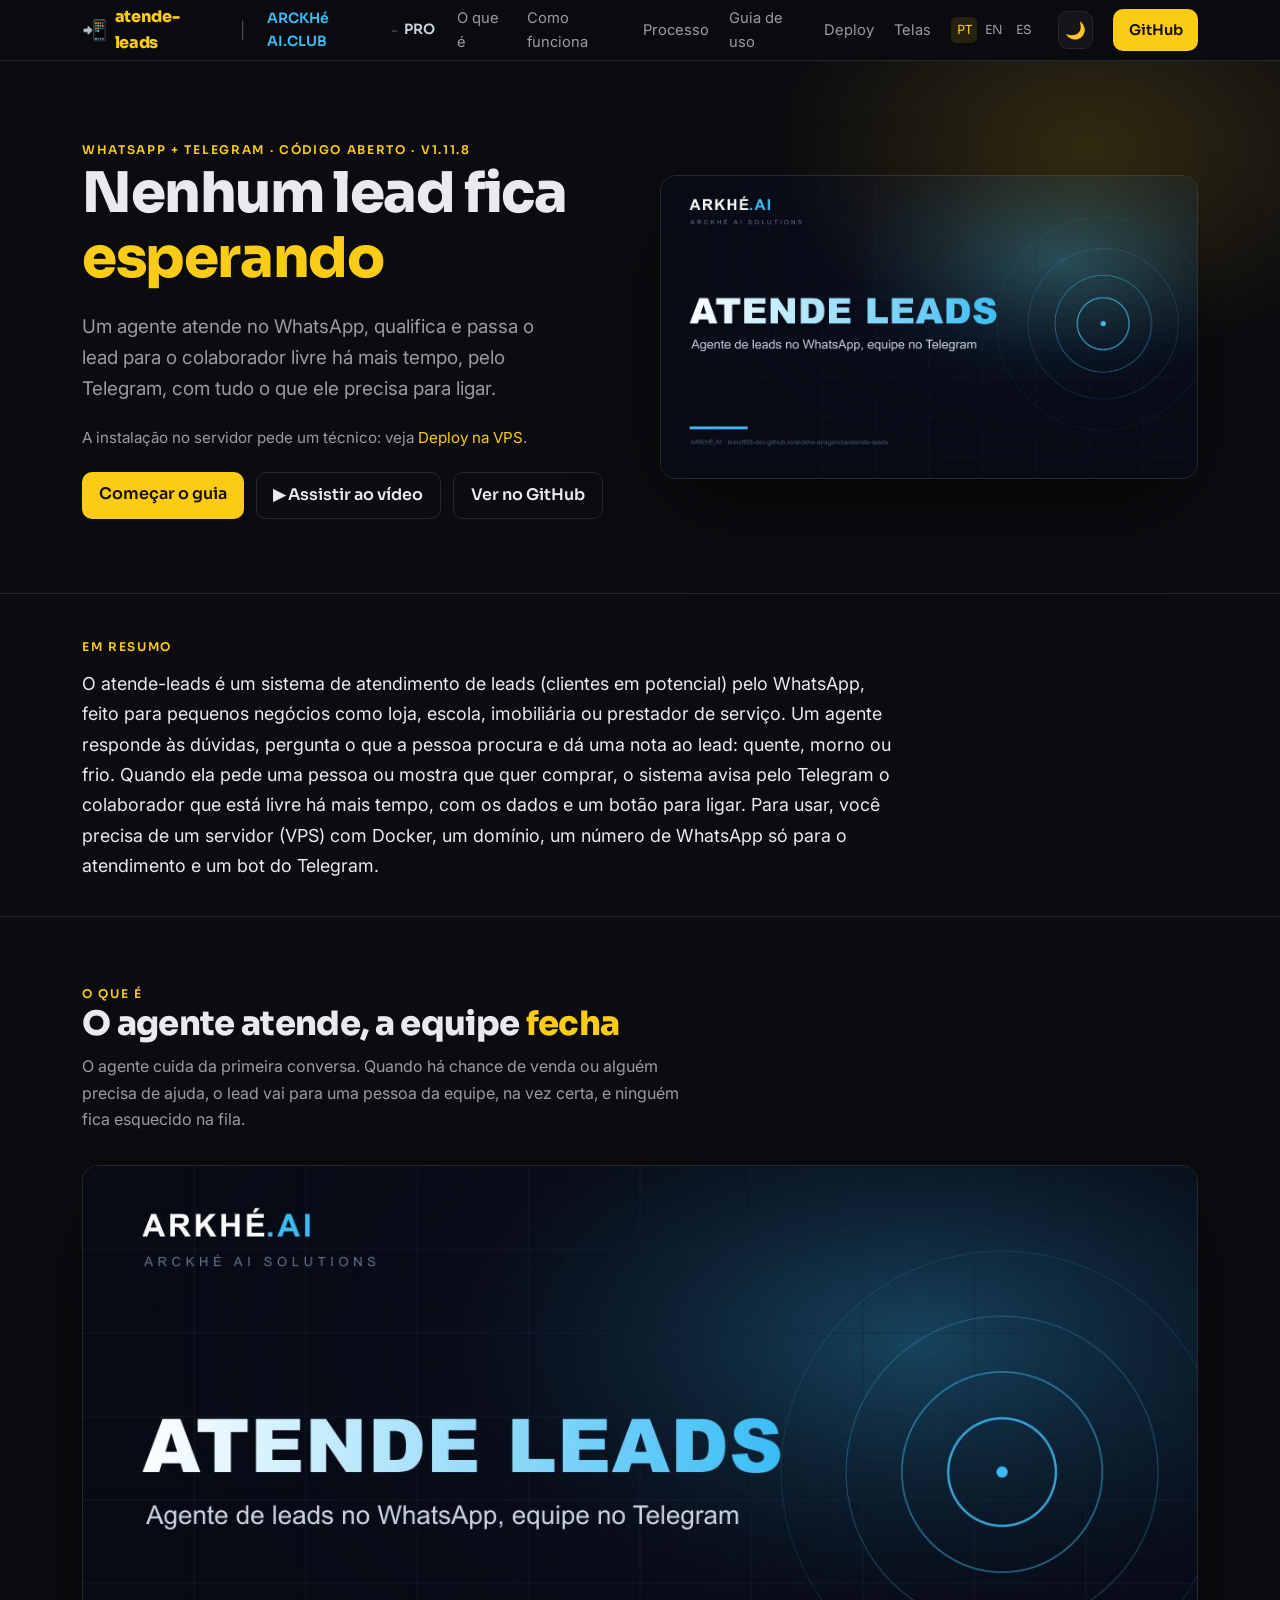
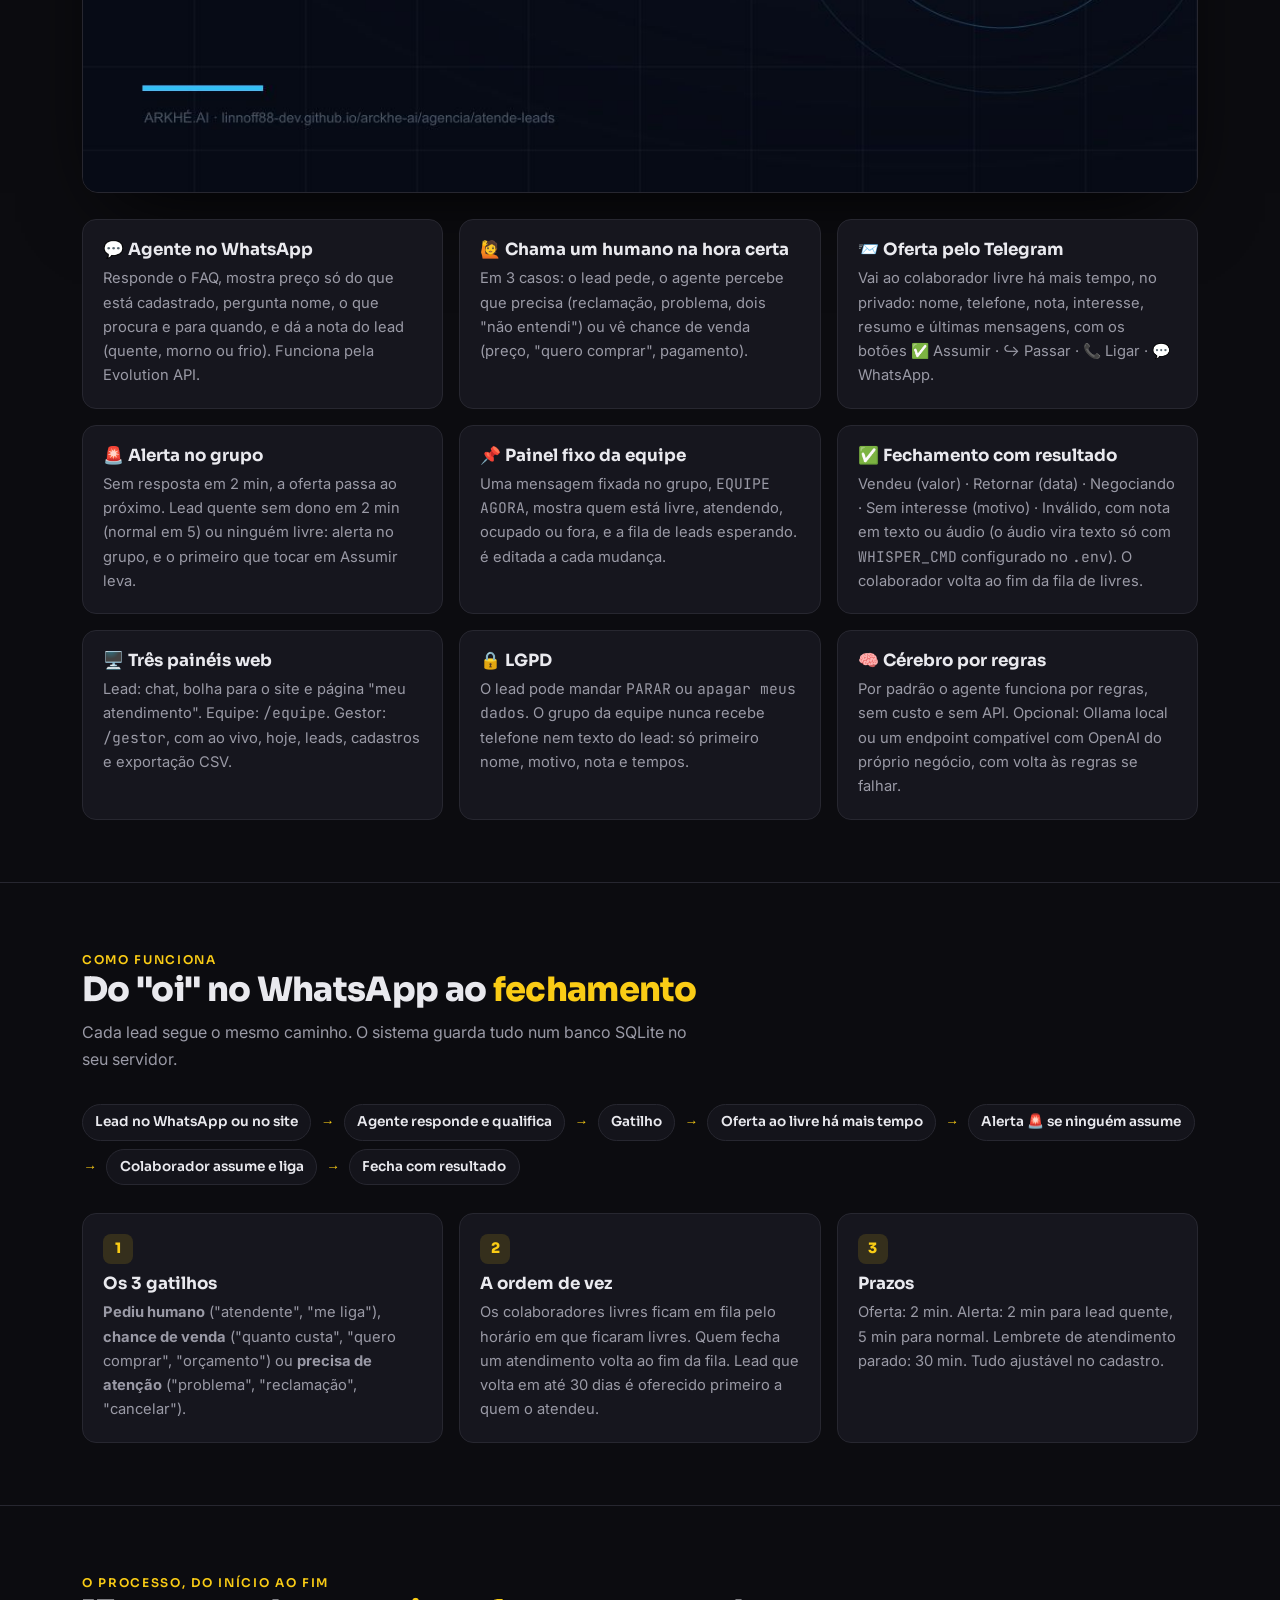
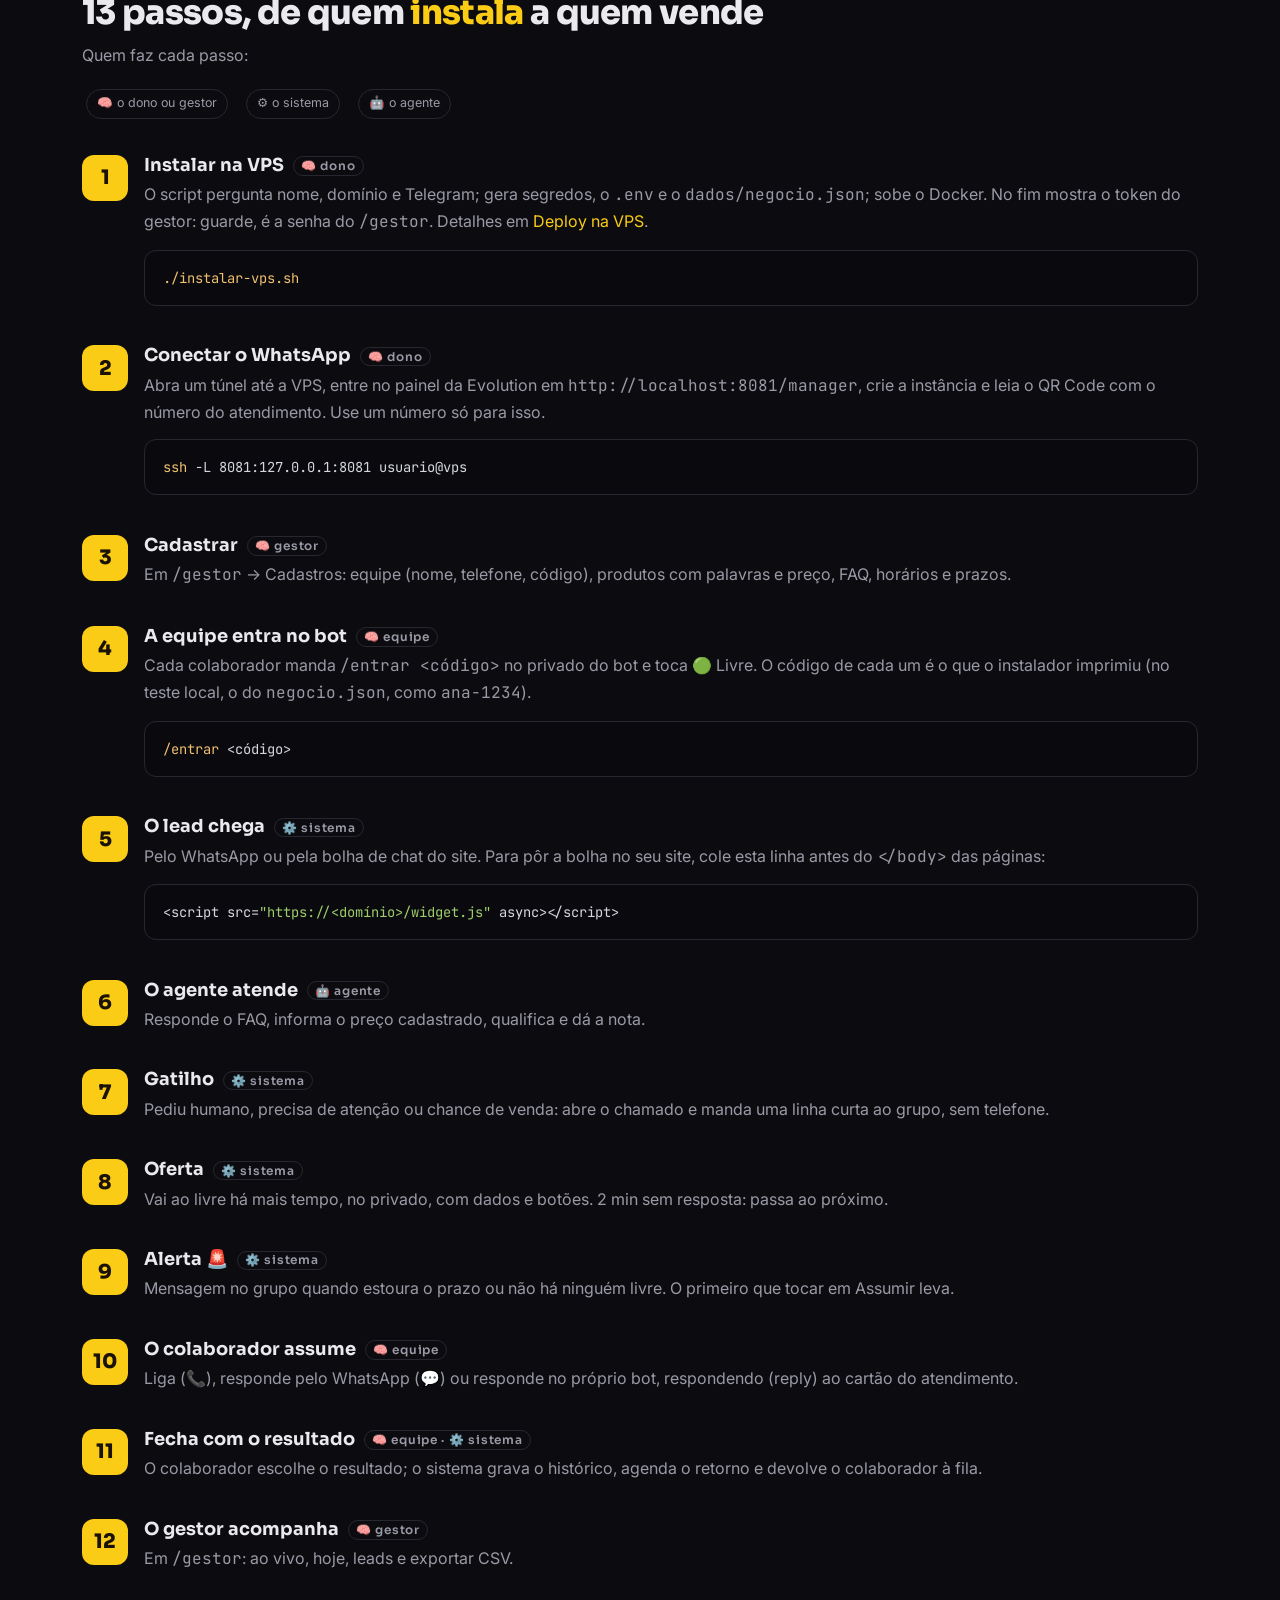
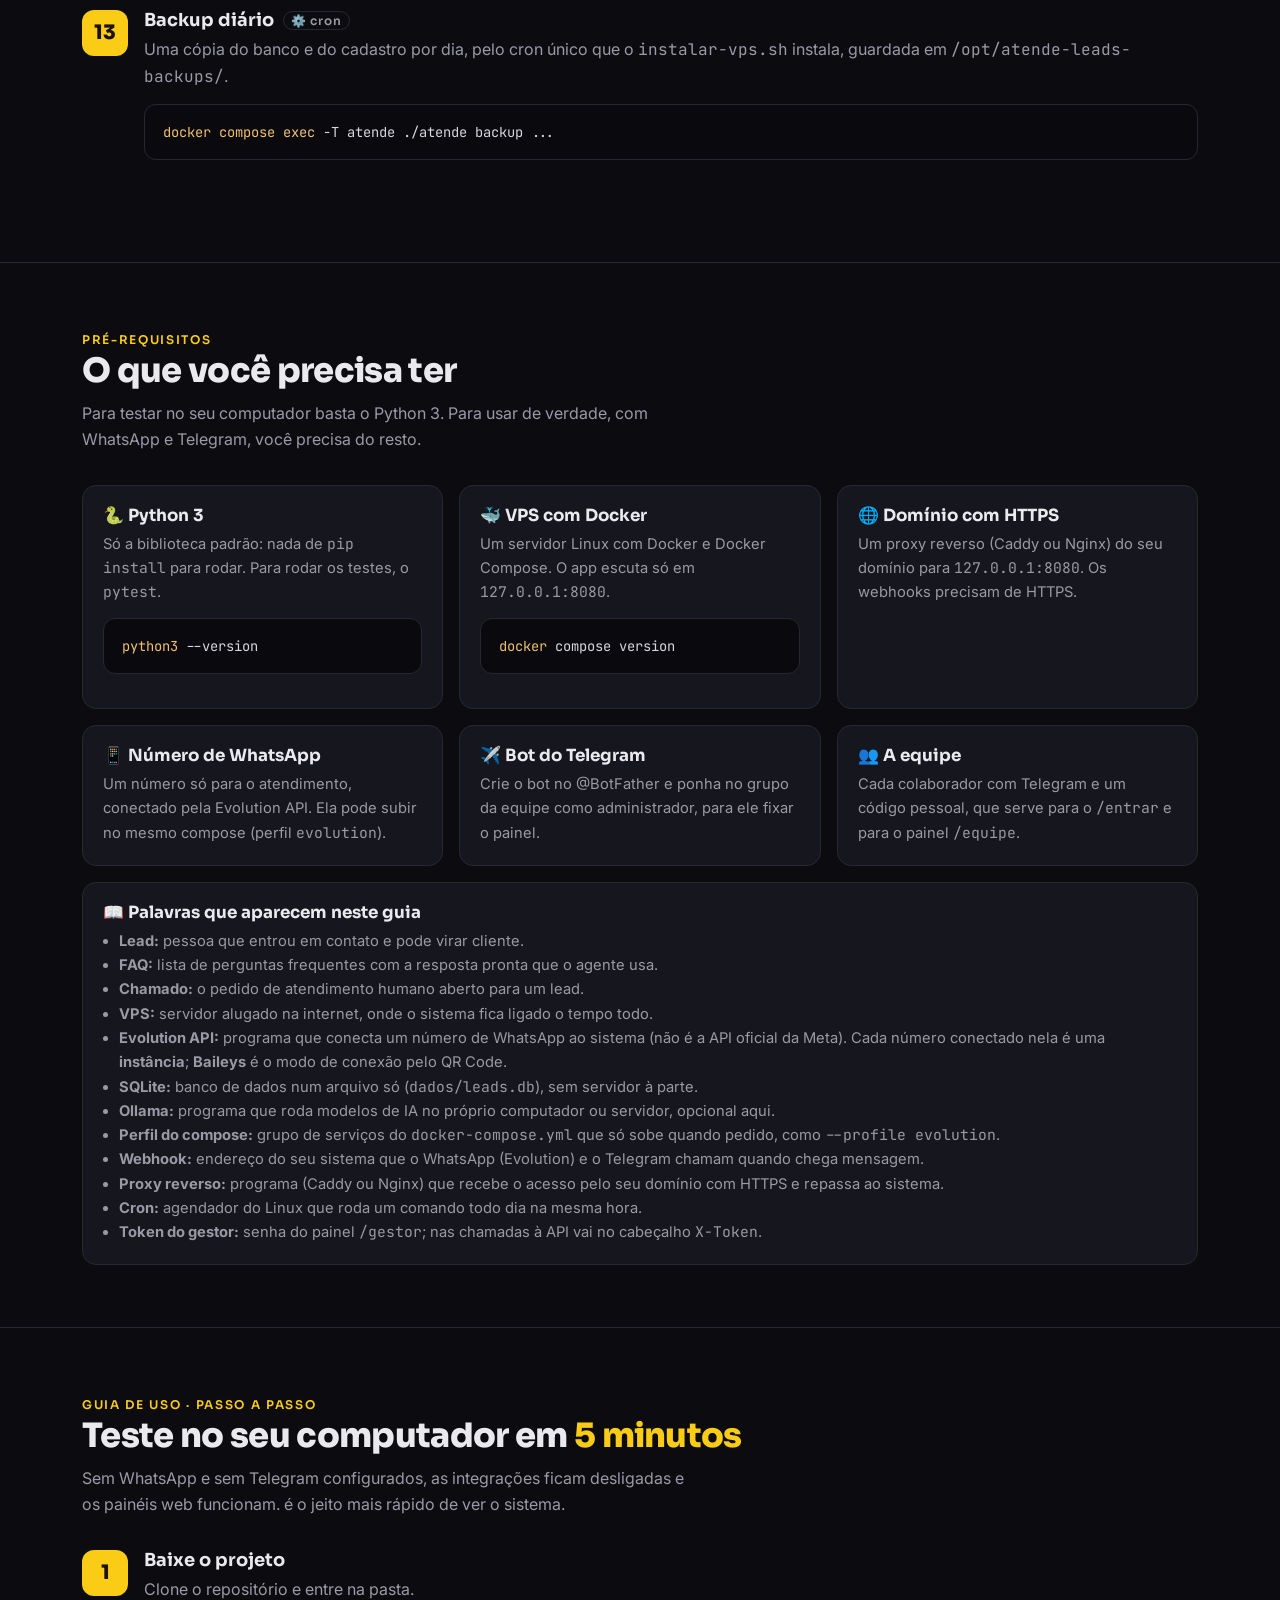
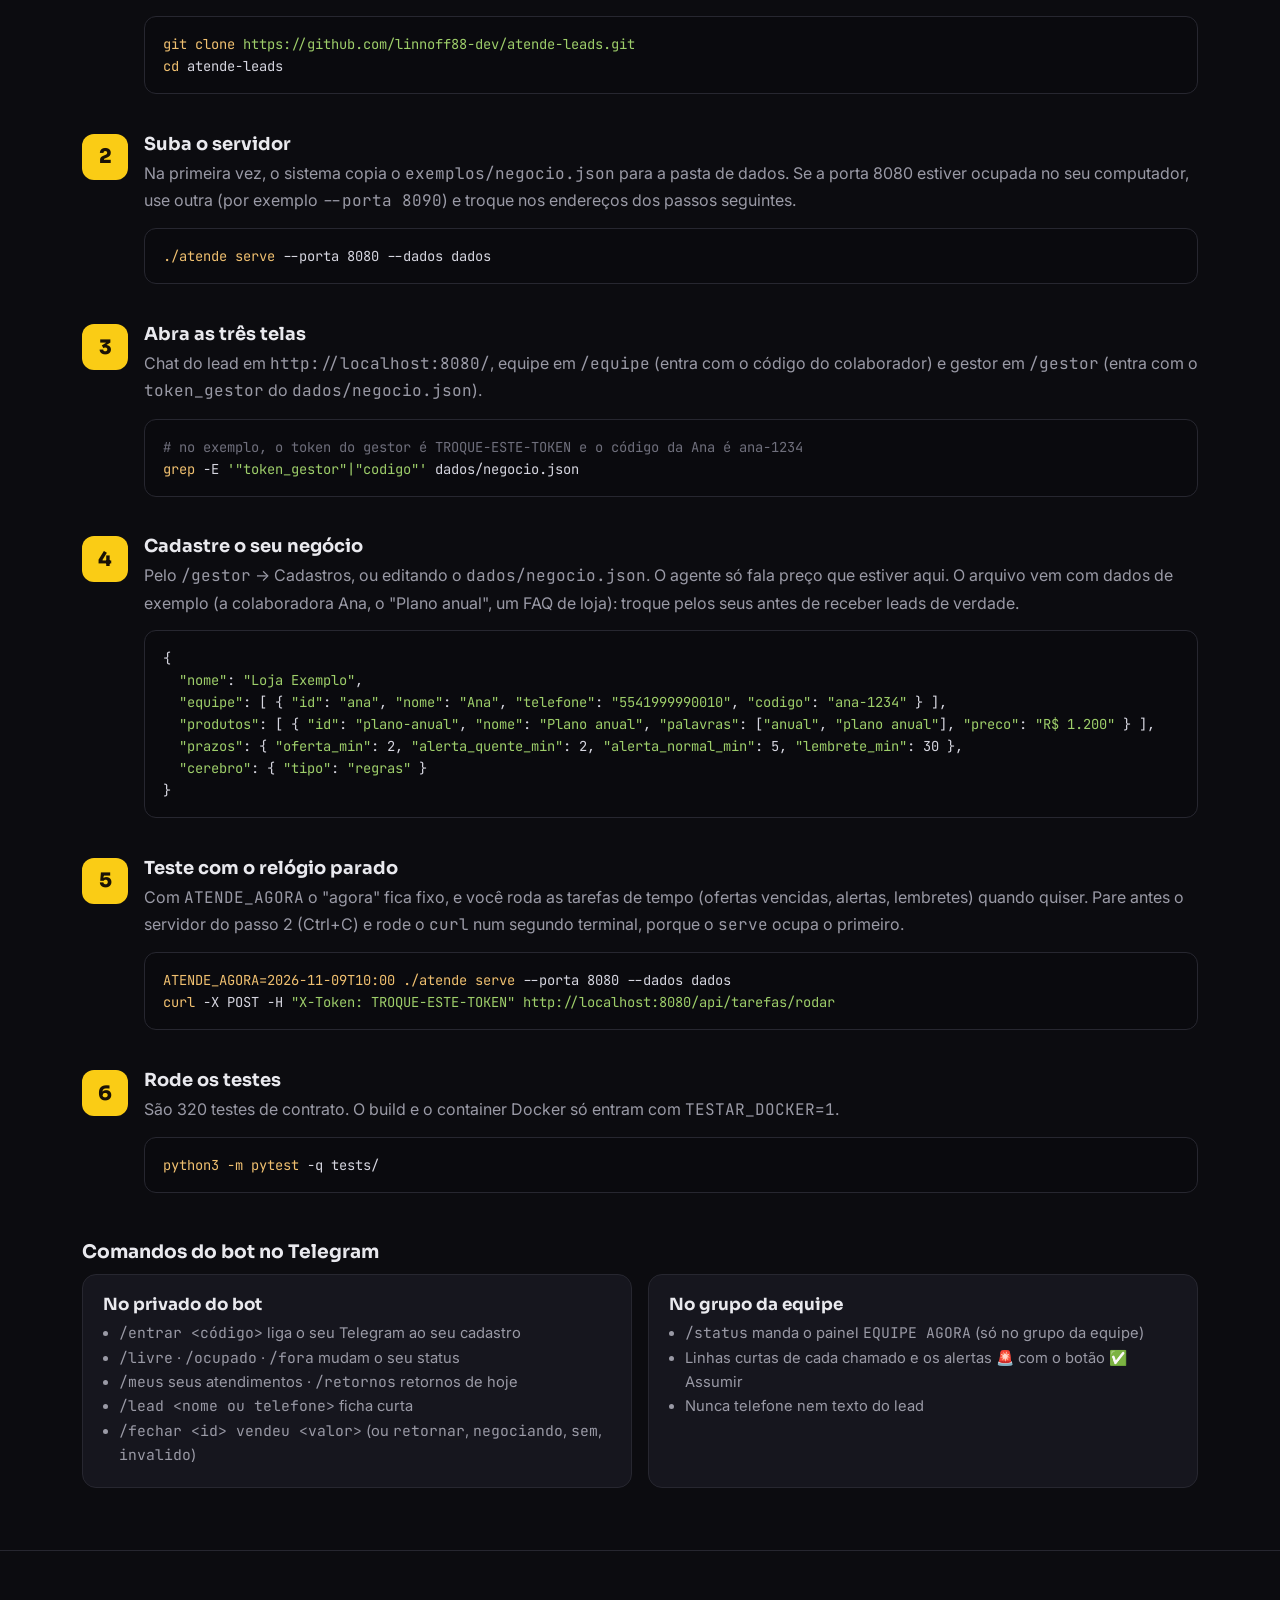
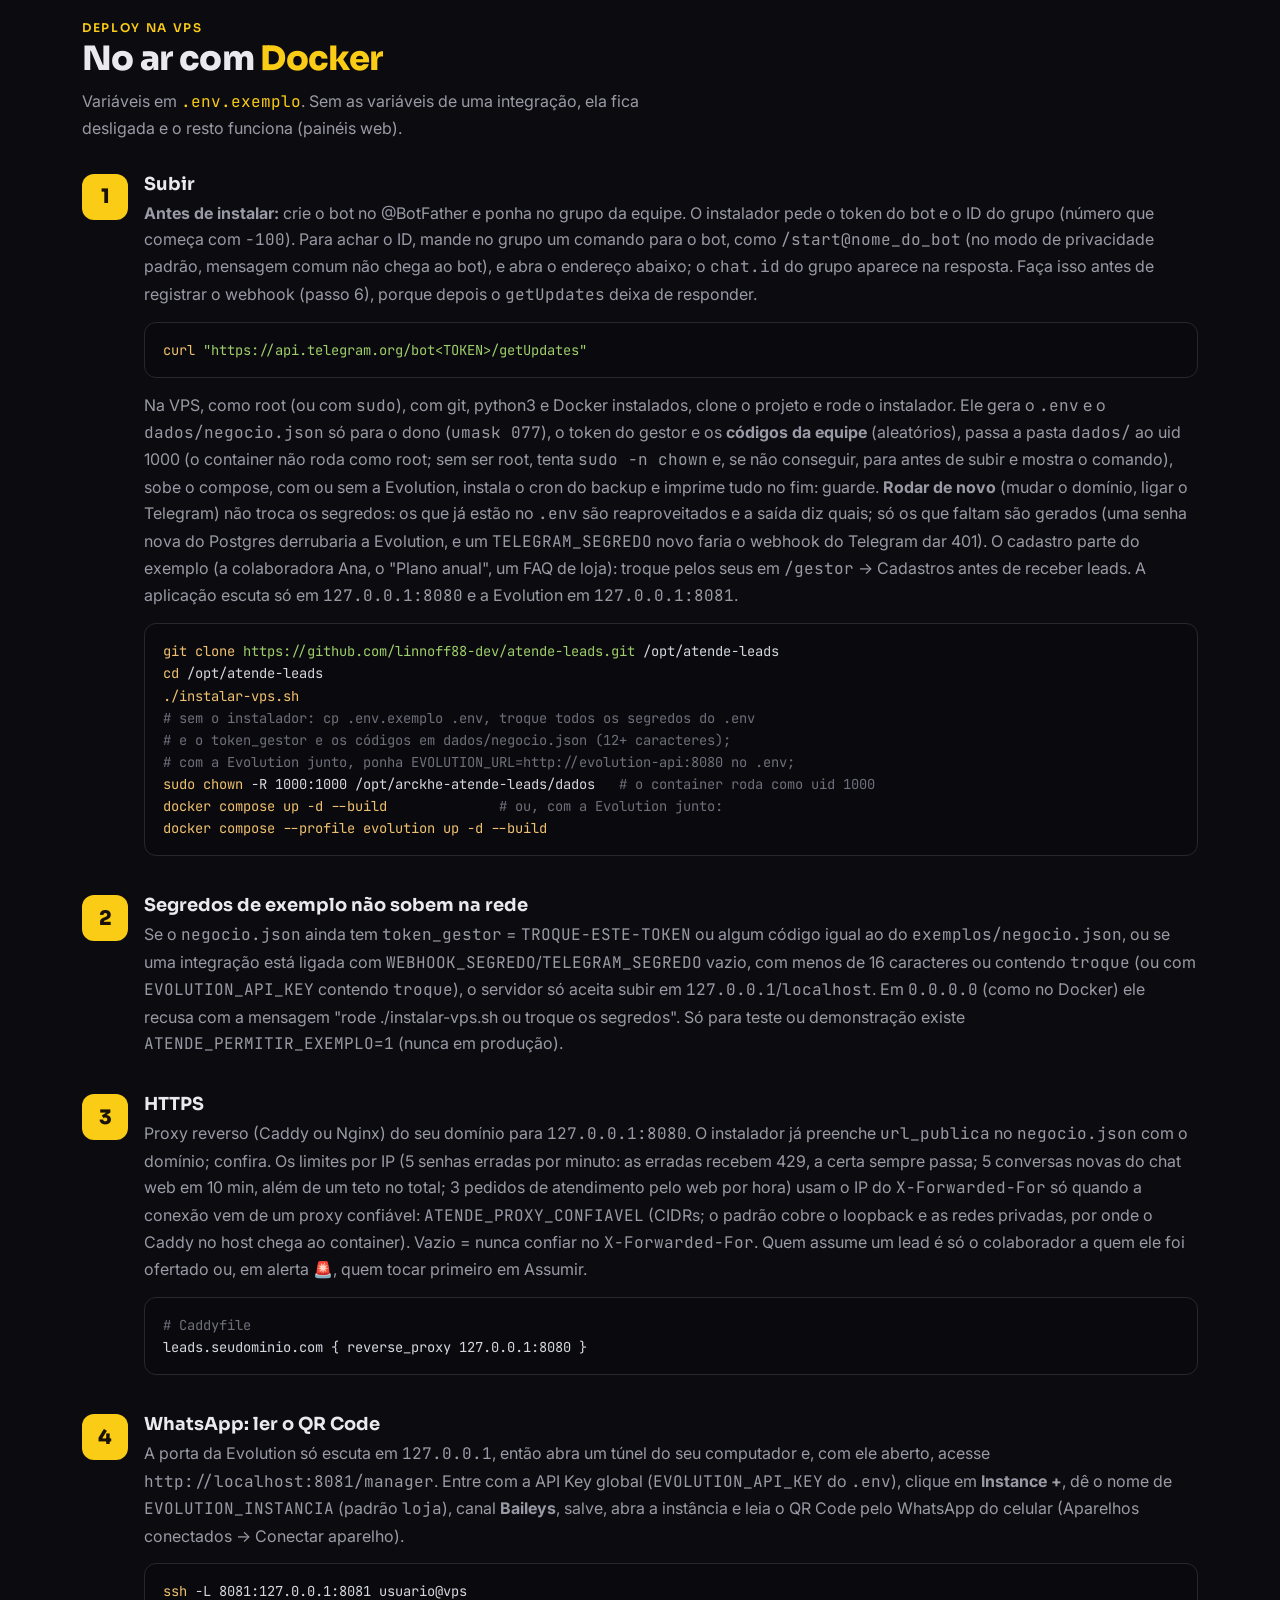
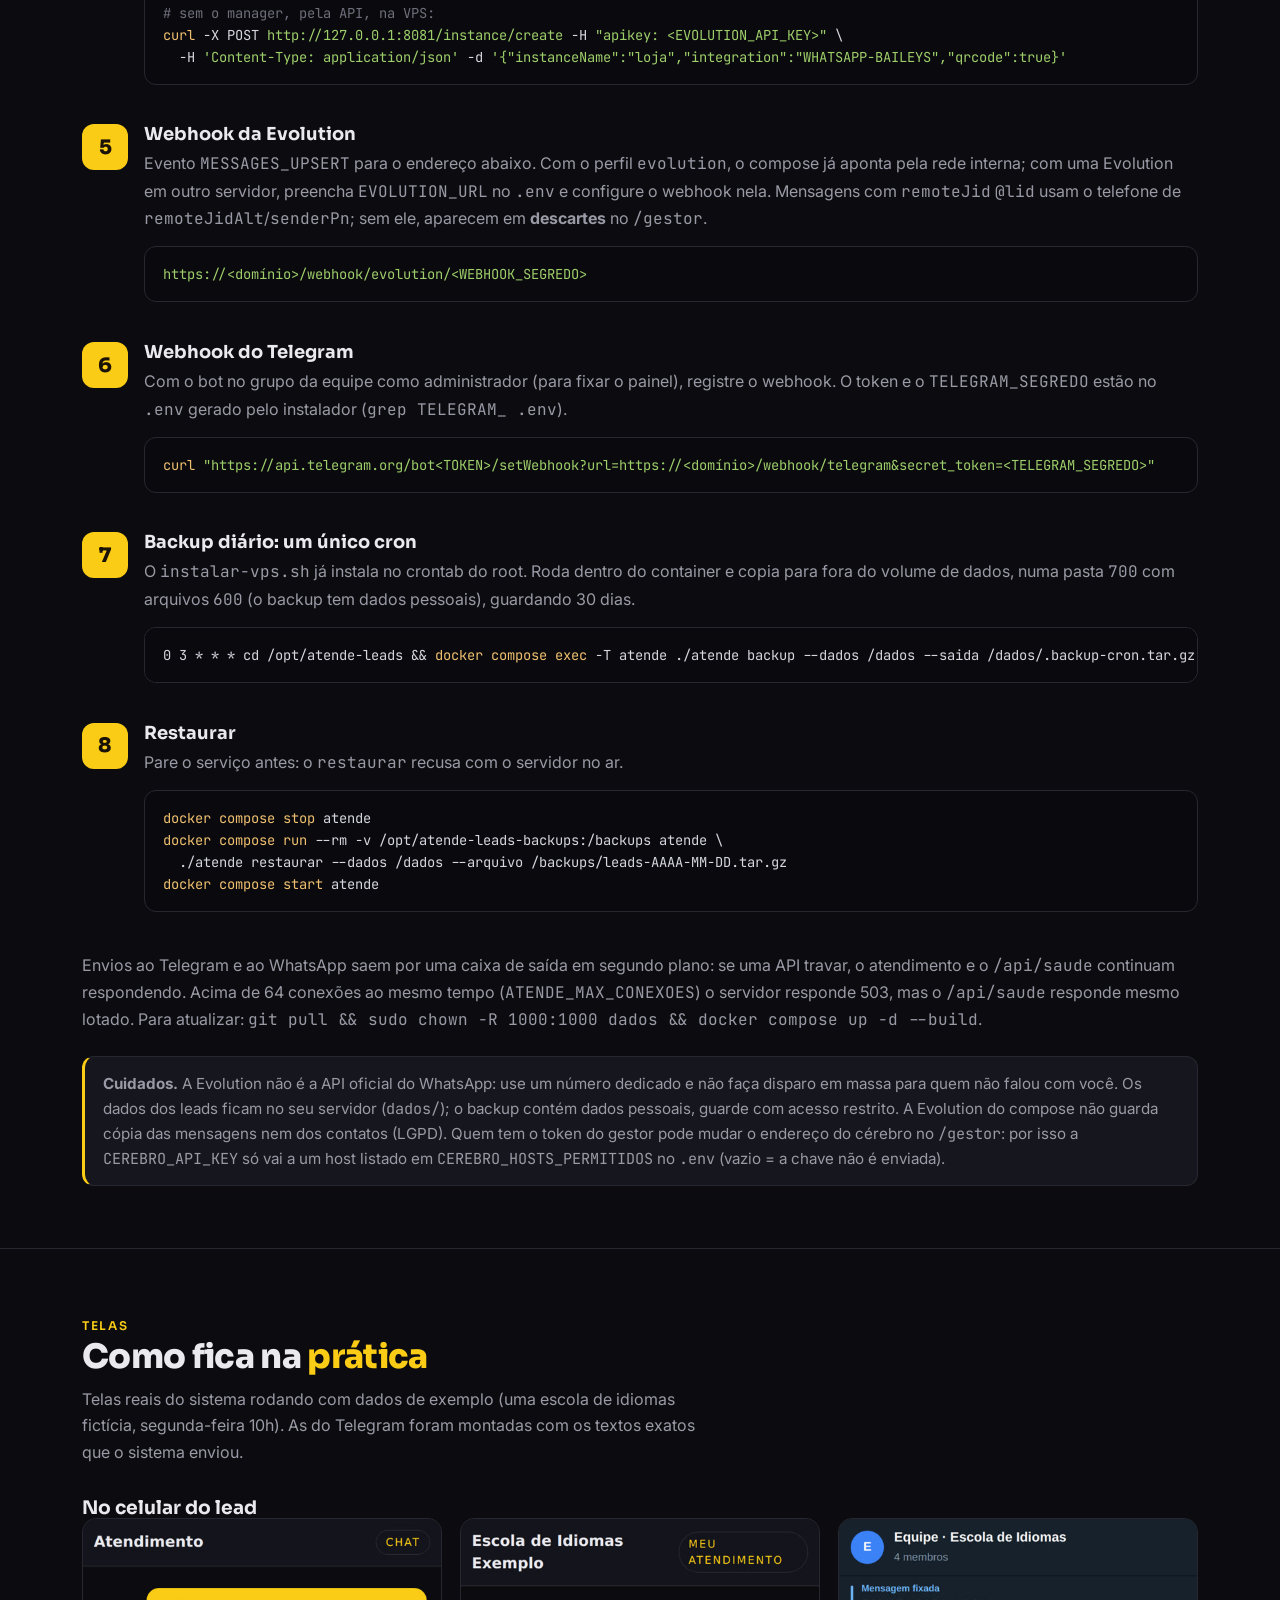
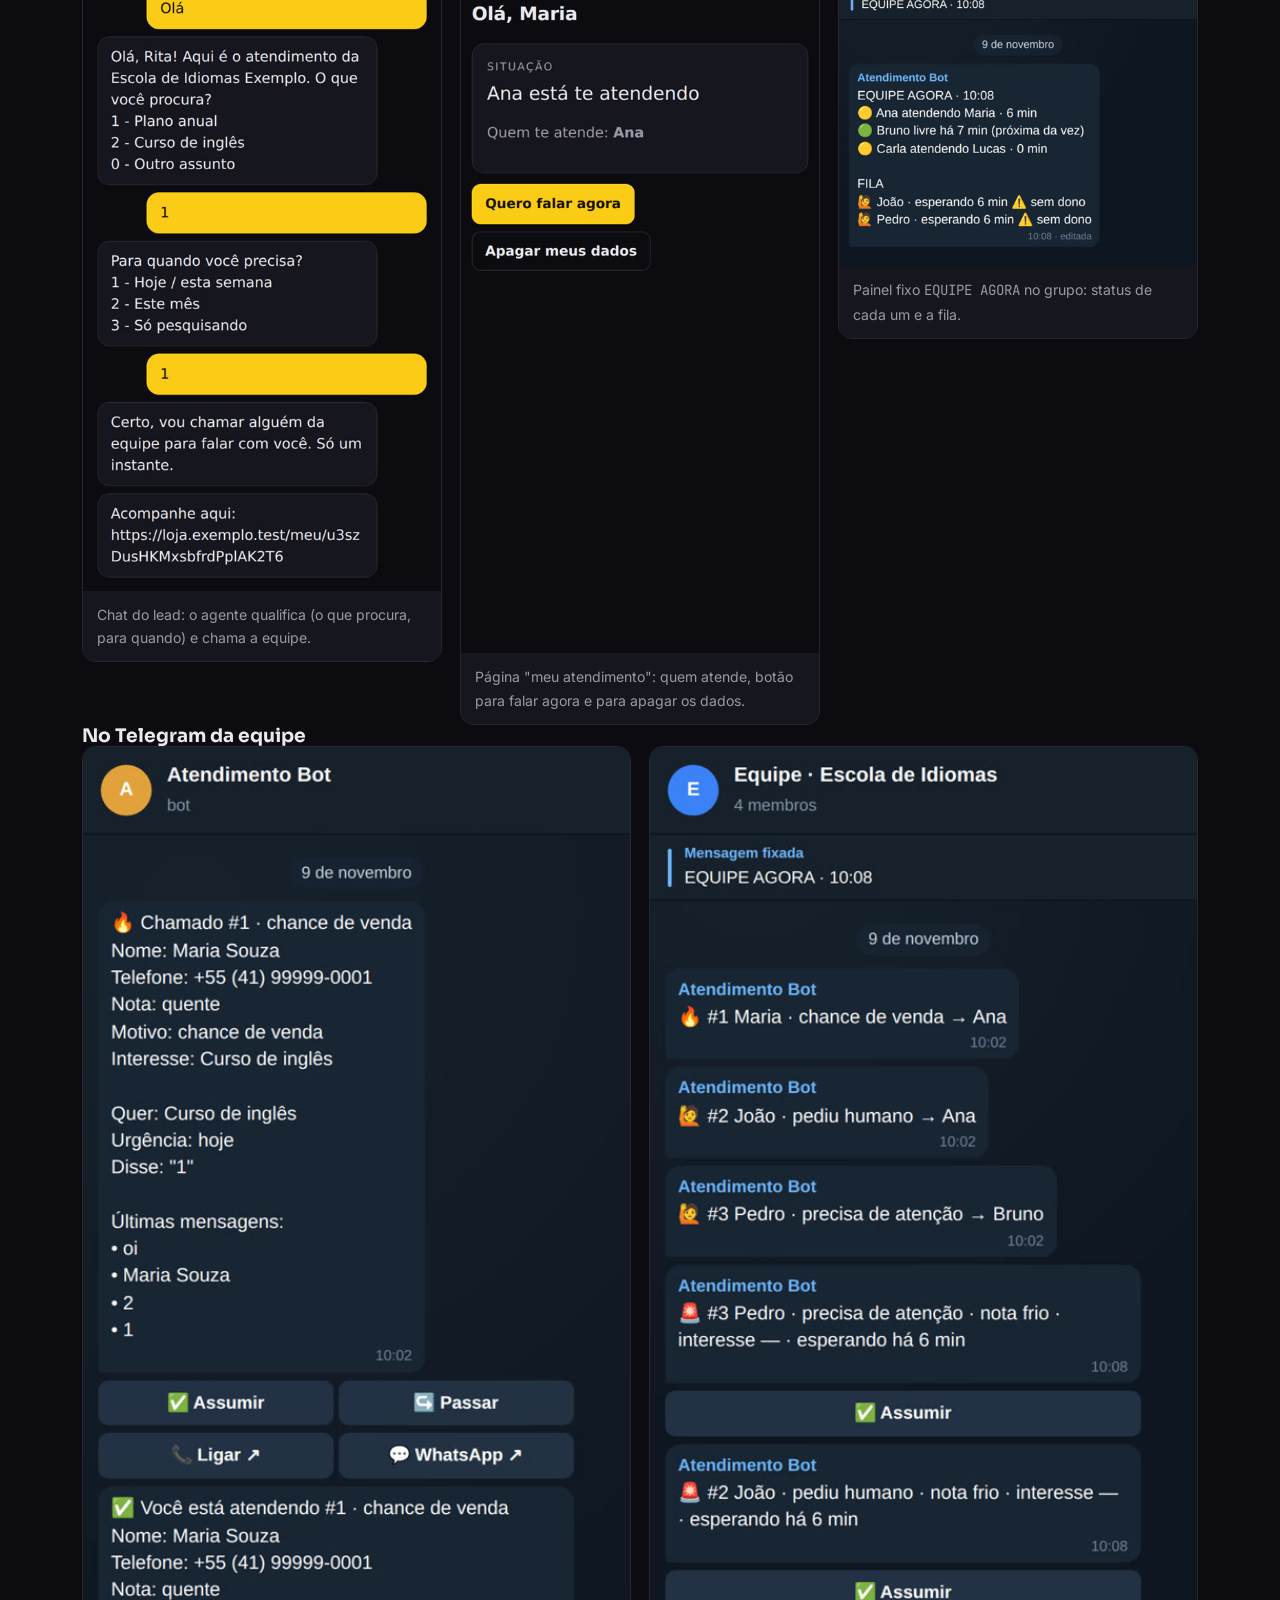
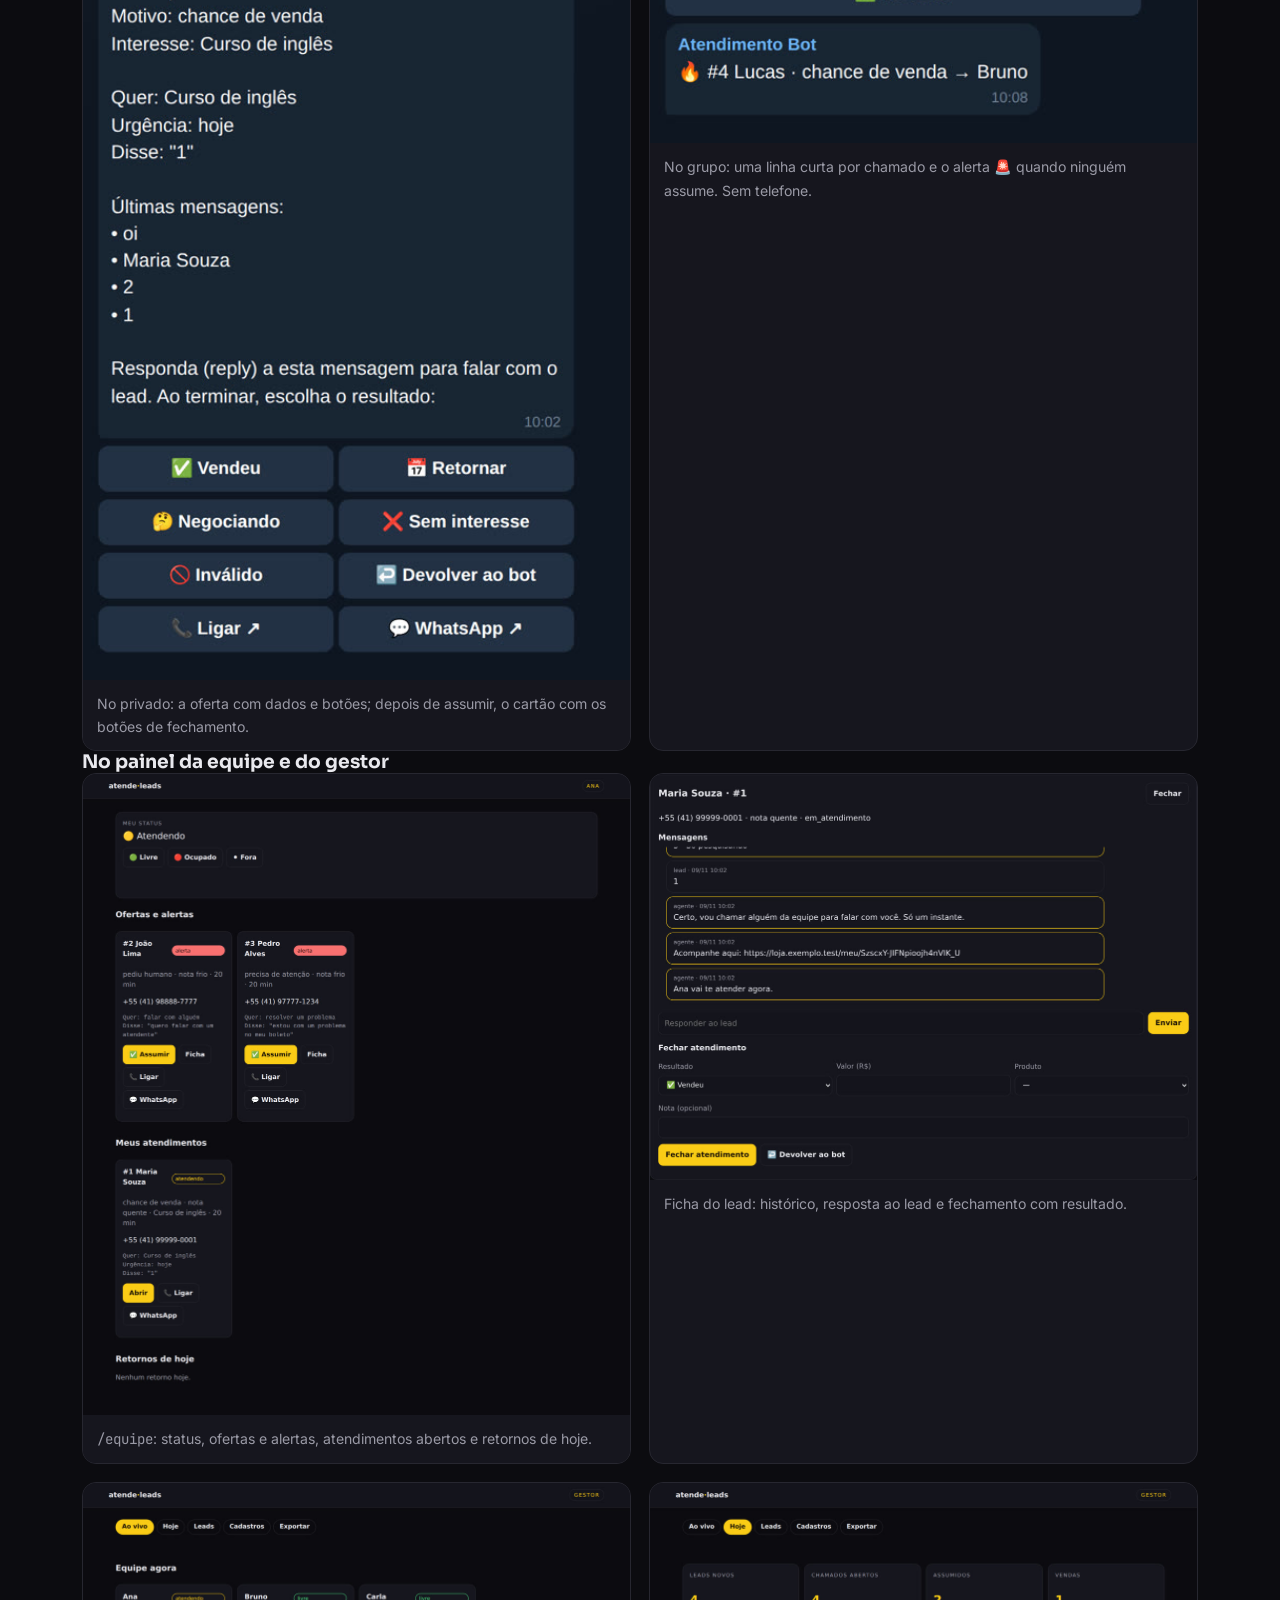
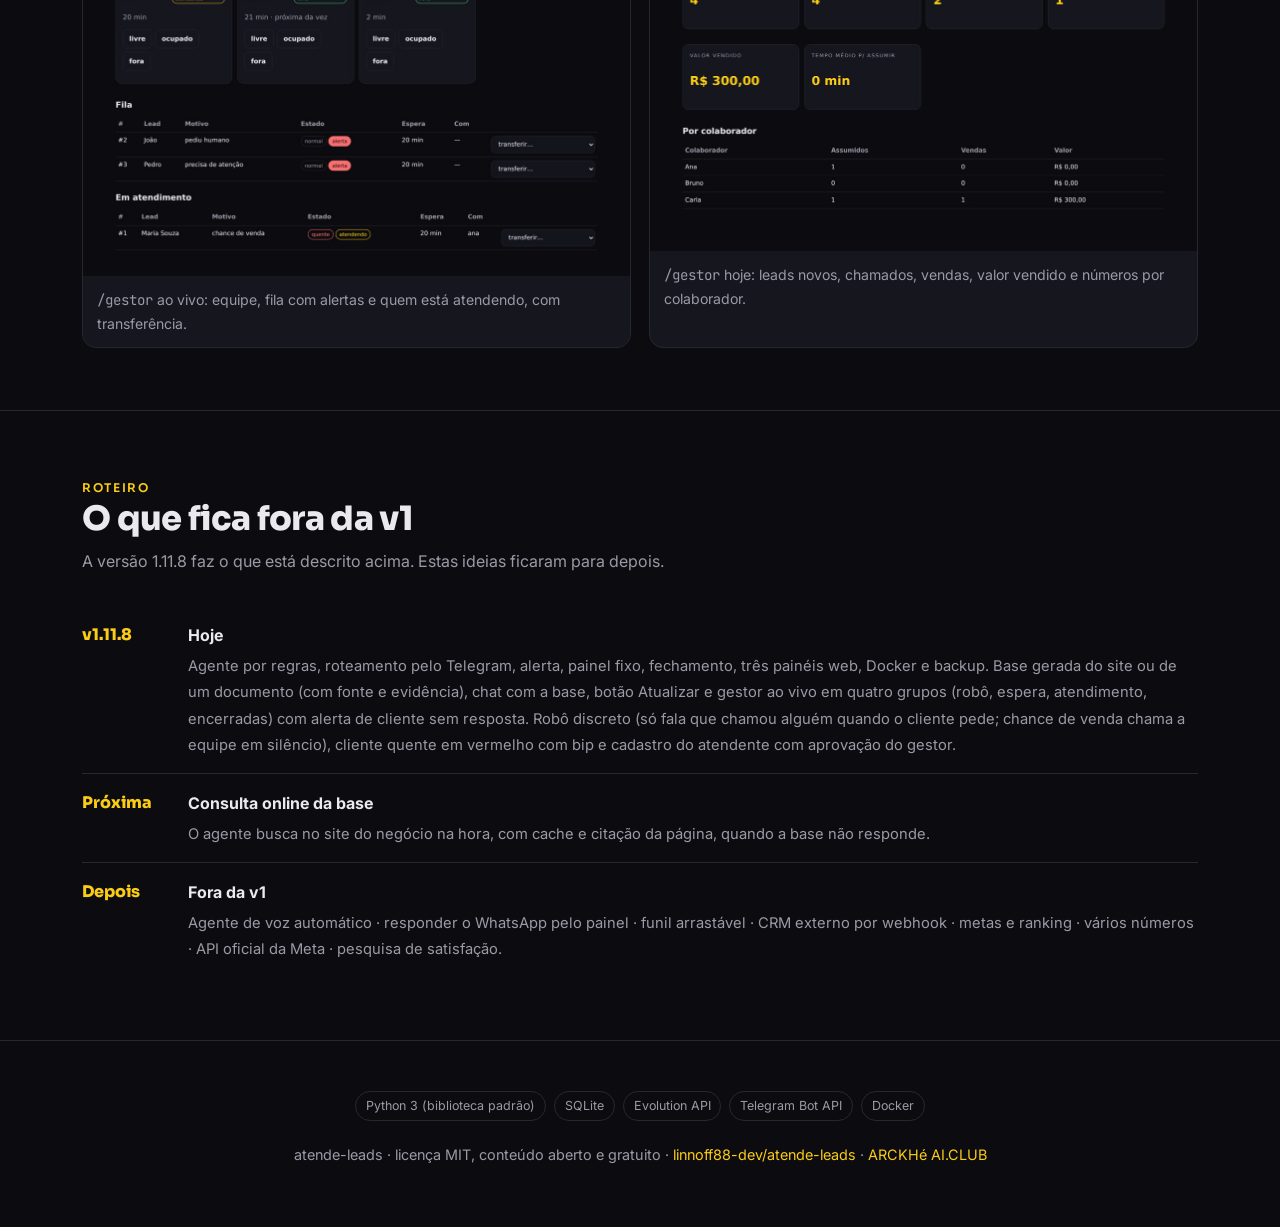
<file: guia/index.html>
<!DOCTYPE html>
<html lang="pt-BR">
<head>
<link rel="icon" href="/capa/favicon.ico" type="image/x-icon">
<meta charset="utf-8">
<meta name="viewport" content="width=device-width, initial-scale=1">
<title>atende-leads — o lead do WhatsApp na mão do colaborador livre</title>
<meta name="description" content="Agente de leads no WhatsApp que responde, qualifica, dá nota e passa o lead ao colaborador livre há mais tempo pelo Telegram, com botões para assumir e ligar. Código aberto, Docker para VPS.">
<link rel="alternate" hreflang="pt-BR" href="https://linnoff88-dev.github.io/arckhe-atende-leads/guia/">
<link rel="alternate" hreflang="en" href="https://linnoff88-dev.github.io/arckhe-atende-leads/guia/en/">
<link rel="alternate" hreflang="es" href="https://linnoff88-dev.github.io/arckhe-atende-leads/guia/es/">
<link rel="preconnect" href="https://fonts.googleapis.com">
<link rel="preconnect" href="https://fonts.gstatic.com" crossorigin>
<link href="https://fonts.googleapis.com/css2?family=Sora:wght@400;600;800&family=Inter:wght@400;500;600&family=JetBrains+Mono:wght@400;600&display=swap" rel="stylesheet">
<style>
  :root{
    --bg:#0c0c10; --bg2:#14141b; --card:#16161e; --line:#272730;
    --txt:#e9e9ee; --mut:#9a9aa6; --amb:#FACC15; --amb2:#f0c070; --sky:#38bdf8; --pro:#cbd5e1;
    color-scheme:dark;
  }
  body.light{
    --bg:#f6f7f9; --bg2:#eceef2; --card:#ffffff; --line:#e1e3ea;
    --txt:#1a1a22; --mut:#5b5b68; --amb:#a16207; --amb2:#a16207; --sky:#0369a1; --pro:#b45309;
    color-scheme:light;
  }
  body.light .hero .glow{opacity:.5}
  body.light pre{background:#0e0e14;color:#d6d6e0}
  body.light pre .c{color:#8a8a98}
  body.light pre .k{color:#f0c070}
  body.light .btn{background:#FACC15}
  body.light .step .b{background:#FACC15}
  *{box-sizing:border-box}
  html{scroll-behavior:smooth}
  body{margin:0;background:var(--bg);color:var(--txt);font:16px/1.65 Inter,system-ui,sans-serif;-webkit-font-smoothing:antialiased}
  h1,h2,h3{font-family:Sora,sans-serif;line-height:1.15;margin:0}
  a{color:var(--amb);text-decoration:none}
  code,pre{font-family:"JetBrains Mono",monospace}
  .wrap{max-width:1160px;margin:0 auto;padding:0 22px}
  .mut{color:var(--mut)} .amb{color:var(--amb)}
  .chip{display:inline-block;font-size:.75rem;letter-spacing:.14em;text-transform:uppercase;color:var(--amb);font-weight:600;font-family:Sora}
  nav{position:sticky;top:0;z-index:30;backdrop-filter:blur(12px);background:rgba(12,12,16,.78);border-bottom:1px solid var(--line)}
  body.light nav{background:rgba(246,247,249,.85)}
  nav .wrap{display:flex;align-items:center;gap:22px;height:60px}
  nav .brand{display:flex;align-items:center;gap:8px;font-family:Sora;font-weight:800;letter-spacing:-.02em;color:var(--amb)}
  nav .brand .emoji{font-size:1.25rem}
  nav .sep{color:var(--mut);opacity:.45}
  nav .arckhe{color:var(--sky);font-weight:600;font-size:.88rem;font-family:Sora}
  nav .arckhe:hover{filter:brightness(1.15)}
  nav .pro{color:var(--pro);font-weight:600;font-size:.88rem;font-family:Sora}
  nav .pro:hover{filter:brightness(1.15)}
  nav .clubpro{display:inline-flex;align-items:center;gap:6px}
  nav .links{margin-left:auto;display:flex;align-items:center;gap:20px;font-size:.92rem}
  nav .links a.sec{color:var(--mut)} nav .links a.sec:hover{color:var(--txt)}
  .lang{display:inline-flex;gap:2px;font-family:Sora;font-size:.78rem}
  .lang a{color:var(--mut);padding:.2em .45em;border-radius:6px} .lang a.on{color:var(--amb);background:rgba(250,204,21,.12)}
  .tgl{background:var(--bg2);border:1px solid var(--line);color:var(--txt);width:38px;height:38px;border-radius:10px;cursor:pointer;display:inline-flex;align-items:center;justify-content:center;font-size:1.05rem}
  .tgl:hover{border-color:var(--amb)}
  .btn{display:inline-block;background:var(--amb);color:#1a1206;font-weight:600;padding:.6em 1.05em;border-radius:10px;font-family:Sora}
  .btn.ghost{background:transparent;color:var(--txt);border:1px solid var(--line)}
  @media(max-width:900px){nav .links a.sec{display:none}}
  @media(max-width:520px){nav .wrap{gap:8px;padding:8px 14px;height:auto;flex-wrap:wrap} nav .links{gap:8px;margin-left:0;width:100%;justify-content:space-between} nav .btn{padding:.45em .7em;font-size:.82rem} .tgl{width:34px;height:34px}}
  .hero{position:relative;overflow:hidden;border-bottom:1px solid var(--line)}
  .hero .glow{position:absolute;inset:-40% -20% auto auto;width:70%;height:600px;background:radial-gradient(closest-side,rgba(250,204,21,.16),transparent 70%);pointer-events:none}
  .hero .wrap{display:grid;grid-template-columns:1fr 1fr;gap:40px;align-items:center;padding:74px 22px}
  .hero h1{font-size:clamp(2.2rem,5vw,3.5rem);font-weight:800;letter-spacing:-.025em}
  .hero p.lead{font-size:1.18rem;color:var(--mut);margin:1.1em 0 1.6em;max-width:38ch}
  .hero .cta{display:flex;gap:12px;flex-wrap:wrap}
  .hero figure{margin:0;border-radius:16px;overflow:hidden;border:1px solid var(--line);box-shadow:0 30px 80px -30px #000}
  .hero figure img{width:100%;height:auto;display:block}
  .resumo{padding:38px 0 34px;border-bottom:1px solid var(--line)}
  .resumo p{font-size:1.12rem;line-height:1.7;max-width:74ch;margin:.55em 0 0}
  @media(max-width:780px){.hero .wrap{grid-template-columns:1fr;padding:48px 22px}}
  section{padding:62px 0;border-bottom:1px solid var(--line)}
  section h2{font-size:clamp(1.5rem,3.4vw,2.1rem);font-weight:800;letter-spacing:-.02em}
  section .sub{color:var(--mut);margin:.6em 0 2em;max-width:62ch}
  .grid{display:grid;gap:16px}
  .g3{grid-template-columns:repeat(3,1fr)} .g4{grid-template-columns:repeat(4,1fr)} .g2{grid-template-columns:repeat(2,1fr)}
  @media(max-width:820px){.g3,.g4{grid-template-columns:1fr 1fr}}
  @media(max-width:540px){.g2,.g3,.g4{grid-template-columns:1fr}}
  .card{background:var(--card);border:1px solid var(--line);border-radius:14px;padding:20px}
  .card h3{font-size:1.05rem;margin-bottom:.4em}
  .card p{color:var(--mut);font-size:.92rem;margin:0}
  .card ul{color:var(--mut);font-size:.92rem;margin:.4em 0 0;padding-left:1.1em}
  .num{display:inline-flex;width:30px;height:30px;align-items:center;justify-content:center;border-radius:8px;background:rgba(250,204,21,.14);color:var(--amb);font-family:Sora;font-weight:800;font-size:.9rem;margin-bottom:.7em}
  .flow{display:flex;flex-wrap:wrap;gap:8px;align-items:center;margin-top:10px}
  .flow span{background:var(--bg2);border:1px solid var(--line);border-radius:999px;padding:.45em .9em;font-size:.85rem;font-family:Sora;font-weight:600}
  .flow .arr{color:var(--amb);border:none;background:none;padding:0 .1em}
  pre{background:#0a0a0e;border:1px solid var(--line);border-radius:12px;padding:16px 18px;overflow:auto;font-size:.86rem;line-height:1.6;color:#d6d6e0}
  pre .c{color:#6f6f7c} pre .k{color:var(--amb2)} pre .s{color:#9ece6a}
  .step{display:grid;grid-template-columns:46px minmax(0,1fr);gap:16px;margin-bottom:26px}
  .step>div,.card{min-width:0}
  p code,li code,td code{overflow-wrap:anywhere}
  .step .b{width:46px;height:46px;border-radius:12px;background:var(--amb);color:#1a1206;font-family:Sora;font-weight:800;font-size:1.25rem;display:flex;align-items:center;justify-content:center}
  .step h3{font-size:1.12rem;margin-bottom:.3em}
  .step p{color:var(--mut);margin:.2em 0 .7em}
  .who{display:inline-block;font-size:.75rem;font-family:Sora;font-weight:600;letter-spacing:.06em;border:1px solid var(--line);border-radius:999px;padding:.15em .6em;margin-left:.4em;color:var(--mut);vertical-align:middle}
  .legenda{display:flex;flex-wrap:wrap;gap:10px;margin:-1em 0 2em}
  .ex{display:grid;grid-template-columns:1fr 1fr;gap:18px}
  .ex.cel{grid-template-columns:repeat(3,1fr);align-items:start}
  @media(max-width:820px){.ex.cel{grid-template-columns:1fr 1fr}}
  @media(max-width:680px){.ex,.ex.cel{grid-template-columns:1fr}}
  .ex figure{margin:0;border-radius:14px;overflow:hidden;border:1px solid var(--line);background:var(--card)}
  .ex figure img{width:100%;height:auto;display:block}
  .ex figcaption{padding:12px 14px;font-size:.88rem;color:var(--mut);background:var(--card)}
  .ex h3{font-size:1.05rem;margin:28px 0 12px}
  .phase{display:flex;gap:14px;padding:16px 0;border-bottom:1px solid var(--line)}
  .phase:last-child{border:none}
  .phase .tag{flex:0 0 92px;font-family:Sora;font-weight:800;color:var(--amb)}
  .phase .d strong{display:block;margin-bottom:.2em}
  .phase .d span{color:var(--mut);font-size:.92rem}
  .aviso{background:var(--card);border:1px solid var(--line);border-left:3px solid var(--amb);border-radius:12px;padding:14px 18px;color:var(--mut);font-size:.95rem}
  footer{padding:46px 0;text-align:center;color:var(--mut);font-size:.9rem}
  .pill{display:inline-block;border:1px solid var(--line);border-radius:999px;padding:.3em .8em;font-size:.78rem;color:var(--mut);margin:4px}
</style>
</head>
<body>

<nav><div class="wrap">
  <a class="brand" href="#top"><span class="emoji">📲</span> atende-leads</a>
  <span class="sep">|</span>
  <span class="clubpro">
    <a class="arckhe" href="https://linnoff88-dev.github.io" target="_blank" rel="noopener">ARCKHé AI.CLUB</a>
    <span class="sep">-</span>
    <a class="pro" href="https://arckhe.pro" target="_blank" rel="noopener">PRO</a>
  </span>
  <div class="links">
    <a class="sec" href="#oque">O que é</a>
    <a class="sec" href="#fluxo">Como funciona</a>
    <a class="sec" href="#processo">Processo</a>
    <a class="sec" href="#guia">Guia de uso</a>
    <a class="sec" href="#deploy">Deploy</a>
    <a class="sec" href="#exemplos">Telas</a>
    <span class="lang"><a class="on" href="./">PT</a><a href="en/">EN</a><a href="es/">ES</a></span>
    <button class="tgl" id="themeToggle" aria-label="Alternar tema" title="Alternar tema">🌙</button>
    <a class="btn" href="https://github.com/linnoff88-dev/atende-leads" target="_blank" rel="noopener">GitHub</a>
  </div>
</div></nav>

<header class="hero" id="top">
  <div class="glow"></div>
  <div class="wrap">
    <div>
      <span class="chip">WhatsApp + Telegram · código aberto · v1.11.8</span>
      <h1>Nenhum lead fica <span class="amb">esperando</span></h1>
      <p class="lead">Um agente atende no WhatsApp, qualifica e passa o lead para o colaborador livre há mais tempo, pelo Telegram, com tudo o que ele precisa para ligar.</p>
      <p class="mut" style="margin:-.6em 0 1.4em;font-size:.95rem">A instalação no servidor pede um técnico: veja <a href="#deploy">Deploy na VPS</a>.</p>
      <div class="cta">
        <a class="btn" href="#guia">Começar o guia</a>
        <a class="btn ghost" href="../videos/">▶ Assistir ao vídeo</a>
        <a class="btn ghost" href="https://github.com/linnoff88-dev/atende-leads" target="_blank" rel="noopener">Ver no GitHub</a>
      </div>
    </div>
    <figure><img src="assets/banner.jpg" alt="Banner do atende-leads: nenhum lead esperando, o agente atende no WhatsApp e chama quem está livre pelo Telegram"></figure>
  </div>
</header>

<section id="resumo" class="resumo"><div class="wrap">
  <span class="chip">Em resumo</span>
  <p>O atende-leads é um sistema de atendimento de leads (clientes em potencial) pelo WhatsApp, feito para pequenos negócios como loja, escola, imobiliária ou prestador de serviço. Um agente responde às dúvidas, pergunta o que a pessoa procura e dá uma nota ao lead: quente, morno ou frio. Quando ela pede uma pessoa ou mostra que quer comprar, o sistema avisa pelo Telegram o colaborador que está livre há mais tempo, com os dados e um botão para ligar. Para usar, você precisa de um servidor (VPS) com Docker, um domínio, um número de WhatsApp só para o atendimento e um bot do Telegram.</p>
</div></section>

<section id="oque"><div class="wrap">
  <span class="chip">O que é</span>
  <h2>O agente atende, a equipe <span class="amb">fecha</span></h2>
  <p class="sub">O agente cuida da primeira conversa. Quando há chance de venda ou alguém precisa de ajuda, o lead vai para uma pessoa da equipe, na vez certa, e ninguém fica esquecido na fila.</p>
  <figure style="margin:0 0 26px;border-radius:16px;overflow:hidden;border:1px solid var(--line);box-shadow:0 30px 80px -30px #000"><img src="assets/banner-grade.jpg" alt="Do WhatsApp ao colaborador livre: agente no WhatsApp, qualifica e dá nota, colaborador livre, alerta no grupo, painel da equipe, fechamento" loading="lazy" style="width:100%;display:block"></figure>
  <div class="grid g3">
    <div class="card"><h3>💬 Agente no WhatsApp</h3><p>Responde o FAQ, mostra preço só do que está cadastrado, pergunta nome, o que procura e para quando, e dá a nota do lead (quente, morno ou frio). Funciona pela Evolution API.</p></div>
    <div class="card"><h3>🙋 Chama um humano na hora certa</h3><p>Em 3 casos: o lead pede, o agente percebe que precisa (reclamação, problema, dois "não entendi") ou vê chance de venda (preço, "quero comprar", pagamento).</p></div>
    <div class="card"><h3>📨 Oferta pelo Telegram</h3><p>Vai ao colaborador livre há mais tempo, no privado: nome, telefone, nota, interesse, resumo e últimas mensagens, com os botões ✅ Assumir · ↪️ Passar · 📞 Ligar · 💬 WhatsApp.</p></div>
    <div class="card"><h3>🚨 Alerta no grupo</h3><p>Sem resposta em 2 min, a oferta passa ao próximo. Lead quente sem dono em 2 min (normal em 5) ou ninguém livre: alerta no grupo, e o primeiro que tocar em Assumir leva.</p></div>
    <div class="card"><h3>📌 Painel fixo da equipe</h3><p>Uma mensagem fixada no grupo, <code>EQUIPE AGORA</code>, mostra quem está livre, atendendo, ocupado ou fora, e a fila de leads esperando. é editada a cada mudança.</p></div>
    <div class="card"><h3>✅ Fechamento com resultado</h3><p>Vendeu (valor) · Retornar (data) · Negociando · Sem interesse (motivo) · Inválido, com nota em texto ou áudio (o áudio vira texto só com <code>WHISPER_CMD</code> configurado no <code>.env</code>). O colaborador volta ao fim da fila de livres.</p></div>
  </div>
  <div class="grid g3" style="margin-top:16px">
    <div class="card"><h3>🖥️ Três painéis web</h3><p>Lead: chat, bolha para o site e página "meu atendimento". Equipe: <code>/equipe</code>. Gestor: <code>/gestor</code>, com ao vivo, hoje, leads, cadastros e exportação CSV.</p></div>
    <div class="card"><h3>🔒 LGPD</h3><p>O lead pode mandar <code>PARAR</code> ou <code>apagar meus dados</code>. O grupo da equipe nunca recebe telefone nem texto do lead: só primeiro nome, motivo, nota e tempos.</p></div>
    <div class="card"><h3>🧠 Cérebro por regras</h3><p>Por padrão o agente funciona por regras, sem custo e sem API. Opcional: Ollama local ou um endpoint compatível com OpenAI do próprio negócio, com volta às regras se falhar.</p></div>
  </div>
</div></section>

<section id="fluxo"><div class="wrap">
  <span class="chip">Como funciona</span>
  <h2>Do "oi" no WhatsApp ao <span class="amb">fechamento</span></h2>
  <p class="sub">Cada lead segue o mesmo caminho. O sistema guarda tudo num banco SQLite no seu servidor.</p>
  <div class="flow">
    <span>Lead no WhatsApp ou no site</span><span class="arr">→</span>
    <span>Agente responde e qualifica</span><span class="arr">→</span>
    <span>Gatilho</span><span class="arr">→</span>
    <span>Oferta ao livre há mais tempo</span><span class="arr">→</span>
    <span>Alerta 🚨 se ninguém assume</span><span class="arr">→</span>
    <span>Colaborador assume e liga</span><span class="arr">→</span>
    <span>Fecha com resultado</span>
  </div>
  <div class="grid g3" style="margin-top:28px">
    <div class="card"><div class="num">1</div><h3>Os 3 gatilhos</h3><p><b>Pediu humano</b> ("atendente", "me liga"), <b>chance de venda</b> ("quanto custa", "quero comprar", "orçamento") ou <b>precisa de atenção</b> ("problema", "reclamação", "cancelar").</p></div>
    <div class="card"><div class="num">2</div><h3>A ordem de vez</h3><p>Os colaboradores livres ficam em fila pelo horário em que ficaram livres. Quem fecha um atendimento volta ao fim da fila. Lead que volta em até 30 dias é oferecido primeiro a quem o atendeu.</p></div>
    <div class="card"><div class="num">3</div><h3>Prazos</h3><p>Oferta: 2 min. Alerta: 2 min para lead quente, 5 min para normal. Lembrete de atendimento parado: 30 min. Tudo ajustável no cadastro.</p></div>
  </div>
</div></section>

<section id="processo"><div class="wrap">
  <span class="chip">O processo, do início ao fim</span>
  <h2>13 passos, de quem <span class="amb">instala</span> a quem vende</h2>
  <p class="sub">Quem faz cada passo:</p>
  <div class="legenda"><span class="pill">🧠 o dono ou gestor</span><span class="pill">⚙️ o sistema</span><span class="pill">🤖 o agente</span></div>

  <div class="step"><div class="b">1</div><div>
    <h3>Instalar na VPS <span class="who">🧠 dono</span></h3>
    <p>O script pergunta nome, domínio e Telegram; gera segredos, o <code>.env</code> e o <code>dados/negocio.json</code>; sobe o Docker. No fim mostra o token do gestor: guarde, é a senha do <code>/gestor</code>. Detalhes em <a href="#deploy">Deploy na VPS</a>.</p>
<pre><span class="k">./instalar-vps.sh</span></pre>
  </div></div>
  <div class="step"><div class="b">2</div><div>
    <h3>Conectar o WhatsApp <span class="who">🧠 dono</span></h3>
    <p>Abra um túnel até a VPS, entre no painel da Evolution em <code>http://localhost:8081/manager</code>, crie a instância e leia o QR Code com o número do atendimento. Use um número só para isso.</p>
<pre><span class="k">ssh</span> -L 8081:127.0.0.1:8081 usuario@vps</pre>
  </div></div>
  <div class="step"><div class="b">3</div><div>
    <h3>Cadastrar <span class="who">🧠 gestor</span></h3>
    <p>Em <code>/gestor</code> → Cadastros: equipe (nome, telefone, código), produtos com palavras e preço, FAQ, horários e prazos.</p>
  </div></div>
  <div class="step"><div class="b">4</div><div>
    <h3>A equipe entra no bot <span class="who">🧠 equipe</span></h3>
    <p>Cada colaborador manda <code>/entrar &lt;código&gt;</code> no privado do bot e toca 🟢 Livre. O código de cada um é o que o instalador imprimiu (no teste local, o do <code>negocio.json</code>, como <code>ana-1234</code>).</p>
<pre><span class="k">/entrar</span> &lt;código&gt;</pre>
  </div></div>
  <div class="step"><div class="b">5</div><div>
    <h3>O lead chega <span class="who">⚙️ sistema</span></h3>
    <p>Pelo WhatsApp ou pela bolha de chat do site. Para pôr a bolha no seu site, cole esta linha antes do <code>&lt;/body&gt;</code> das páginas:</p>
<pre>&lt;script src=<span class="s">"https://&lt;domínio&gt;/widget.js"</span> async&gt;&lt;/script&gt;</pre>
  </div></div>
  <div class="step"><div class="b">6</div><div>
    <h3>O agente atende <span class="who">🤖 agente</span></h3>
    <p>Responde o FAQ, informa o preço cadastrado, qualifica e dá a nota.</p>
  </div></div>
  <div class="step"><div class="b">7</div><div>
    <h3>Gatilho <span class="who">⚙️ sistema</span></h3>
    <p>Pediu humano, precisa de atenção ou chance de venda: abre o chamado e manda uma linha curta ao grupo, sem telefone.</p>
  </div></div>
  <div class="step"><div class="b">8</div><div>
    <h3>Oferta <span class="who">⚙️ sistema</span></h3>
    <p>Vai ao livre há mais tempo, no privado, com dados e botões. 2 min sem resposta: passa ao próximo.</p>
  </div></div>
  <div class="step"><div class="b">9</div><div>
    <h3>Alerta 🚨 <span class="who">⚙️ sistema</span></h3>
    <p>Mensagem no grupo quando estoura o prazo ou não há ninguém livre. O primeiro que tocar em Assumir leva.</p>
  </div></div>
  <div class="step"><div class="b">10</div><div>
    <h3>O colaborador assume <span class="who">🧠 equipe</span></h3>
    <p>Liga (📞), responde pelo WhatsApp (💬) ou responde no próprio bot, respondendo (reply) ao cartão do atendimento.</p>
  </div></div>
  <div class="step"><div class="b">11</div><div>
    <h3>Fecha com o resultado <span class="who">🧠 equipe · ⚙️ sistema</span></h3>
    <p>O colaborador escolhe o resultado; o sistema grava o histórico, agenda o retorno e devolve o colaborador à fila.</p>
  </div></div>
  <div class="step"><div class="b">12</div><div>
    <h3>O gestor acompanha <span class="who">🧠 gestor</span></h3>
    <p>Em <code>/gestor</code>: ao vivo, hoje, leads e exportar CSV.</p>
  </div></div>
  <div class="step"><div class="b">13</div><div>
    <h3>Backup diário <span class="who">⚙️ cron</span></h3>
    <p>Uma cópia do banco e do cadastro por dia, pelo cron único que o <code>instalar-vps.sh</code> instala, guardada em <code>/opt/atende-leads-backups/</code>.</p>
<pre><span class="k">docker compose exec</span> -T atende ./atende backup ...</pre>
  </div></div>
</div></section>

<section id="pre"><div class="wrap">
  <span class="chip">Pré-requisitos</span>
  <h2>O que você precisa ter</h2>
  <p class="sub">Para testar no seu computador basta o Python 3. Para usar de verdade, com WhatsApp e Telegram, você precisa do resto.</p>
  <div class="grid g3">
    <div class="card"><h3>🐍 Python 3</h3><p>Só a biblioteca padrão: nada de <code>pip install</code> para rodar. Para rodar os testes, o <code>pytest</code>.</p><pre><span class="k">python3</span> --version</pre></div>
    <div class="card"><h3>🐳 VPS com Docker</h3><p>Um servidor Linux com Docker e Docker Compose. O app escuta só em <code>127.0.0.1:8080</code>.</p><pre><span class="k">docker</span> compose version</pre></div>
    <div class="card"><h3>🌐 Domínio com HTTPS</h3><p>Um proxy reverso (Caddy ou Nginx) do seu domínio para <code>127.0.0.1:8080</code>. Os webhooks precisam de HTTPS.</p></div>
    <div class="card"><h3>📱 Número de WhatsApp</h3><p>Um número só para o atendimento, conectado pela Evolution API. Ela pode subir no mesmo compose (perfil <code>evolution</code>).</p></div>
    <div class="card"><h3>✈️ Bot do Telegram</h3><p>Crie o bot no @BotFather e ponha no grupo da equipe como administrador, para ele fixar o painel.</p></div>
    <div class="card"><h3>👥 A equipe</h3><p>Cada colaborador com Telegram e um código pessoal, que serve para o <code>/entrar</code> e para o painel <code>/equipe</code>.</p></div>
  </div>
  <div class="card" style="margin-top:16px"><h3>📖 Palavras que aparecem neste guia</h3><ul>
    <li><b>Lead:</b> pessoa que entrou em contato e pode virar cliente.</li>
    <li><b>FAQ:</b> lista de perguntas frequentes com a resposta pronta que o agente usa.</li>
    <li><b>Chamado:</b> o pedido de atendimento humano aberto para um lead.</li>
    <li><b>VPS:</b> servidor alugado na internet, onde o sistema fica ligado o tempo todo.</li>
    <li><b>Evolution API:</b> programa que conecta um número de WhatsApp ao sistema (não é a API oficial da Meta). Cada número conectado nela é uma <b>instância</b>; <b>Baileys</b> é o modo de conexão pelo QR Code.</li>
    <li><b>SQLite:</b> banco de dados num arquivo só (<code>dados/leads.db</code>), sem servidor à parte.</li>
    <li><b>Ollama:</b> programa que roda modelos de IA no próprio computador ou servidor, opcional aqui.</li>
    <li><b>Perfil do compose:</b> grupo de serviços do <code>docker-compose.yml</code> que só sobe quando pedido, como <code>--profile evolution</code>.</li>
    <li><b>Webhook:</b> endereço do seu sistema que o WhatsApp (Evolution) e o Telegram chamam quando chega mensagem.</li>
    <li><b>Proxy reverso:</b> programa (Caddy ou Nginx) que recebe o acesso pelo seu domínio com HTTPS e repassa ao sistema.</li>
    <li><b>Cron:</b> agendador do Linux que roda um comando todo dia na mesma hora.</li>
    <li><b>Token do gestor:</b> senha do painel <code>/gestor</code>; nas chamadas à API vai no cabeçalho <code>X-Token</code>.</li>
  </ul></div>
</div></section>

<section id="guia"><div class="wrap">
  <span class="chip">Guia de uso · passo a passo</span>
  <h2>Teste no seu computador em <span class="amb">5 minutos</span></h2>
  <p class="sub">Sem WhatsApp e sem Telegram configurados, as integrações ficam desligadas e os painéis web funcionam. é o jeito mais rápido de ver o sistema.</p>

  <div class="step"><div class="b">1</div><div>
    <h3>Baixe o projeto</h3>
    <p>Clone o repositório e entre na pasta.</p>
<pre><span class="k">git clone</span> <span class="s">https://github.com/linnoff88-dev/atende-leads.git</span>
<span class="k">cd</span> atende-leads</pre>
  </div></div>
  <div class="step"><div class="b">2</div><div>
    <h3>Suba o servidor</h3>
    <p>Na primeira vez, o sistema copia o <code>exemplos/negocio.json</code> para a pasta de dados. Se a porta 8080 estiver ocupada no seu computador, use outra (por exemplo <code>--porta 8090</code>) e troque nos endereços dos passos seguintes.</p>
<pre><span class="k">./atende serve</span> --porta 8080 --dados dados</pre>
  </div></div>
  <div class="step"><div class="b">3</div><div>
    <h3>Abra as três telas</h3>
    <p>Chat do lead em <code>http://localhost:8080/</code>, equipe em <code>/equipe</code> (entra com o código do colaborador) e gestor em <code>/gestor</code> (entra com o <code>token_gestor</code> do <code>dados/negocio.json</code>).</p>
<pre><span class="c"># no exemplo, o token do gestor é TROQUE-ESTE-TOKEN e o código da Ana é ana-1234</span>
<span class="k">grep</span> -E <span class="s">'"token_gestor"|"codigo"'</span> dados/negocio.json</pre>
  </div></div>
  <div class="step"><div class="b">4</div><div>
    <h3>Cadastre o seu negócio</h3>
    <p>Pelo <code>/gestor</code> → Cadastros, ou editando o <code>dados/negocio.json</code>. O agente só fala preço que estiver aqui. O arquivo vem com dados de exemplo (a colaboradora Ana, o "Plano anual", um FAQ de loja): troque pelos seus antes de receber leads de verdade.</p>
<pre>{
  <span class="s">"nome"</span>: <span class="s">"Loja Exemplo"</span>,
  <span class="s">"equipe"</span>: [ { <span class="s">"id"</span>: <span class="s">"ana"</span>, <span class="s">"nome"</span>: <span class="s">"Ana"</span>, <span class="s">"telefone"</span>: <span class="s">"5541999990010"</span>, <span class="s">"codigo"</span>: <span class="s">"ana-1234"</span> } ],
  <span class="s">"produtos"</span>: [ { <span class="s">"id"</span>: <span class="s">"plano-anual"</span>, <span class="s">"nome"</span>: <span class="s">"Plano anual"</span>, <span class="s">"palavras"</span>: [<span class="s">"anual"</span>, <span class="s">"plano anual"</span>], <span class="s">"preco"</span>: <span class="s">"R$ 1.200"</span> } ],
  <span class="s">"prazos"</span>: { <span class="s">"oferta_min"</span>: 2, <span class="s">"alerta_quente_min"</span>: 2, <span class="s">"alerta_normal_min"</span>: 5, <span class="s">"lembrete_min"</span>: 30 },
  <span class="s">"cerebro"</span>: { <span class="s">"tipo"</span>: <span class="s">"regras"</span> }
}</pre>
  </div></div>
  <div class="step"><div class="b">5</div><div>
    <h3>Teste com o relógio parado</h3>
    <p>Com <code>ATENDE_AGORA</code> o "agora" fica fixo, e você roda as tarefas de tempo (ofertas vencidas, alertas, lembretes) quando quiser. Pare antes o servidor do passo 2 (Ctrl+C) e rode o <code>curl</code> num segundo terminal, porque o <code>serve</code> ocupa o primeiro.</p>
<pre><span class="k">ATENDE_AGORA=2026-11-09T10:00 ./atende serve</span> --porta 8080 --dados dados
<span class="k">curl</span> -X POST -H <span class="s">"X-Token: TROQUE-ESTE-TOKEN"</span> <span class="s">http://localhost:8080/api/tarefas/rodar</span></pre>
  </div></div>
  <div class="step"><div class="b">6</div><div>
    <h3>Rode os testes</h3>
    <p>São 320 testes de contrato. O build e o container Docker só entram com <code>TESTAR_DOCKER=1</code>.</p>
<pre><span class="k">python3 -m pytest</span> -q tests/</pre>
  </div></div>

  <h3 style="margin:34px 0 12px">Comandos do bot no Telegram</h3>
  <div class="grid g2">
    <div class="card"><h3>No privado do bot</h3><ul>
      <li><code>/entrar &lt;código&gt;</code> liga o seu Telegram ao seu cadastro</li>
      <li><code>/livre</code> · <code>/ocupado</code> · <code>/fora</code> mudam o seu status</li>
      <li><code>/meus</code> seus atendimentos · <code>/retornos</code> retornos de hoje</li>
      <li><code>/lead &lt;nome ou telefone&gt;</code> ficha curta</li>
      <li><code>/fechar &lt;id&gt; vendeu &lt;valor&gt;</code> (ou <code>retornar</code>, <code>negociando</code>, <code>sem</code>, <code>invalido</code>)</li>
    </ul></div>
    <div class="card"><h3>No grupo da equipe</h3><ul>
      <li><code>/status</code> manda o painel <code>EQUIPE AGORA</code> (só no grupo da equipe)</li>
      <li>Linhas curtas de cada chamado e os alertas 🚨 com o botão ✅ Assumir</li>
      <li>Nunca telefone nem texto do lead</li>
    </ul></div>
  </div>
</div></section>

<section id="deploy"><div class="wrap">
  <span class="chip">Deploy na VPS</span>
  <h2>No ar com <span class="amb">Docker</span></h2>
  <p class="sub">Variáveis em <a href="https://github.com/linnoff88-dev/arckhe-atende-leads/blob/main/.env.exemplo" target="_blank" rel="noopener"><code>.env.exemplo</code></a>. Sem as variáveis de uma integração, ela fica desligada e o resto funciona (painéis web).</p>

  <div class="step"><div class="b">1</div><div>
    <h3>Subir</h3>
    <p><b>Antes de instalar:</b> crie o bot no @BotFather e ponha no grupo da equipe. O instalador pede o token do bot e o ID do grupo (número que começa com <code>-100</code>). Para achar o ID, mande no grupo um comando para o bot, como <code>/start@nome_do_bot</code> (no modo de privacidade padrão, mensagem comum não chega ao bot), e abra o endereço abaixo; o <code>chat.id</code> do grupo aparece na resposta. Faça isso antes de registrar o webhook (passo 6), porque depois o <code>getUpdates</code> deixa de responder.</p>
<pre><span class="k">curl</span> <span class="s">"https://api.telegram.org/bot&lt;TOKEN&gt;/getUpdates"</span></pre>
    <p>Na VPS, como root (ou com <code>sudo</code>), com git, python3 e Docker instalados, clone o projeto e rode o instalador. Ele gera o <code>.env</code> e o <code>dados/negocio.json</code> só para o dono (<code>umask 077</code>), o token do gestor e os <b>códigos da equipe</b> (aleatórios), passa a pasta <code>dados/</code> ao uid 1000 (o container não roda como root; sem ser root, tenta <code>sudo -n chown</code> e, se não conseguir, para antes de subir e mostra o comando), sobe o compose, com ou sem a Evolution, instala o cron do backup e imprime tudo no fim: guarde. <b>Rodar de novo</b> (mudar o domínio, ligar o Telegram) não troca os segredos: os que já estão no <code>.env</code> são reaproveitados e a saída diz quais; só os que faltam são gerados (uma senha nova do Postgres derrubaria a Evolution, e um <code>TELEGRAM_SEGREDO</code> novo faria o webhook do Telegram dar 401). O cadastro parte do exemplo (a colaboradora Ana, o "Plano anual", um FAQ de loja): troque pelos seus em <code>/gestor</code> → Cadastros antes de receber leads. A aplicação escuta só em <code>127.0.0.1:8080</code> e a Evolution em <code>127.0.0.1:8081</code>.</p>
<pre><span class="k">git clone</span> <span class="s">https://github.com/linnoff88-dev/atende-leads.git</span> /opt/atende-leads
<span class="k">cd</span> /opt/atende-leads
<span class="k">./instalar-vps.sh</span>
<span class="c"># sem o instalador: cp .env.exemplo .env, troque todos os segredos do .env</span>
<span class="c"># e o token_gestor e os códigos em dados/negocio.json (12+ caracteres);</span>
<span class="c"># com a Evolution junto, ponha EVOLUTION_URL=http://evolution-api:8080 no .env;</span>
<span class="k">sudo chown</span> -R 1000:1000 /opt/arckhe-atende-leads/dados   <span class="c"># o container roda como uid 1000</span>
<span class="k">docker compose up -d --build</span>              <span class="c"># ou, com a Evolution junto:</span>
<span class="k">docker compose --profile evolution up -d --build</span></pre>
  </div></div>
  <div class="step"><div class="b">2</div><div>
    <h3>Segredos de exemplo não sobem na rede</h3>
    <p>Se o <code>negocio.json</code> ainda tem <code>token_gestor</code> = <code>TROQUE-ESTE-TOKEN</code> ou algum código igual ao do <code>exemplos/negocio.json</code>, ou se uma integração está ligada com <code>WEBHOOK_SEGREDO</code>/<code>TELEGRAM_SEGREDO</code> vazio, com menos de 16 caracteres ou contendo <code>troque</code> (ou com <code>EVOLUTION_API_KEY</code> contendo <code>troque</code>), o servidor só aceita subir em <code>127.0.0.1</code>/<code>localhost</code>. Em <code>0.0.0.0</code> (como no Docker) ele recusa com a mensagem "rode ./instalar-vps.sh ou troque os segredos". Só para teste ou demonstração existe <code>ATENDE_PERMITIR_EXEMPLO=1</code> (nunca em produção).</p>
  </div></div>
  <div class="step"><div class="b">3</div><div>
    <h3>HTTPS</h3>
    <p>Proxy reverso (Caddy ou Nginx) do seu domínio para <code>127.0.0.1:8080</code>. O instalador já preenche <code>url_publica</code> no <code>negocio.json</code> com o domínio; confira. Os limites por IP (5 senhas erradas por minuto: as erradas recebem 429, a certa sempre passa; 5 conversas novas do chat web em 10 min, além de um teto no total; 3 pedidos de atendimento pelo web por hora) usam o IP do <code>X-Forwarded-For</code> só quando a conexão vem de um proxy confiável: <code>ATENDE_PROXY_CONFIAVEL</code> (CIDRs; o padrão cobre o loopback e as redes privadas, por onde o Caddy no host chega ao container). Vazio = nunca confiar no <code>X-Forwarded-For</code>. Quem assume um lead é só o colaborador a quem ele foi ofertado ou, em alerta 🚨, quem tocar primeiro em Assumir.</p>
<pre><span class="c"># Caddyfile</span>
leads.seudominio.com { reverse_proxy 127.0.0.1:8080 }</pre>
  </div></div>
  <div class="step"><div class="b">4</div><div>
    <h3>WhatsApp: ler o QR Code</h3>
    <p>A porta da Evolution só escuta em <code>127.0.0.1</code>, então abra um túnel do seu computador e, com ele aberto, acesse <code>http://localhost:8081/manager</code>. Entre com a API Key global (<code>EVOLUTION_API_KEY</code> do <code>.env</code>), clique em <b>Instance +</b>, dê o nome de <code>EVOLUTION_INSTANCIA</code> (padrão <code>loja</code>), canal <b>Baileys</b>, salve, abra a instância e leia o QR Code pelo WhatsApp do celular (Aparelhos conectados → Conectar aparelho).</p>
<pre><span class="k">ssh</span> -L 8081:127.0.0.1:8081 usuario@vps
<span class="c"># sem o manager, pela API, na VPS:</span>
<span class="k">curl</span> -X POST <span class="s">http://127.0.0.1:8081/instance/create</span> -H <span class="s">"apikey: &lt;EVOLUTION_API_KEY&gt;"</span> \
  -H <span class="s">'Content-Type: application/json'</span> -d <span class="s">'{"instanceName":"loja","integration":"WHATSAPP-BAILEYS","qrcode":true}'</span></pre>
  </div></div>
  <div class="step"><div class="b">5</div><div>
    <h3>Webhook da Evolution</h3>
    <p>Evento <code>MESSAGES_UPSERT</code> para o endereço abaixo. Com o perfil <code>evolution</code>, o compose já aponta pela rede interna; com uma Evolution em outro servidor, preencha <code>EVOLUTION_URL</code> no <code>.env</code> e configure o webhook nela. Mensagens com <code>remoteJid</code> <code>@lid</code> usam o telefone de <code>remoteJidAlt</code>/<code>senderPn</code>; sem ele, aparecem em <b>descartes</b> no <code>/gestor</code>.</p>
<pre><span class="s">https://&lt;domínio&gt;/webhook/evolution/&lt;WEBHOOK_SEGREDO&gt;</span></pre>
  </div></div>
  <div class="step"><div class="b">6</div><div>
    <h3>Webhook do Telegram</h3>
    <p>Com o bot no grupo da equipe como administrador (para fixar o painel), registre o webhook. O token e o <code>TELEGRAM_SEGREDO</code> estão no <code>.env</code> gerado pelo instalador (<code>grep TELEGRAM_ .env</code>).</p>
<pre><span class="k">curl</span> <span class="s">"https://api.telegram.org/bot&lt;TOKEN&gt;/setWebhook?url=https://&lt;domínio&gt;/webhook/telegram&amp;secret_token=&lt;TELEGRAM_SEGREDO&gt;"</span></pre>
  </div></div>
  <div class="step"><div class="b">7</div><div>
    <h3>Backup diário: um único cron</h3>
    <p>O <code>instalar-vps.sh</code> já instala no crontab do root. Roda dentro do container e copia para fora do volume de dados, numa pasta <code>700</code> com arquivos <code>600</code> (o backup tem dados pessoais), guardando 30 dias.</p>
<pre>0 3 * * * cd /opt/atende-leads &amp;&amp; <span class="k">docker compose exec</span> -T atende ./atende backup --dados /dados --saida /dados/.backup-cron.tar.gz &amp;&amp; install -d -m 700 /opt/atende-leads-backups &amp;&amp; f=/opt/atende-leads-backups/leads-$(date +\%F).tar.gz &amp;&amp; mv /opt/arckhe-atende-leads/dados/.backup-cron.tar.gz $f &amp;&amp; chmod 600 $f &amp;&amp; find /opt/atende-leads-backups -name 'leads-*.tar.gz' -mtime +30 -delete <span class="c"># atende-leads-backup</span></pre>
  </div></div>
  <div class="step"><div class="b">8</div><div>
    <h3>Restaurar</h3>
    <p>Pare o serviço antes: o <code>restaurar</code> recusa com o servidor no ar.</p>
<pre><span class="k">docker compose stop</span> atende
<span class="k">docker compose run</span> --rm -v /opt/atende-leads-backups:/backups atende \
  ./atende restaurar --dados /dados --arquivo /backups/leads-AAAA-MM-DD.tar.gz
<span class="k">docker compose start</span> atende</pre>
  </div></div>
  <p class="mut" style="margin:0 0 22px">Envios ao Telegram e ao WhatsApp saem por uma caixa de saída em segundo plano: se uma API travar, o atendimento e o <code>/api/saude</code> continuam respondendo. Acima de 64 conexões ao mesmo tempo (<code>ATENDE_MAX_CONEXOES</code>) o servidor responde 503, mas o <code>/api/saude</code> responde mesmo lotado. Para atualizar: <code>git pull &amp;&amp; sudo chown -R 1000:1000 dados &amp;&amp; docker compose up -d --build</code>.</p>

  <div class="aviso"><b>Cuidados.</b> A Evolution não é a API oficial do WhatsApp: use um número dedicado e não faça disparo em massa para quem não falou com você. Os dados dos leads ficam no seu servidor (<code>dados/</code>); o backup contém dados pessoais, guarde com acesso restrito. A Evolution do compose não guarda cópia das mensagens nem dos contatos (LGPD). Quem tem o token do gestor pode mudar o endereço do cérebro no <code>/gestor</code>: por isso a <code>CEREBRO_API_KEY</code> só vai a um host listado em <code>CEREBRO_HOSTS_PERMITIDOS</code> no <code>.env</code> (vazio = a chave não é enviada).</div>
</div></section>

<section id="exemplos"><div class="wrap">
  <span class="chip">Telas</span>
  <h2>Como fica na <span class="amb">prática</span></h2>
  <p class="sub">Telas reais do sistema rodando com dados de exemplo (uma escola de idiomas fictícia, segunda-feira 10h). As do Telegram foram montadas com os textos exatos que o sistema enviou.</p>

  <h3>No celular do lead</h3>
  <div class="ex cel">
    <figure><img src="assets/print-chat.jpg" alt="Chat web do lead: o agente pergunta o que procura, a urgência e chama a equipe" loading="lazy"><figcaption>Chat do lead: o agente qualifica (o que procura, para quando) e chama a equipe.</figcaption></figure>
    <figure><img src="assets/print-meu.jpg" alt="Página meu atendimento: Ana está te atendendo" loading="lazy"><figcaption>Página "meu atendimento": quem atende, botão para falar agora e para apagar os dados.</figcaption></figure>
    <figure><img src="assets/print-tg-painel.jpg" alt="Painel EQUIPE AGORA fixado no grupo do Telegram" loading="lazy"><figcaption>Painel fixo <code>EQUIPE AGORA</code> no grupo: status de cada um e a fila.</figcaption></figure>
  </div>

  <h3>No Telegram da equipe</h3>
  <div class="ex">
    <figure><img src="assets/print-tg-privado.jpg" alt="Oferta no privado do Telegram com os botões Assumir, Passar, Ligar e WhatsApp, e o cartão do atendimento com os botões de fechamento" loading="lazy"><figcaption>No privado: a oferta com dados e botões; depois de assumir, o cartão com os botões de fechamento.</figcaption></figure>
    <figure><img src="assets/print-tg-grupo.jpg" alt="Grupo da equipe com as linhas curtas dos chamados e dois alertas com o botão Assumir" loading="lazy"><figcaption>No grupo: uma linha curta por chamado e o alerta 🚨 quando ninguém assume. Sem telefone.</figcaption></figure>
  </div>

  <h3>No painel da equipe e do gestor</h3>
  <div class="ex">
    <figure><img src="assets/print-equipe.jpg" alt="Painel da equipe: meu status, ofertas e alertas, meus atendimentos" loading="lazy"><figcaption><code>/equipe</code>: status, ofertas e alertas, atendimentos abertos e retornos de hoje.</figcaption></figure>
    <figure><img src="assets/print-equipe-ficha.jpg" alt="Ficha do lead com mensagens, resposta ao lead e formulário de fechamento" loading="lazy"><figcaption>Ficha do lead: histórico, resposta ao lead e fechamento com resultado.</figcaption></figure>
    <figure><img src="assets/print-gestor-aovivo.jpg" alt="Painel do gestor ao vivo: equipe agora, fila e em atendimento" loading="lazy"><figcaption><code>/gestor</code> ao vivo: equipe, fila com alertas e quem está atendendo, com transferência.</figcaption></figure>
    <figure><img src="assets/print-gestor-hoje.jpg" alt="Painel do gestor hoje: leads novos, chamados, vendas e valor vendido" loading="lazy"><figcaption><code>/gestor</code> hoje: leads novos, chamados, vendas, valor vendido e números por colaborador.</figcaption></figure>
  </div>
</div></section>

<section id="roadmap"><div class="wrap">
  <span class="chip">Roteiro</span>
  <h2>O que fica fora da v1</h2>
  <p class="sub">A versão 1.11.8 faz o que está descrito acima. Estas ideias ficaram para depois.</p>
  <div class="phase"><div class="tag">v1.11.8</div><div class="d"><strong>Hoje</strong><span>Agente por regras, roteamento pelo Telegram, alerta, painel fixo, fechamento, três painéis web, Docker e backup. Base gerada do site ou de um documento (com fonte e evidência), chat com a base, botão Atualizar e gestor ao vivo em quatro grupos (robô, espera, atendimento, encerradas) com alerta de cliente sem resposta. Robô discreto (só fala que chamou alguém quando o cliente pede; chance de venda chama a equipe em silêncio), cliente quente em vermelho com bip e cadastro do atendente com aprovação do gestor.</span></div></div>
  <div class="phase"><div class="tag">Próxima</div><div class="d"><strong>Consulta online da base</strong><span>O agente busca no site do negócio na hora, com cache e citação da página, quando a base não responde.</span></div></div>
  <div class="phase"><div class="tag">Depois</div><div class="d"><strong>Fora da v1</strong><span>Agente de voz automático · responder o WhatsApp pelo painel · funil arrastável · CRM externo por webhook · metas e ranking · vários números · API oficial da Meta · pesquisa de satisfação.</span></div></div>
</div></section>

<footer>
  <div class="wrap">
    <div class="pill">Python 3 (biblioteca padrão)</div><div class="pill">SQLite</div><div class="pill">Evolution API</div><div class="pill">Telegram Bot API</div><div class="pill">Docker</div>
    <p style="margin-top:18px">atende-leads · licença MIT, conteúdo aberto e gratuito ·
      <a href="https://github.com/linnoff88-dev/atende-leads">linnoff88-dev/atende-leads</a> ·
      <a href="https://linnoff88-dev.github.io">ARCKHé AI.CLUB</a></p>
  </div>
</footer>

<script>
  (function(){
    var KEY='atende-leads-theme';
    var b=document.body, t=document.getElementById('themeToggle');
    if(localStorage.getItem(KEY)==='light'){ b.classList.add('light'); t.textContent='☀️'; }
    t.addEventListener('click',function(){
      var light=b.classList.toggle('light');
      t.textContent=light?'☀️':'🌙';
      localStorage.setItem(KEY, light?'light':'dark');
    });
  })();
</script>
</body>
</html>
</file>
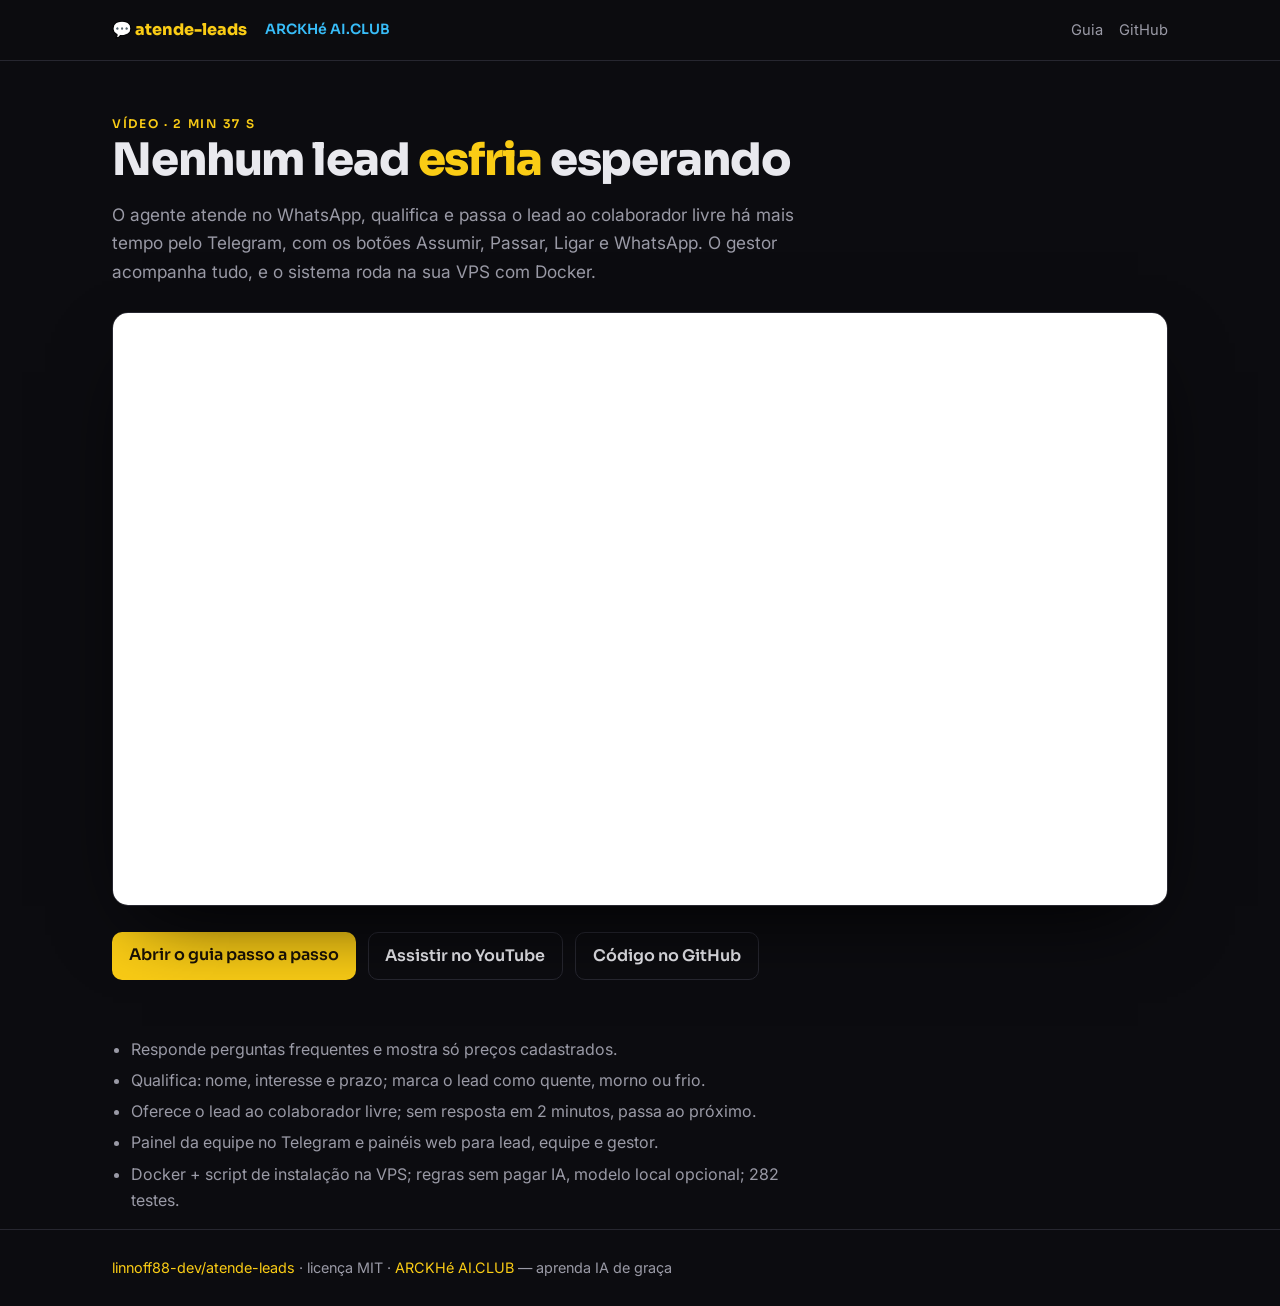
<file: videos/index.html>
<!doctype html>
<html lang="pt-BR">
<head>
<link rel="icon" href="/capa/favicon.ico" type="image/x-icon">
<meta charset="utf-8">
<meta name="viewport" content="width=device-width,initial-scale=1">
<title>Vídeo — Atende Leads: nenhum lead esfria esperando</title>
<meta name="description" content="Vídeo explicativo do atende-leads: agente no WhatsApp que atende, qualifica e passa o lead ao colaborador livre pelo Telegram.">
<link rel="preconnect" href="https://fonts.googleapis.com">
<link rel="preconnect" href="https://fonts.gstatic.com" crossorigin>
<link href="https://fonts.googleapis.com/css2?family=Sora:wght@600;800&family=Inter:wght@400;500;600&display=swap" rel="stylesheet">
<style>
  :root{--bg:#0c0c10;--bg2:#14141b;--line:#272730;--txt:#e9e9ee;--mut:#9a9aa6;--amb:#FACC15;--sky:#38bdf8;color-scheme:dark}
  *{box-sizing:border-box}
  body{margin:0;background:var(--bg);color:var(--txt);font:16px/1.65 Inter,system-ui,sans-serif;-webkit-font-smoothing:antialiased}
  h1{font-family:Sora,sans-serif;line-height:1.15;margin:0;font-size:clamp(1.8rem,4.4vw,2.8rem);font-weight:800;letter-spacing:-.025em}
  a{color:var(--amb);text-decoration:none}
  .wrap{max-width:1040px;margin:0 auto;padding:0 22px}
  nav{border-bottom:1px solid var(--line);background:rgba(12,12,16,.85)}
  nav .wrap{display:flex;align-items:center;gap:18px;height:60px}
  nav .brand{font-family:Sora;font-weight:800;color:var(--amb)}
  nav .arckhe{color:var(--sky);font-weight:600;font-size:.88rem;font-family:Sora}
  nav .links{margin-left:auto;display:flex;gap:16px;font-size:.92rem}
  nav .links a{color:var(--mut)} nav .links a:hover{color:var(--txt)}
  .chip{display:inline-block;font-size:.75rem;letter-spacing:.14em;text-transform:uppercase;color:var(--amb);font-weight:600;font-family:Sora}
  header{padding:48px 0 26px}
  header p{color:var(--mut);max-width:62ch;margin:.8em 0 0;font-size:1.08rem}
  .amb{color:var(--amb)}
  .player{position:relative;aspect-ratio:16/9;border-radius:16px;overflow:hidden;border:1px solid var(--line);box-shadow:0 30px 80px -30px #000;background:#000}
  .player iframe{position:absolute;inset:0;width:100%;height:100%;border:0}
  .cta{display:flex;gap:12px;flex-wrap:wrap;margin:26px 0 56px}
  .btn{display:inline-block;background:var(--amb);color:#1a1206;font-weight:600;padding:.6em 1.05em;border-radius:10px;font-family:Sora}
  .btn.ghost{background:transparent;color:var(--txt);border:1px solid var(--line)}
  ul{color:var(--mut);padding-left:1.2em;max-width:70ch} li{margin:.3em 0}
  footer{border-top:1px solid var(--line);padding:26px 0;color:var(--mut);font-size:.9rem}

/* === ARCKHÉ Responsive === */
@media (max-width: 768px) {
    body { font-size: 15px; }
    .wrap, .container, .maxw { padding: 0 1rem; }
    h1 { font-size: 1.8rem; }
    h2 { font-size: 1.4rem; }
    h3 { font-size: 1.2rem; }
    .grid, .cols { grid-template-columns: 1fr; }
    .nav, .menu { flex-wrap: wrap; }
    .btn, .cta { width: 100%; text-align: center; }
    .hero, .banner { padding: 2rem 1rem; }
    table { display: block; overflow-x: auto; }
    pre { font-size: 0.8rem; overflow-x: auto; }
    img, video { max-width: 100%; height: auto; }
}
@media (max-width: 480px) {
    body { font-size: 14px; }
    h1 { font-size: 1.5rem; }
    h2 { font-size: 1.2rem; }
    .grid, .cols { grid-template-columns: 1fr; }
    .btn, .cta { padding: 0.7rem 1rem; }
}
@media (min-width: 1200px) {
    .wrap, .container { max-width: 1100px; margin: 0 auto; }
}
/* Viewport meta (se não existir) */

</style>
</head>
<body>
<nav><div class="wrap">
  <span class="brand">💬 atende-leads</span>
  <a class="arckhe" href="https://linnoff88-dev.github.io" target="_blank" rel="noopener">ARCKHé AI.CLUB</a>
  <div class="links">
    <a href="../guia/">Guia</a>
    <a href="https://github.com/linnoff88-dev/atende-leads" target="_blank" rel="noopener">GitHub</a>
  </div>
</div></nav>

<main class="wrap">
  <header>
    <span class="chip">Vídeo · 2 min 37 s</span>
    <h1>Nenhum lead <span class="amb">esfria</span> esperando</h1>
    <p>O agente atende no WhatsApp, qualifica e passa o lead ao colaborador livre há mais tempo pelo Telegram, com os botões Assumir, Passar, Ligar e WhatsApp. O gestor acompanha tudo, e o sistema roda na sua VPS com Docker.</p>
  </header>

  <div class="player">
    <iframe src="https://www.youtube-nocookie.com/embed/-6VKlGAYwKY?rel=0" title="Atende Leads — nenhum lead esfria esperando" allow="accelerometer; autoplay; clipboard-write; encrypted-media; gyroscope; picture-in-picture; web-share" allowfullscreen loading="lazy"></iframe>
  </div>

  <div class="cta">
    <a class="btn" href="../guia/">Abrir o guia passo a passo</a>
    <a class="btn ghost" href="https://www.youtube.com/watch?v=-6VKlGAYwKY" target="_blank" rel="noopener">Assistir no YouTube</a>
    <a class="btn ghost" href="https://github.com/linnoff88-dev/atende-leads" target="_blank" rel="noopener">Código no GitHub</a>
  </div>

  <ul>
    <li>Responde perguntas frequentes e mostra só preços cadastrados.</li>
    <li>Qualifica: nome, interesse e prazo; marca o lead como quente, morno ou frio.</li>
    <li>Oferece o lead ao colaborador livre; sem resposta em 2 minutos, passa ao próximo.</li>
    <li>Painel da equipe no Telegram e painéis web para lead, equipe e gestor.</li>
    <li>Docker + script de instalação na VPS; regras sem pagar IA, modelo local opcional; 282 testes.</li>
  </ul>
</main>

<footer><div class="wrap">
  <a href="https://github.com/linnoff88-dev/atende-leads">linnoff88-dev/atende-leads</a> · licença MIT ·
  <a href="https://linnoff88-dev.github.io">ARCKHé AI.CLUB</a> — aprenda IA de graça
</div></footer>
</body>
</html>
</file>
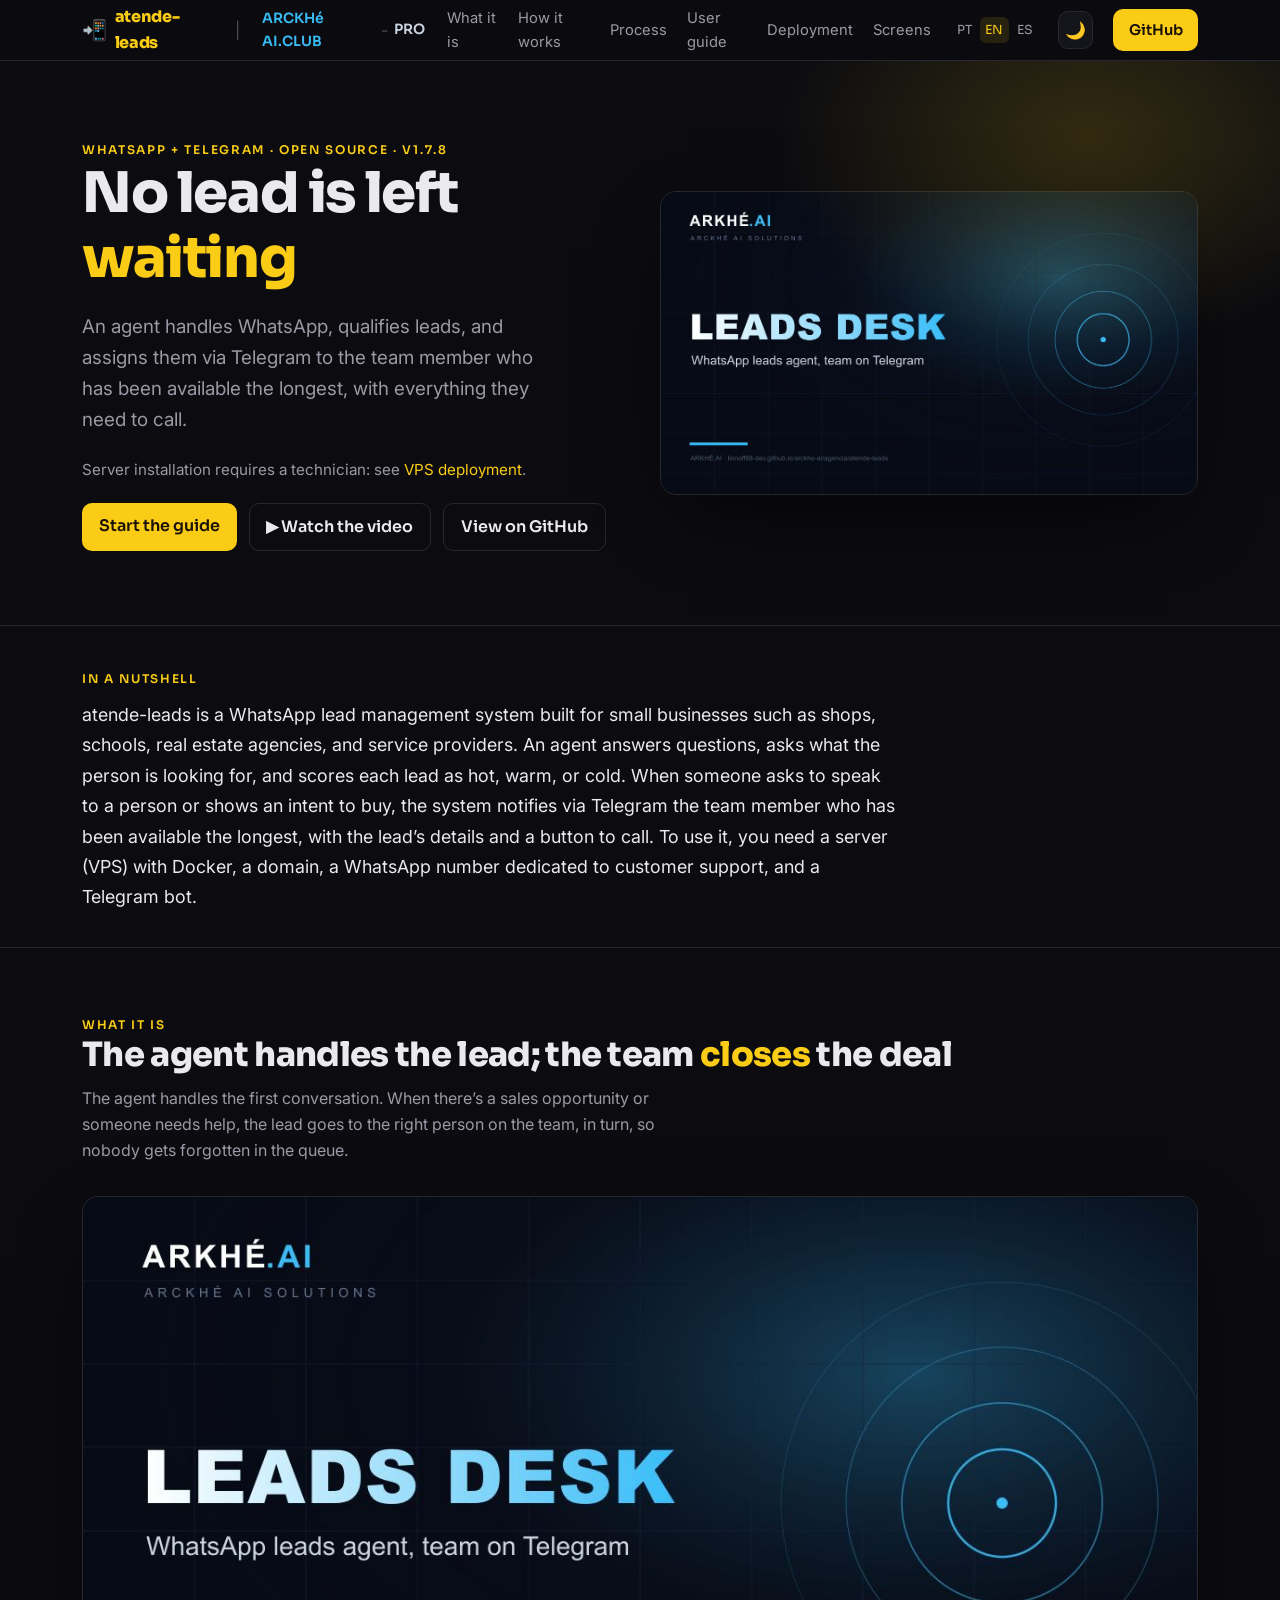
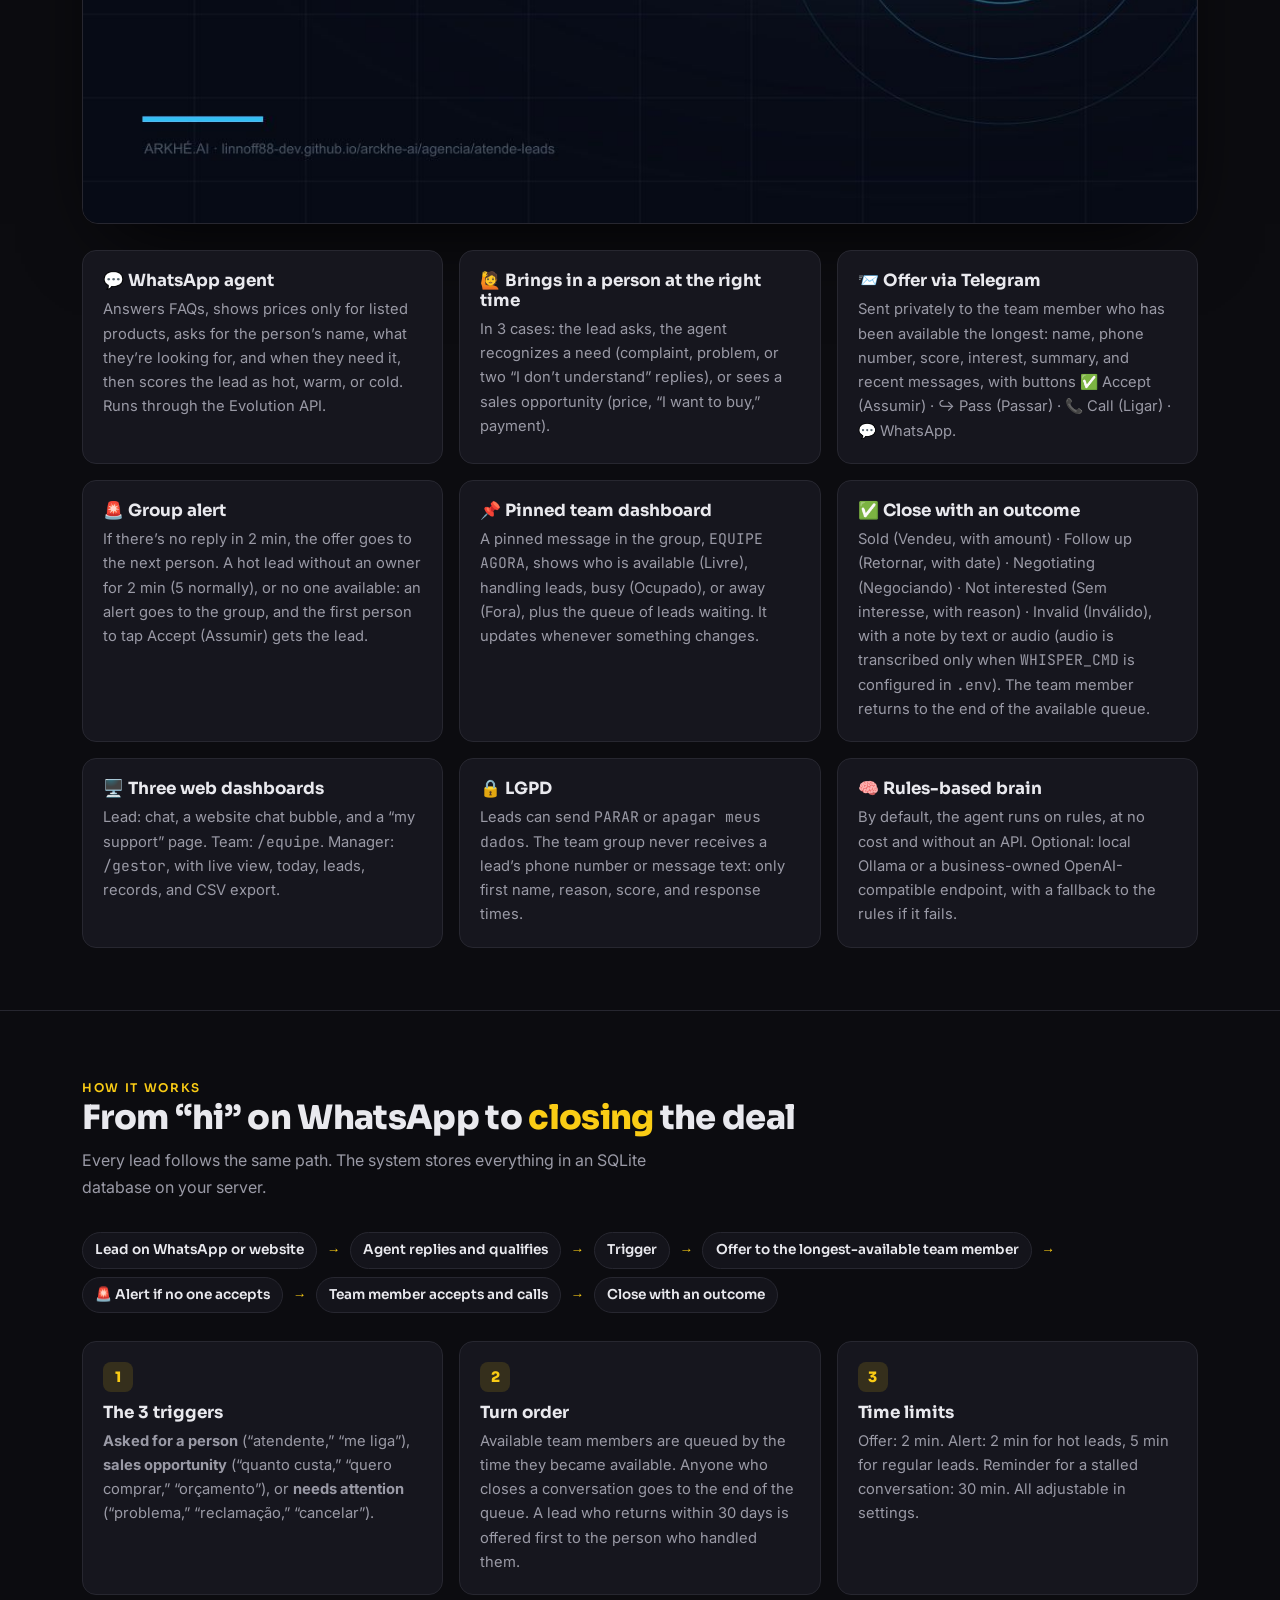
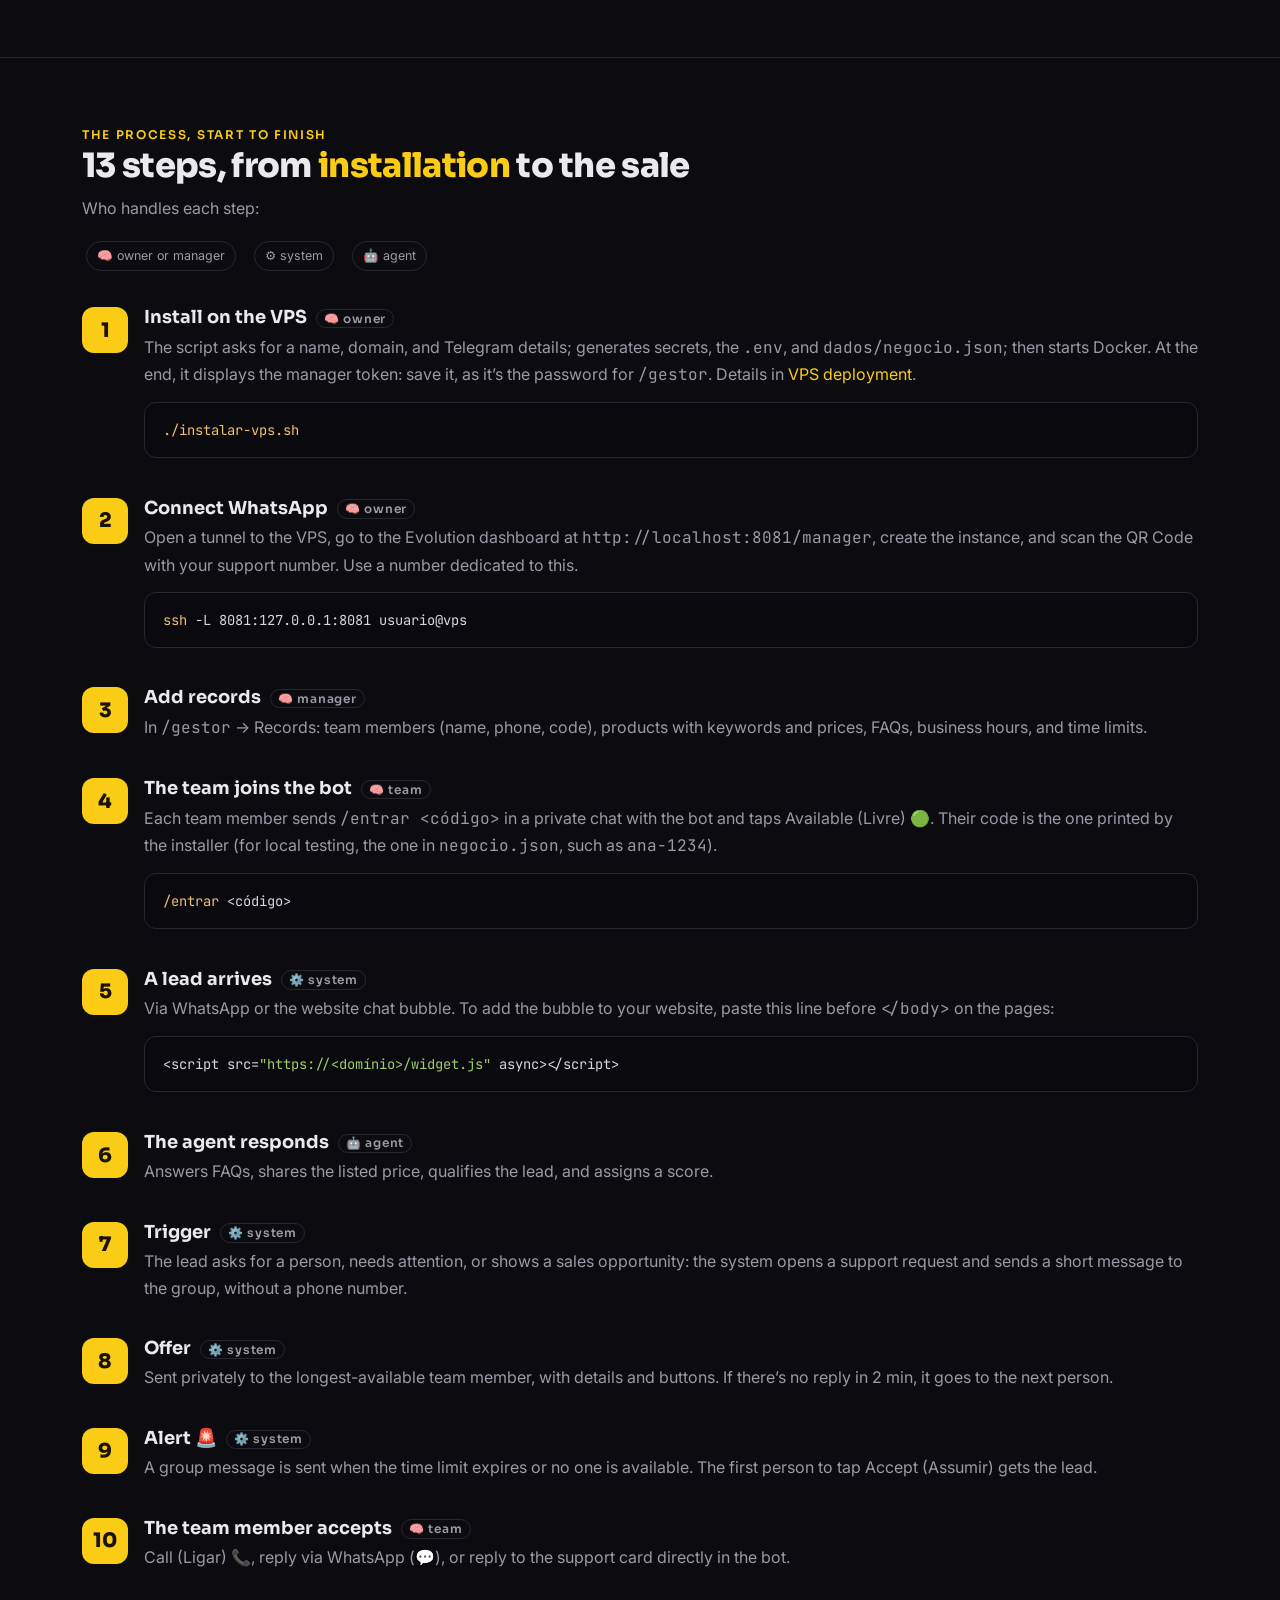
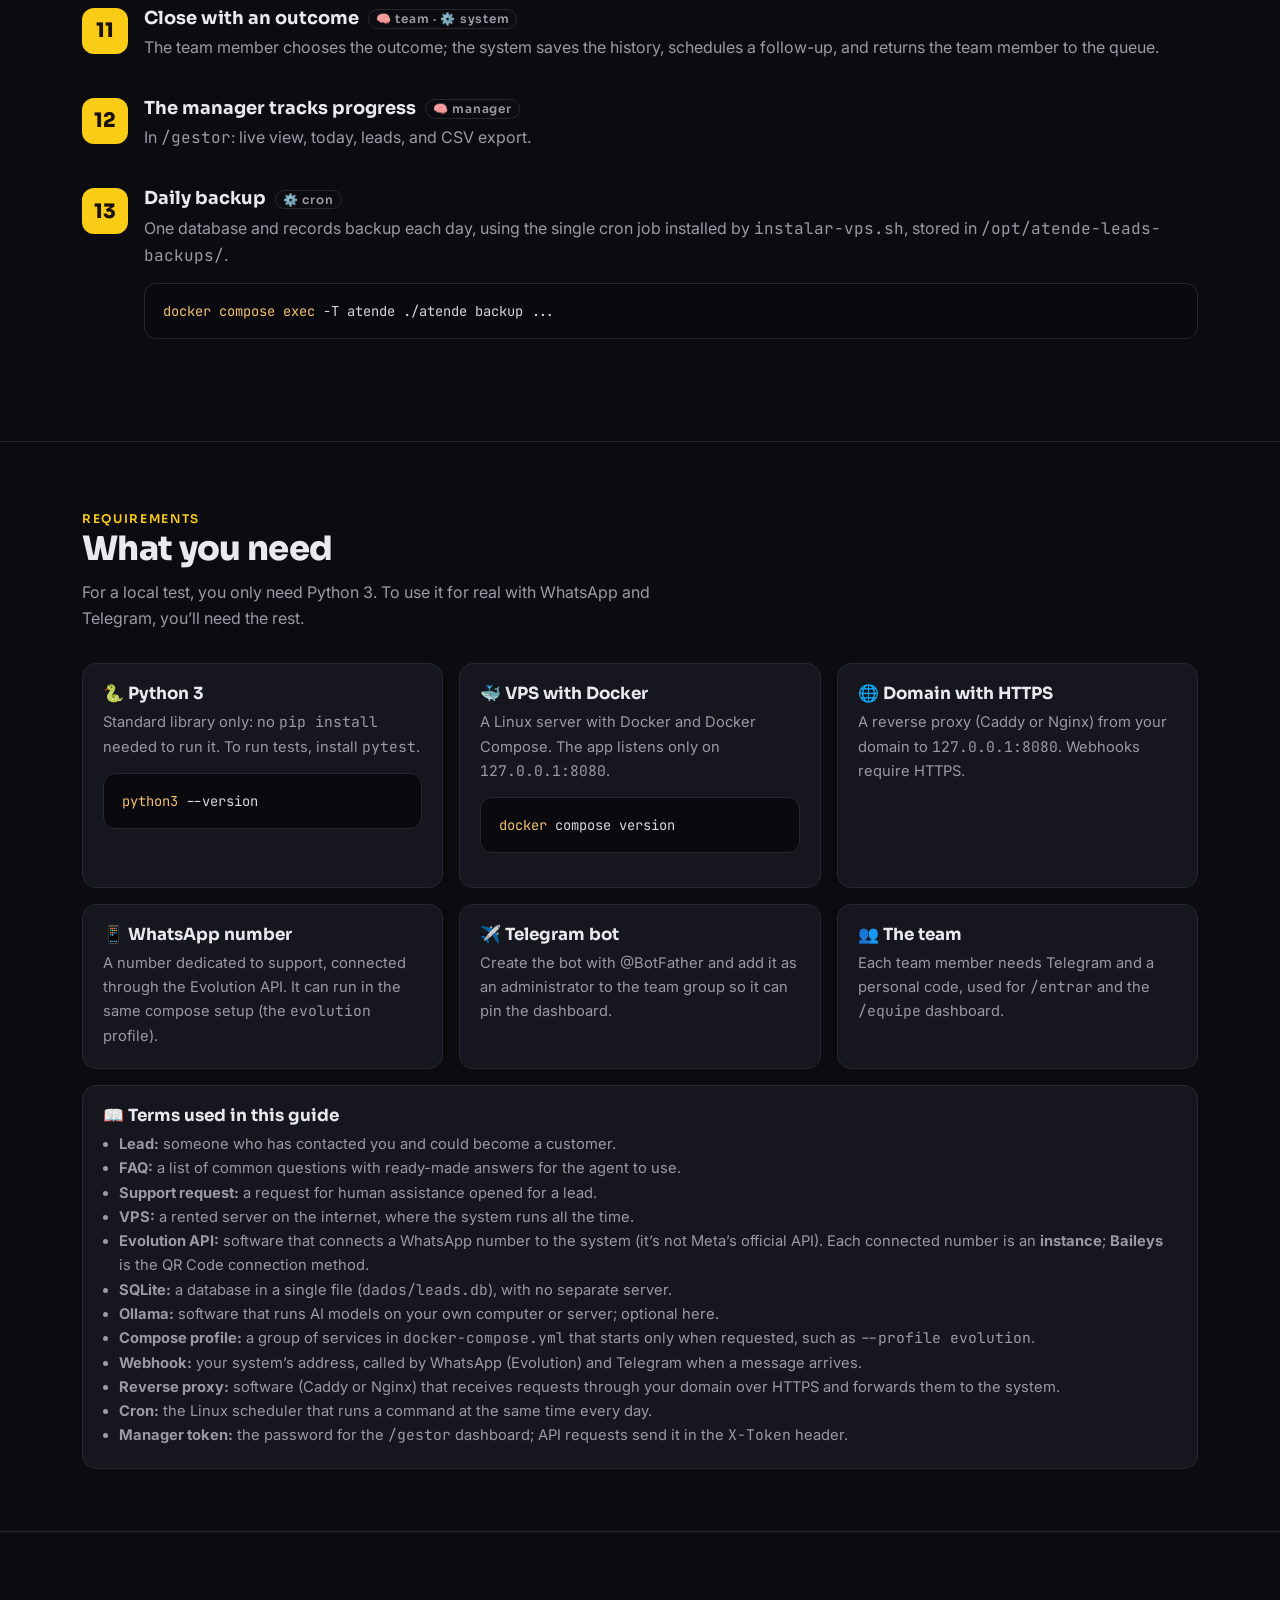
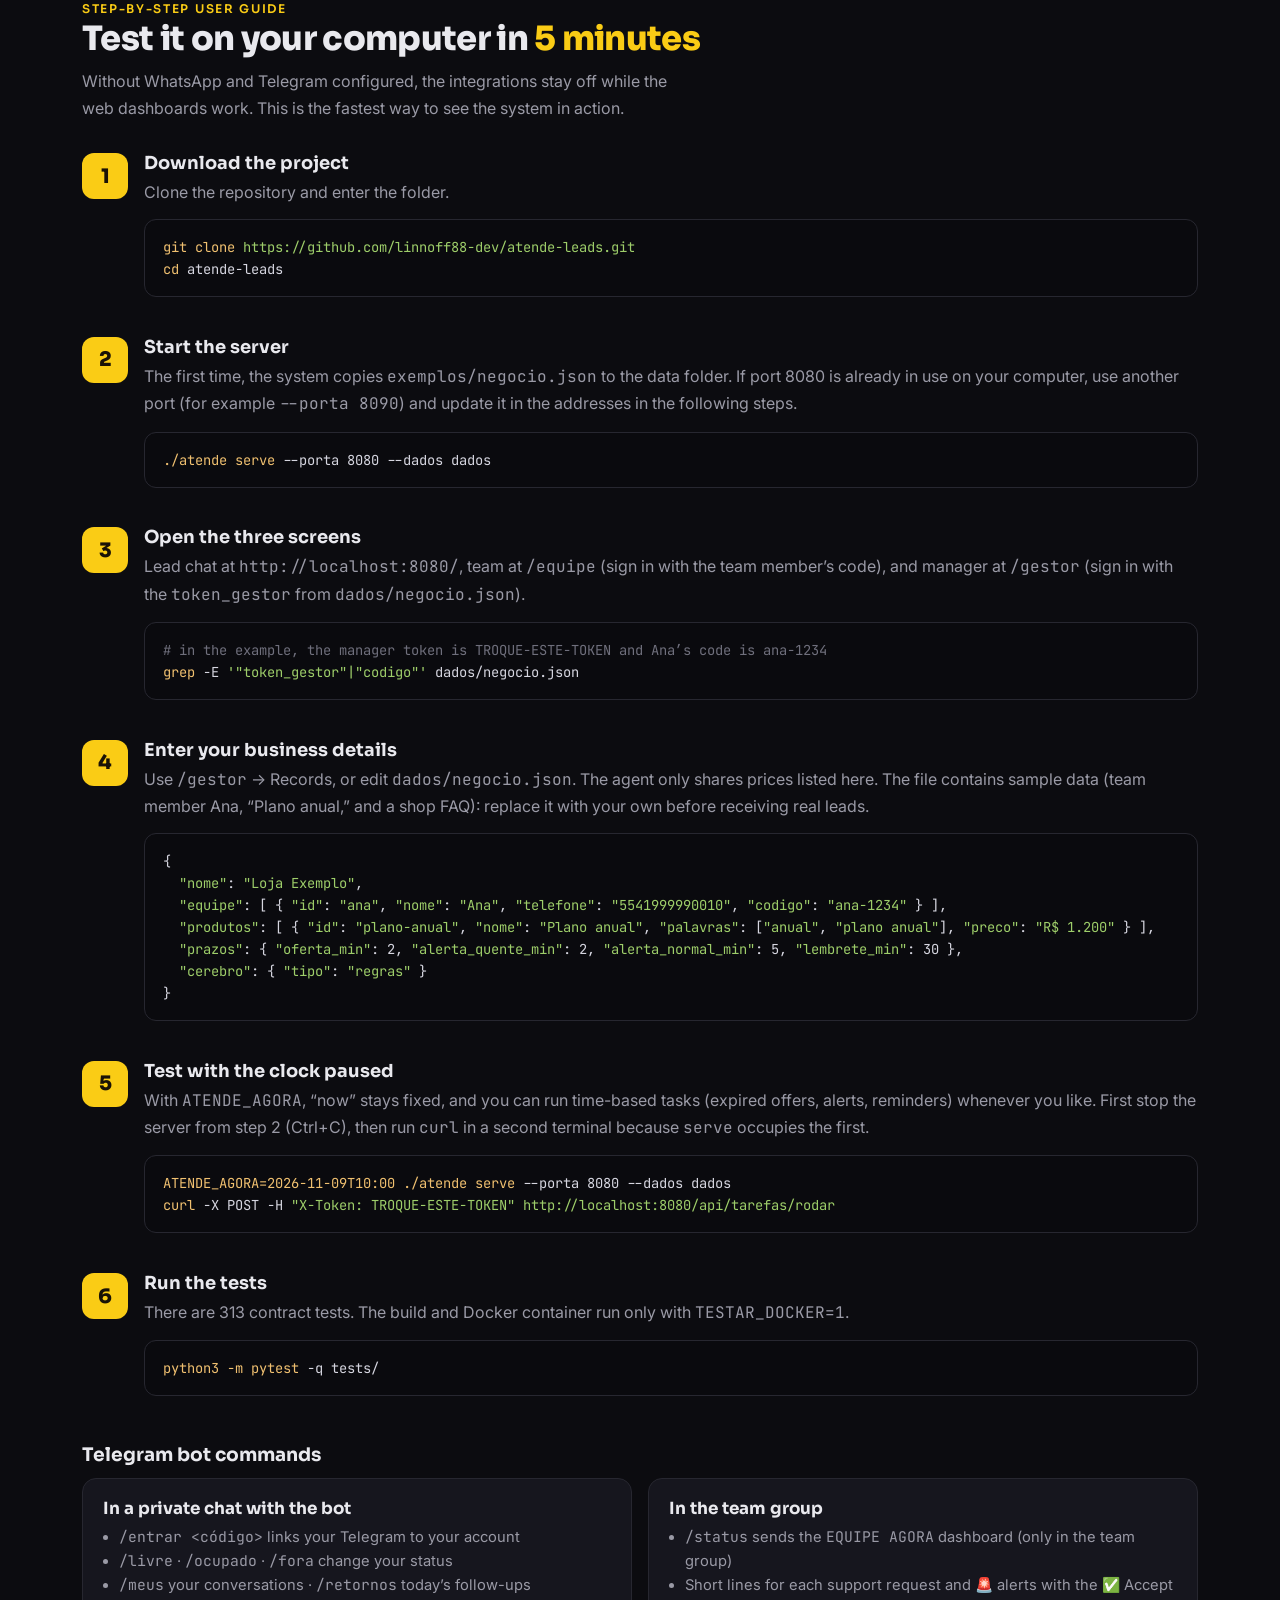
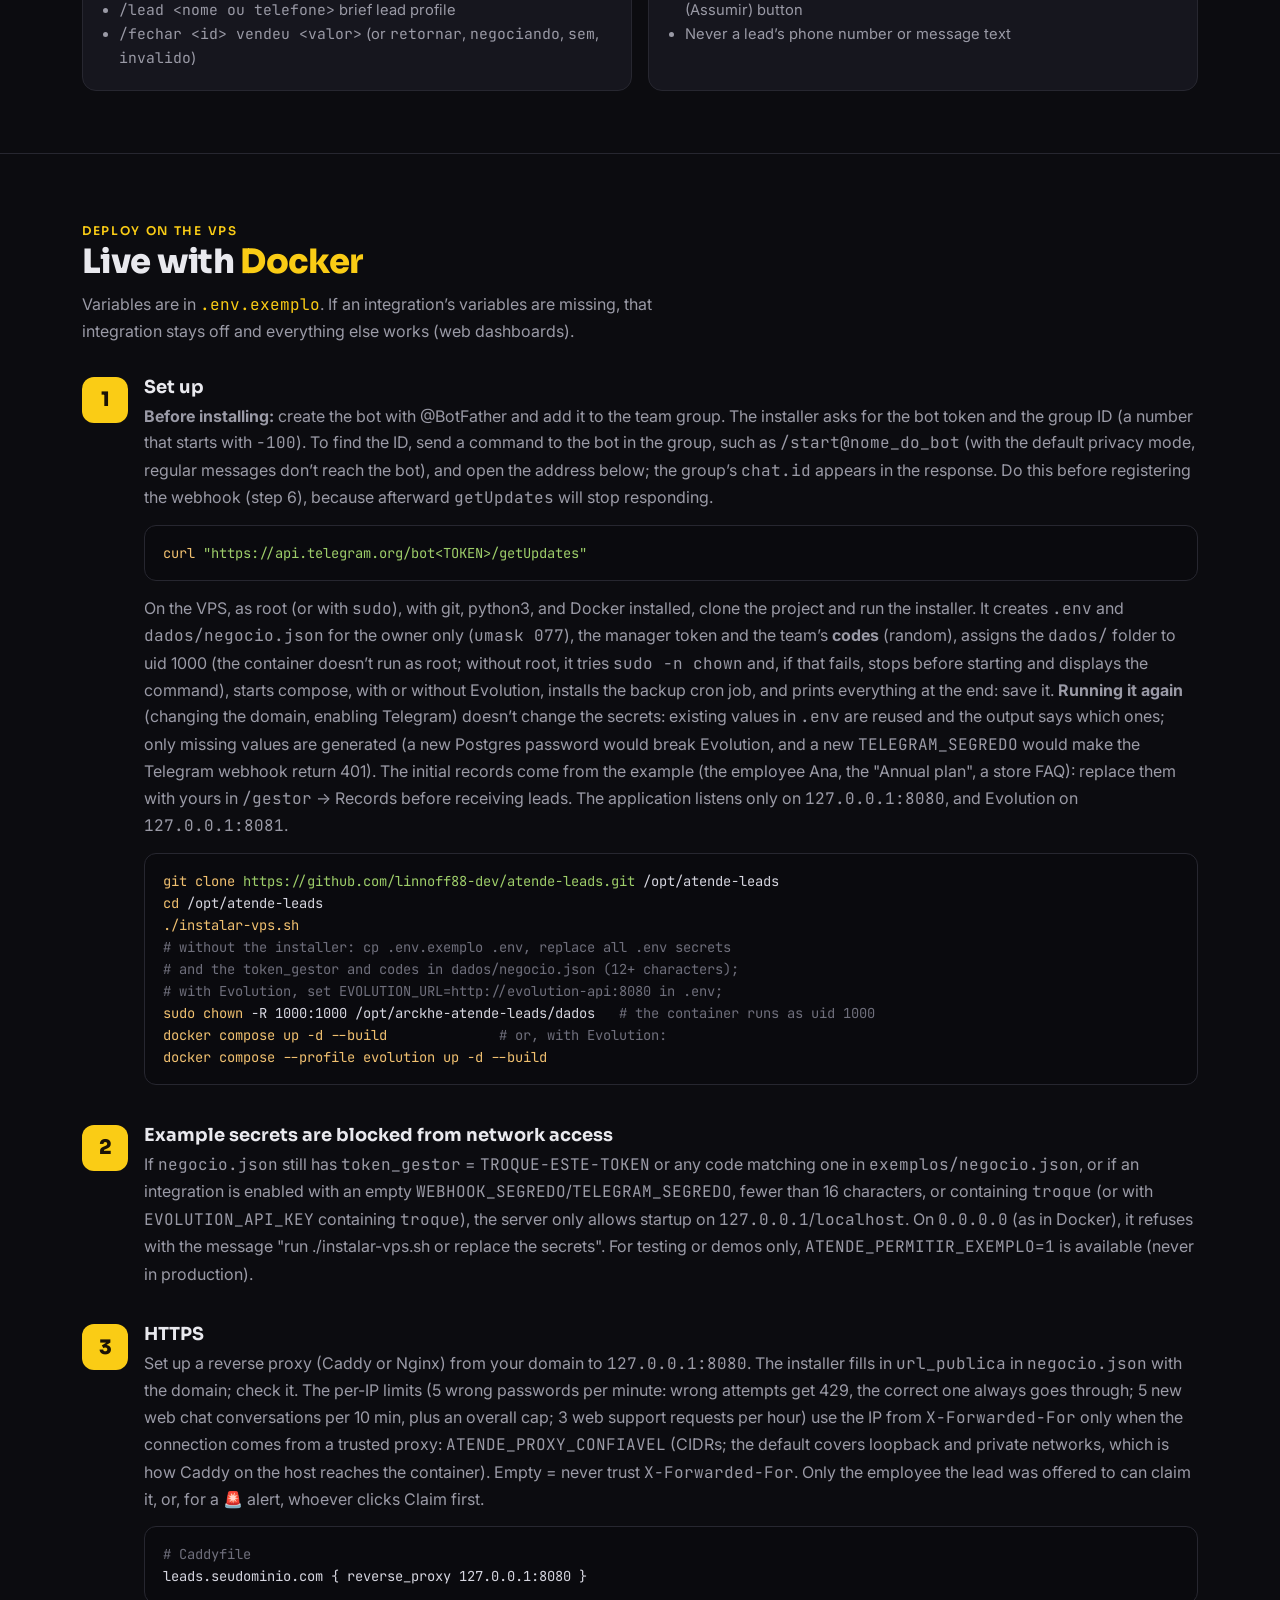
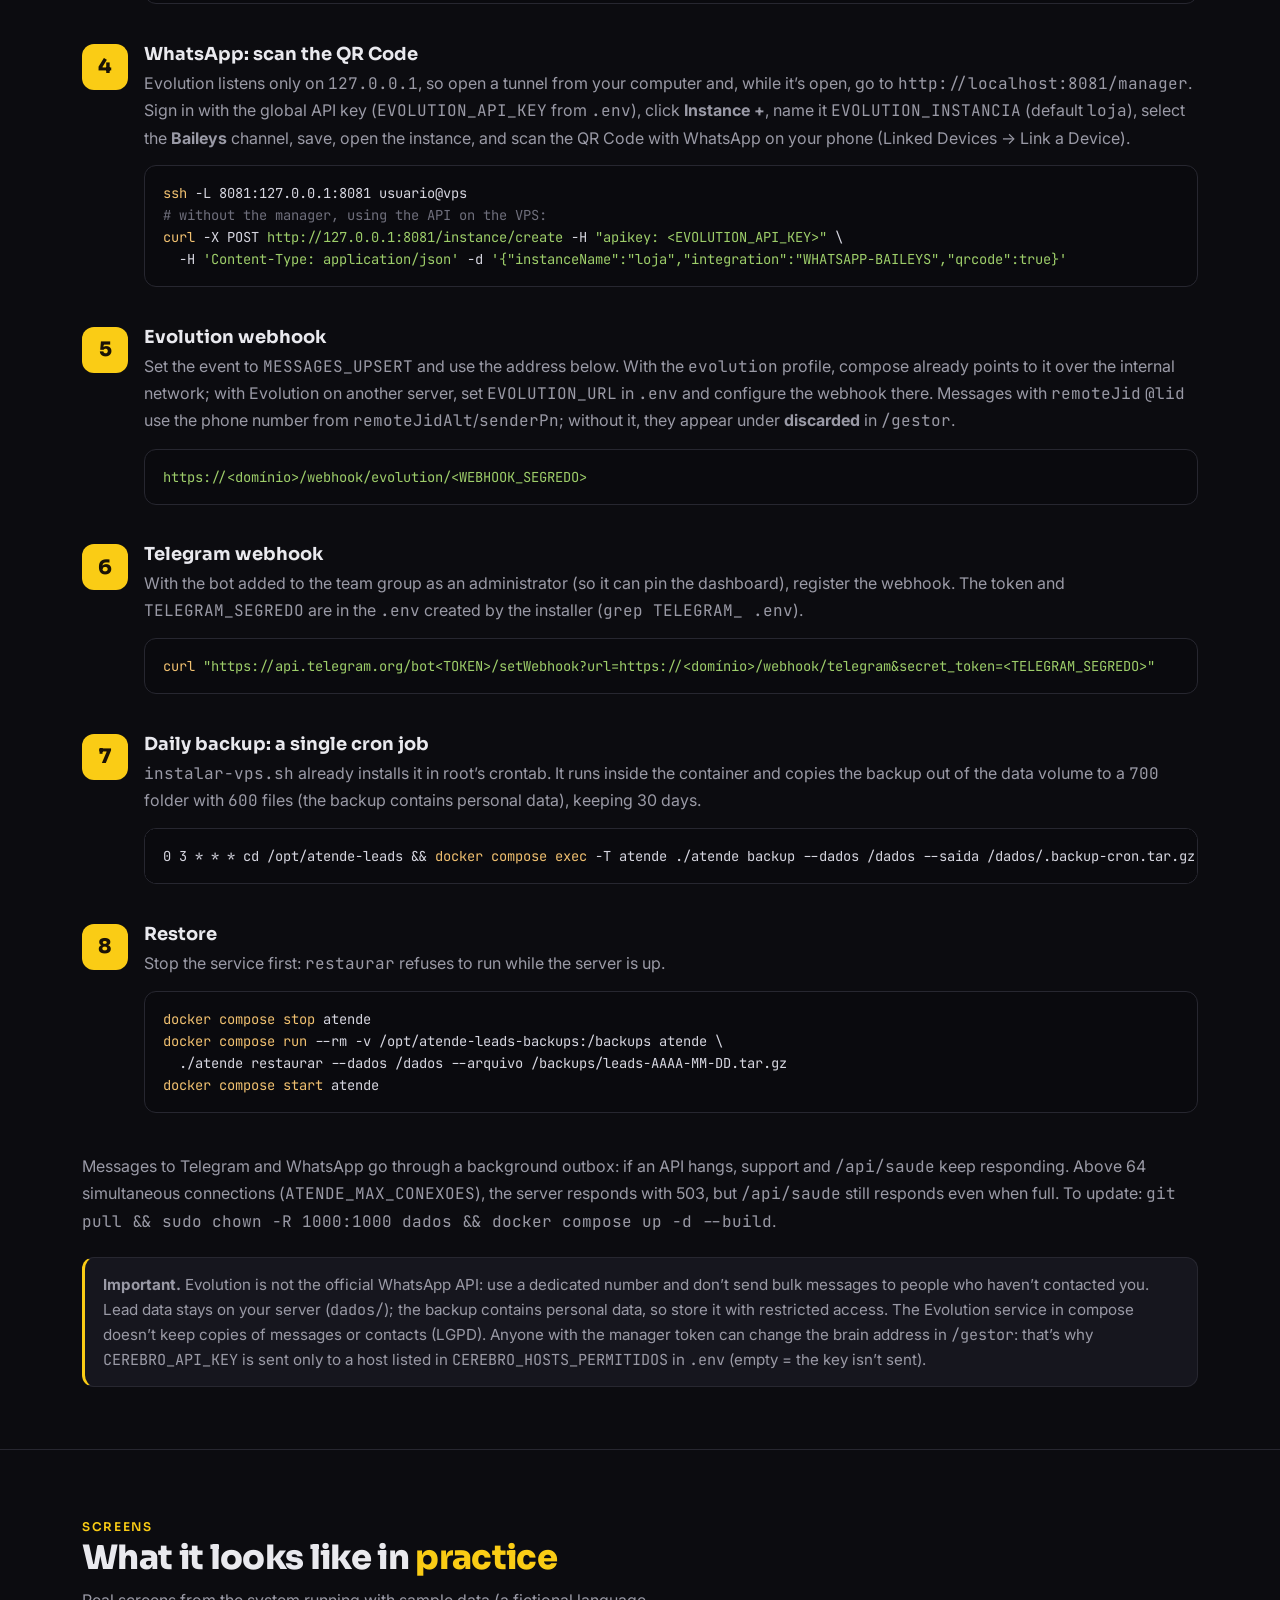
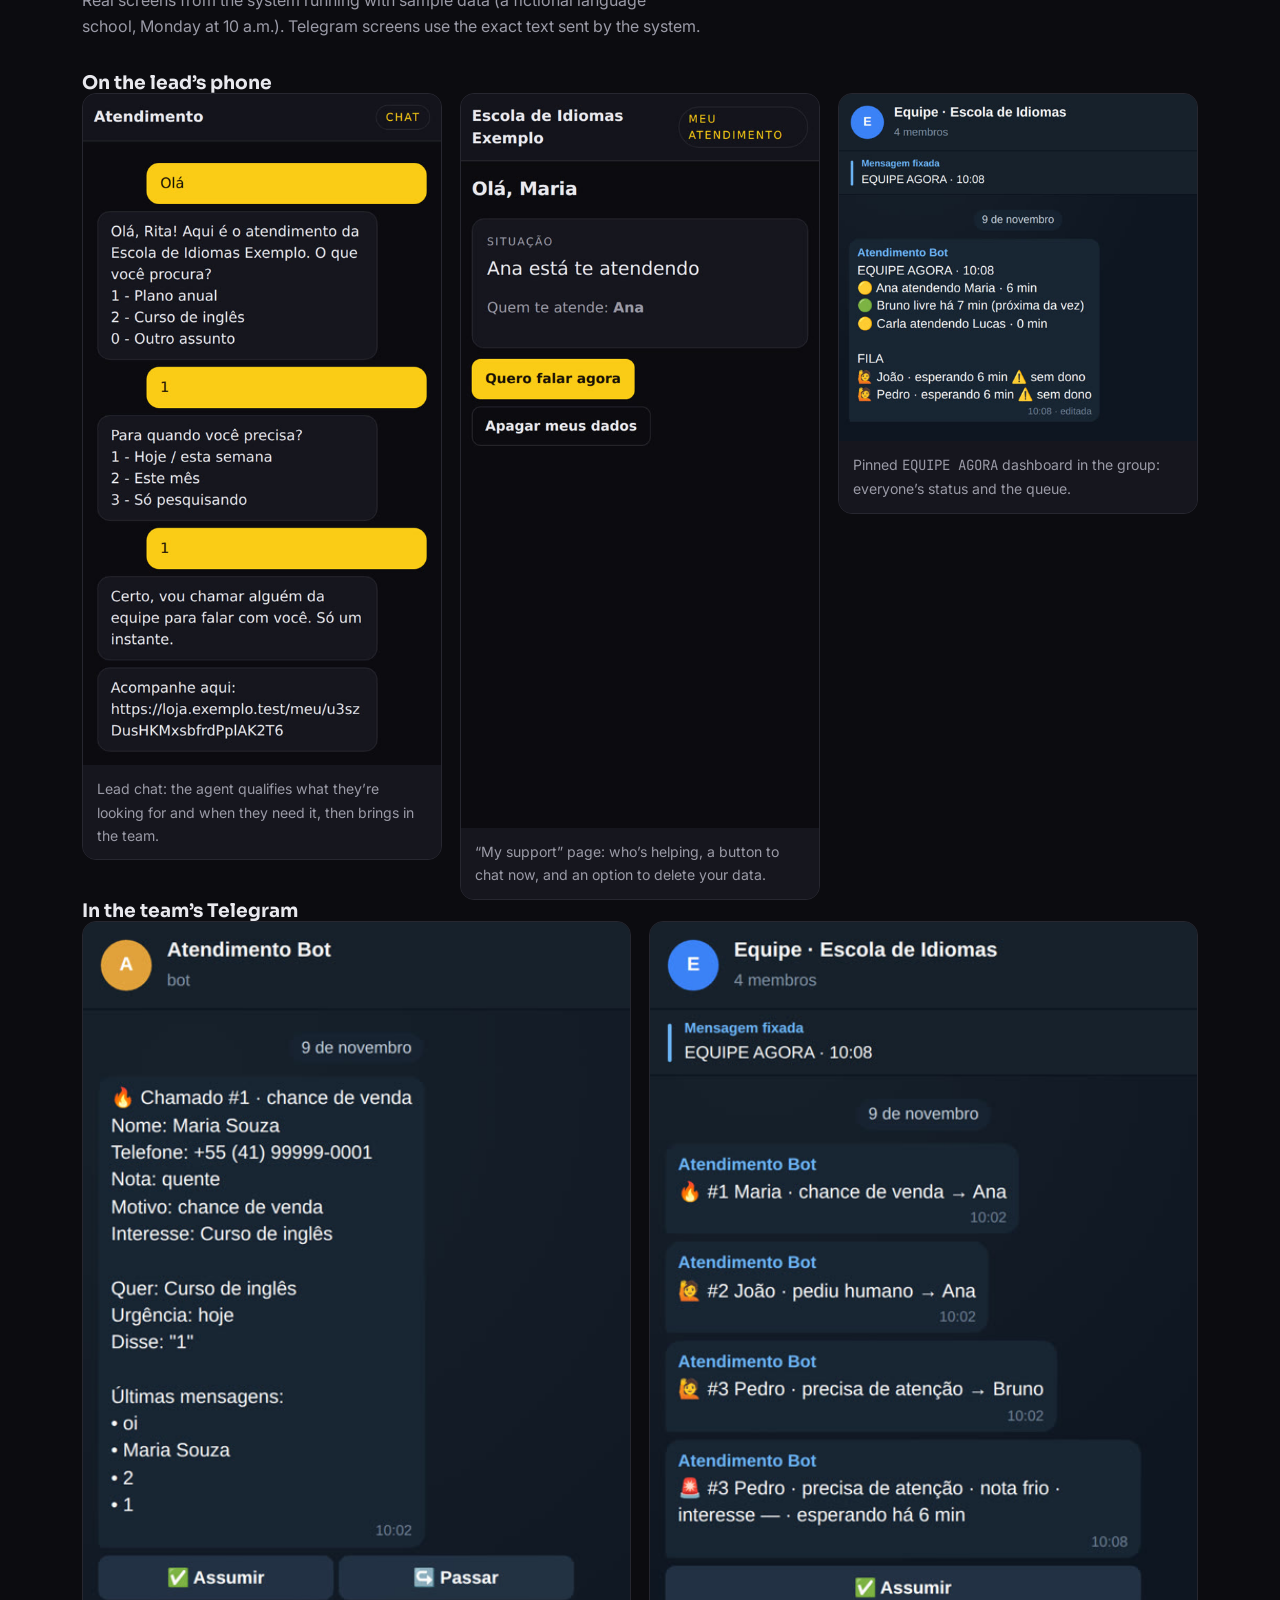
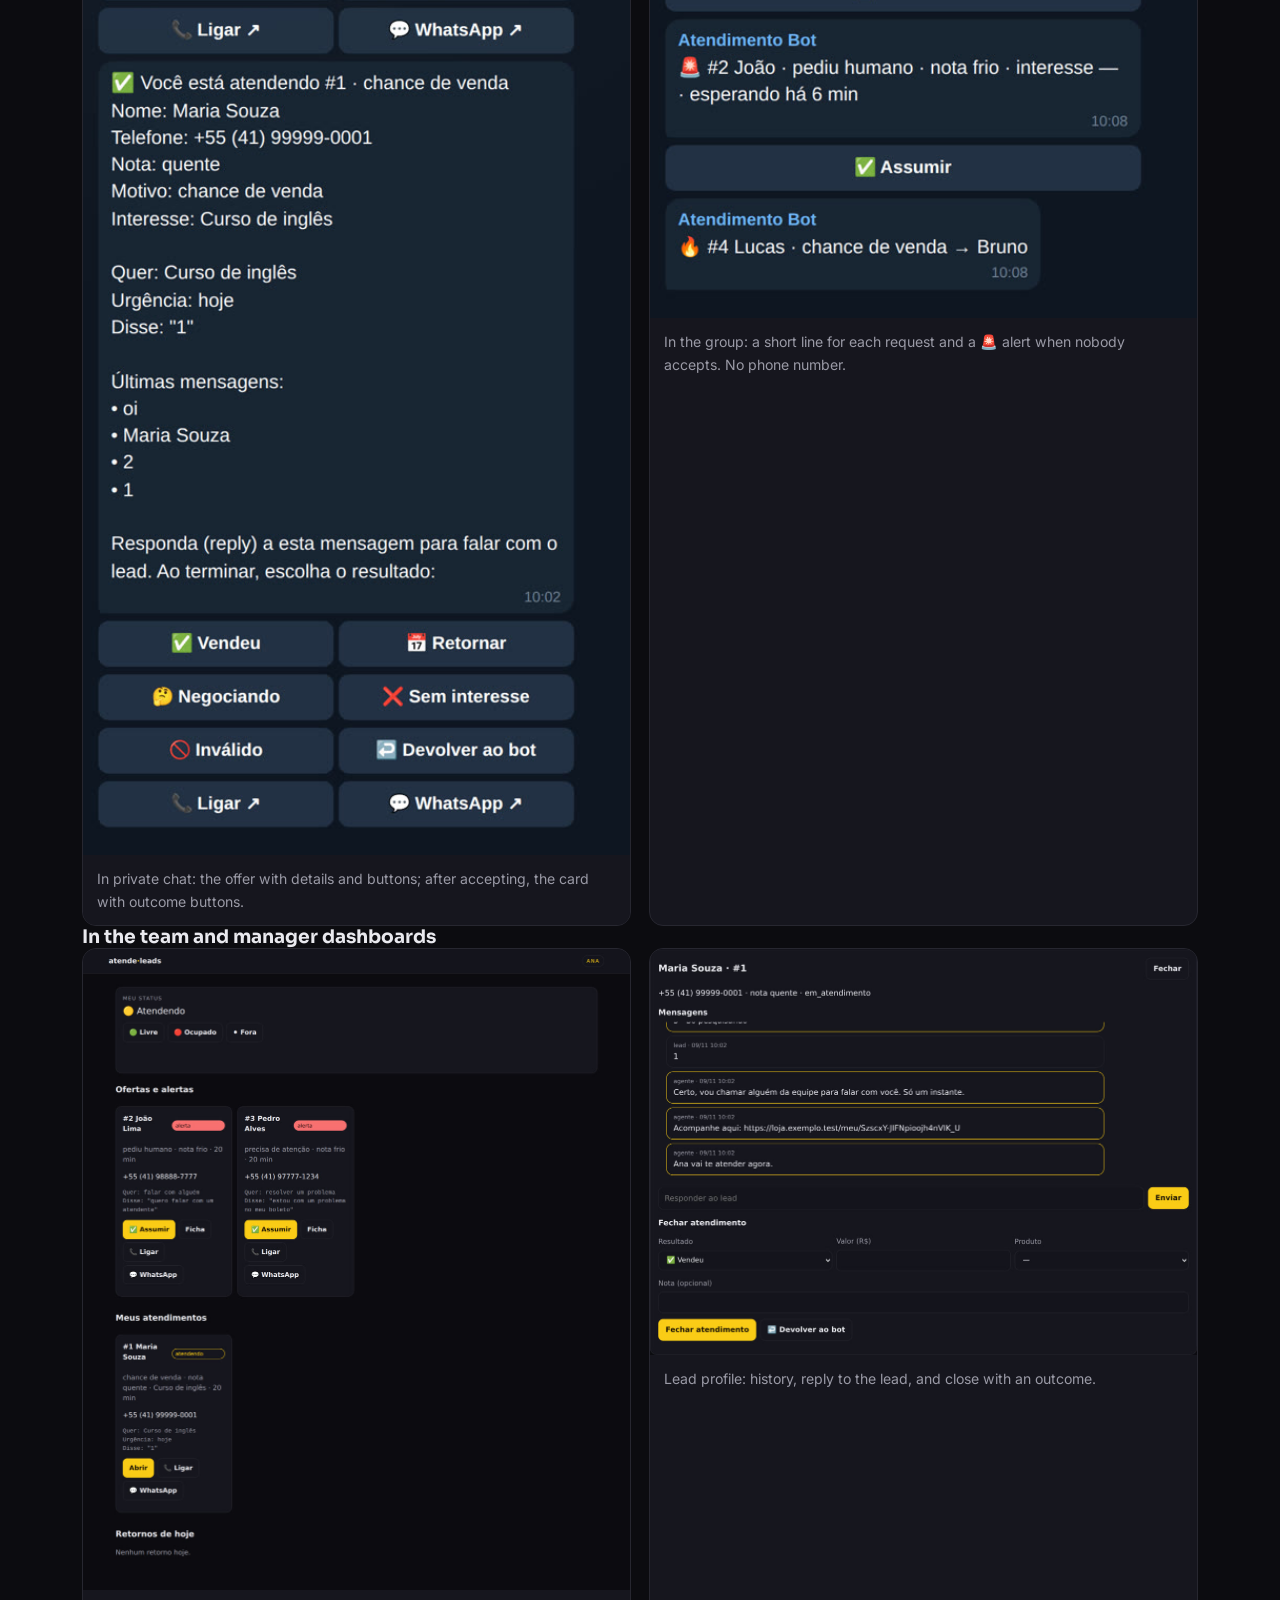
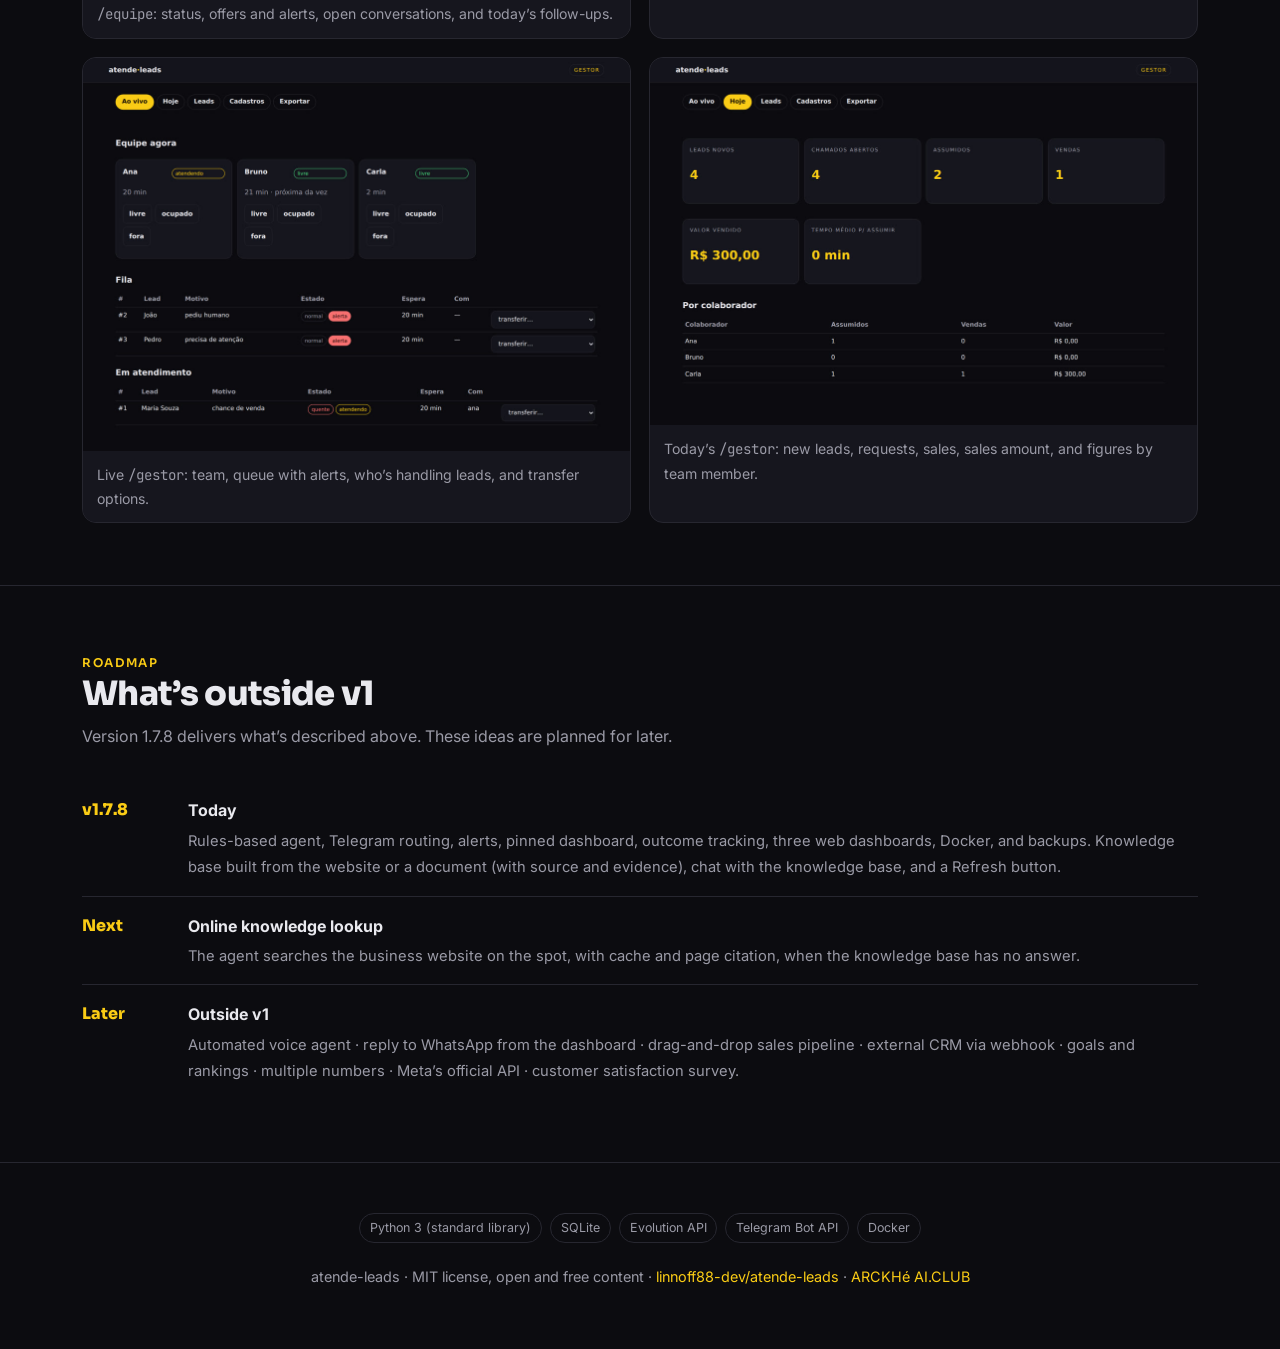
<file: guia/en/index.html>
<!DOCTYPE html>
<html lang="en">
<head>
<link rel="icon" href="/capa/favicon.ico" type="image/x-icon">
<meta charset="utf-8">
<meta name="viewport" content="width=device-width, initial-scale=1">
<title>atende-leads — WhatsApp leads assigned to the available team member</title>
<meta name="description" content="A WhatsApp lead agent that replies, qualifies, scores, and assigns leads via Telegram to the team member who has been available the longest, with buttons to accept and call. Open source, Docker for VPS.">
<link rel="alternate" hreflang="pt-BR" href="https://linnoff88-dev.github.io/arckhe-atende-leads/guia/">
<link rel="alternate" hreflang="en" href="https://linnoff88-dev.github.io/arckhe-atende-leads/guia/en/">
<link rel="alternate" hreflang="es" href="https://linnoff88-dev.github.io/arckhe-atende-leads/guia/es/">
<link rel="preconnect" href="https://fonts.googleapis.com">
<link rel="preconnect" href="https://fonts.gstatic.com" crossorigin>
<link href="https://fonts.googleapis.com/css2?family=Sora:wght@400;600;800&family=Inter:wght@400;500;600&family=JetBrains+Mono:wght@400;600&display=swap" rel="stylesheet">
<style>
  :root{
    --bg:#0c0c10; --bg2:#14141b; --card:#16161e; --line:#272730;
    --txt:#e9e9ee; --mut:#9a9aa6; --amb:#FACC15; --amb2:#f0c070; --sky:#38bdf8; --pro:#cbd5e1;
    color-scheme:dark;
  }
  body.light{
    --bg:#f6f7f9; --bg2:#eceef2; --card:#ffffff; --line:#e1e3ea;
    --txt:#1a1a22; --mut:#5b5b68; --amb:#a16207; --amb2:#a16207; --sky:#0369a1; --pro:#b45309;
    color-scheme:light;
  }
  body.light .hero .glow{opacity:.5}
  body.light pre{background:#0e0e14;color:#d6d6e0}
  body.light pre .c{color:#8a8a98}
  body.light pre .k{color:#f0c070}
  body.light .btn{background:#FACC15}
  body.light .step .b{background:#FACC15}
  *{box-sizing:border-box}
  html{scroll-behavior:smooth}
  body{margin:0;background:var(--bg);color:var(--txt);font:16px/1.65 Inter,system-ui,sans-serif;-webkit-font-smoothing:antialiased}
  h1,h2,h3{font-family:Sora,sans-serif;line-height:1.15;margin:0}
  a{color:var(--amb);text-decoration:none}
  code,pre{font-family:"JetBrains Mono",monospace}
  .wrap{max-width:1160px;margin:0 auto;padding:0 22px}
  .mut{color:var(--mut)} .amb{color:var(--amb)}
  .chip{display:inline-block;font-size:.75rem;letter-spacing:.14em;text-transform:uppercase;color:var(--amb);font-weight:600;font-family:Sora}
  nav{position:sticky;top:0;z-index:30;backdrop-filter:blur(12px);background:rgba(12,12,16,.78);border-bottom:1px solid var(--line)}
  body.light nav{background:rgba(246,247,249,.85)}
  nav .wrap{display:flex;align-items:center;gap:22px;height:60px}
  nav .brand{display:flex;align-items:center;gap:8px;font-family:Sora;font-weight:800;letter-spacing:-.02em;color:var(--amb)}
  nav .brand .emoji{font-size:1.25rem}
  nav .sep{color:var(--mut);opacity:.45}
  nav .arckhe{color:var(--sky);font-weight:600;font-size:.88rem;font-family:Sora}
  nav .arckhe:hover{filter:brightness(1.15)}
  nav .pro{color:var(--pro);font-weight:600;font-size:.88rem;font-family:Sora}
  nav .pro:hover{filter:brightness(1.15)}
  nav .clubpro{display:inline-flex;align-items:center;gap:6px}
  nav .links{margin-left:auto;display:flex;align-items:center;gap:20px;font-size:.92rem}
  nav .links a.sec{color:var(--mut)} nav .links a.sec:hover{color:var(--txt)}
  .lang{display:inline-flex;gap:2px;font-family:Sora;font-size:.78rem}
  .lang a{color:var(--mut);padding:.2em .45em;border-radius:6px} .lang a.on{color:var(--amb);background:rgba(250,204,21,.12)}
  .tgl{background:var(--bg2);border:1px solid var(--line);color:var(--txt);width:38px;height:38px;border-radius:10px;cursor:pointer;display:inline-flex;align-items:center;justify-content:center;font-size:1.05rem}
  .tgl:hover{border-color:var(--amb)}
  .btn{display:inline-block;background:var(--amb);color:#1a1206;font-weight:600;padding:.6em 1.05em;border-radius:10px;font-family:Sora}
  .btn.ghost{background:transparent;color:var(--txt);border:1px solid var(--line)}
  @media(max-width:900px){nav .links a.sec{display:none}}
  @media(max-width:520px){nav .wrap{gap:8px;padding:8px 14px;height:auto;flex-wrap:wrap} nav .links{gap:8px;margin-left:0;width:100%;justify-content:space-between} nav .btn{padding:.45em .7em;font-size:.82rem} .tgl{width:34px;height:34px}}
  .hero{position:relative;overflow:hidden;border-bottom:1px solid var(--line)}
  .hero .glow{position:absolute;inset:-40% -20% auto auto;width:70%;height:600px;background:radial-gradient(closest-side,rgba(250,204,21,.16),transparent 70%);pointer-events:none}
  .hero .wrap{display:grid;grid-template-columns:1fr 1fr;gap:40px;align-items:center;padding:74px 22px}
  .hero h1{font-size:clamp(2.2rem,5vw,3.5rem);font-weight:800;letter-spacing:-.025em}
  .hero p.lead{font-size:1.18rem;color:var(--mut);margin:1.1em 0 1.6em;max-width:38ch}
  .hero .cta{display:flex;gap:12px;flex-wrap:wrap}
  .hero figure{margin:0;border-radius:16px;overflow:hidden;border:1px solid var(--line);box-shadow:0 30px 80px -30px #000}
  .hero figure img{width:100%;height:auto;display:block}
  .resumo{padding:38px 0 34px;border-bottom:1px solid var(--line)}
  .resumo p{font-size:1.12rem;line-height:1.7;max-width:74ch;margin:.55em 0 0}
  @media(max-width:780px){.hero .wrap{grid-template-columns:1fr;padding:48px 22px}}
  section{padding:62px 0;border-bottom:1px solid var(--line)}
  section h2{font-size:clamp(1.5rem,3.4vw,2.1rem);font-weight:800;letter-spacing:-.02em}
  section .sub{color:var(--mut);margin:.6em 0 2em;max-width:62ch}
  .grid{display:grid;gap:16px}
  .g3{grid-template-columns:repeat(3,1fr)} .g4{grid-template-columns:repeat(4,1fr)} .g2{grid-template-columns:repeat(2,1fr)}
  @media(max-width:820px){.g3,.g4{grid-template-columns:1fr 1fr}}
  @media(max-width:540px){.g2,.g3,.g4{grid-template-columns:1fr}}
  .card{background:var(--card);border:1px solid var(--line);border-radius:14px;padding:20px}
  .card h3{font-size:1.05rem;margin-bottom:.4em}
  .card p{color:var(--mut);font-size:.92rem;margin:0}
  .card ul{color:var(--mut);font-size:.92rem;margin:.4em 0 0;padding-left:1.1em}
  .num{display:inline-flex;width:30px;height:30px;align-items:center;justify-content:center;border-radius:8px;background:rgba(250,204,21,.14);color:var(--amb);font-family:Sora;font-weight:800;font-size:.9rem;margin-bottom:.7em}
  .flow{display:flex;flex-wrap:wrap;gap:8px;align-items:center;margin-top:10px}
  .flow span{background:var(--bg2);border:1px solid var(--line);border-radius:999px;padding:.45em .9em;font-size:.85rem;font-family:Sora;font-weight:600}
  .flow .arr{color:var(--amb);border:none;background:none;padding:0 .1em}
  pre{background:#0a0a0e;border:1px solid var(--line);border-radius:12px;padding:16px 18px;overflow:auto;font-size:.86rem;line-height:1.6;color:#d6d6e0}
  pre .c{color:#6f6f7c} pre .k{color:var(--amb2)} pre .s{color:#9ece6a}
  .step{display:grid;grid-template-columns:46px minmax(0,1fr);gap:16px;margin-bottom:26px}
  .step>div,.card{min-width:0}
  p code,li code,td code{overflow-wrap:anywhere}
  .step .b{width:46px;height:46px;border-radius:12px;background:var(--amb);color:#1a1206;font-family:Sora;font-weight:800;font-size:1.25rem;display:flex;align-items:center;justify-content:center}
  .step h3{font-size:1.12rem;margin-bottom:.3em}
  .step p{color:var(--mut);margin:.2em 0 .7em}
  .who{display:inline-block;font-size:.75rem;font-family:Sora;font-weight:600;letter-spacing:.06em;border:1px solid var(--line);border-radius:999px;padding:.15em .6em;margin-left:.4em;color:var(--mut);vertical-align:middle}
  .legenda{display:flex;flex-wrap:wrap;gap:10px;margin:-1em 0 2em}
  .ex{display:grid;grid-template-columns:1fr 1fr;gap:18px}
  .ex.cel{grid-template-columns:repeat(3,1fr);align-items:start}
  @media(max-width:820px){.ex.cel{grid-template-columns:1fr 1fr}}
  @media(max-width:680px){.ex,.ex.cel{grid-template-columns:1fr}}
  .ex figure{margin:0;border-radius:14px;overflow:hidden;border:1px solid var(--line);background:var(--card)}
  .ex figure img{width:100%;height:auto;display:block}
  .ex figcaption{padding:12px 14px;font-size:.88rem;color:var(--mut);background:var(--card)}
  .ex h3{font-size:1.05rem;margin:28px 0 12px}
  .phase{display:flex;gap:14px;padding:16px 0;border-bottom:1px solid var(--line)}
  .phase:last-child{border:none}
  .phase .tag{flex:0 0 92px;font-family:Sora;font-weight:800;color:var(--amb)}
  .phase .d strong{display:block;margin-bottom:.2em}
  .phase .d span{color:var(--mut);font-size:.92rem}
  .aviso{background:var(--card);border:1px solid var(--line);border-left:3px solid var(--amb);border-radius:12px;padding:14px 18px;color:var(--mut);font-size:.95rem}
  footer{padding:46px 0;text-align:center;color:var(--mut);font-size:.9rem}
  .pill{display:inline-block;border:1px solid var(--line);border-radius:999px;padding:.3em .8em;font-size:.78rem;color:var(--mut);margin:4px}
</style>
</head>
<body>

<nav><div class="wrap">
  <a class="brand" href="#top"><span class="emoji">📲</span> atende-leads</a>
  <span class="sep">|</span>
  <span class="clubpro">
    <a class="arckhe" href="https://linnoff88-dev.github.io" target="_blank" rel="noopener">ARCKHé AI.CLUB</a>
    <span class="sep">-</span>
    <a class="pro" href="https://arckhe.pro" target="_blank" rel="noopener">PRO</a>
  </span>
  <div class="links">
    <a class="sec" href="#oque">What it is</a>
    <a class="sec" href="#fluxo">How it works</a>
    <a class="sec" href="#processo">Process</a>
    <a class="sec" href="#guia">User guide</a>
    <a class="sec" href="#deploy">Deployment</a>
    <a class="sec" href="#exemplos">Screens</a>
    <span class="lang"><a href="../">PT</a><a class="on" href="./">EN</a><a href="../es/">ES</a></span>
    <button class="tgl" id="themeToggle" aria-label="Toggle theme" title="Toggle theme">🌙</button>
    <a class="btn" href="https://github.com/linnoff88-dev/atende-leads" target="_blank" rel="noopener">GitHub</a>
  </div>
</div></nav>

<header class="hero" id="top">
  <div class="glow"></div>
  <div class="wrap">
    <div>
      <span class="chip">WhatsApp + Telegram · open source · v1.7.8</span>
      <h1>No lead is left <span class="amb">waiting</span></h1>
      <p class="lead">An agent handles WhatsApp, qualifies leads, and assigns them via Telegram to the team member who has been available the longest, with everything they need to call.</p>
      <p class="mut" style="margin:-.6em 0 1.4em;font-size:.95rem">Server installation requires a technician: see <a href="#deploy">VPS deployment</a>.</p>
      <div class="cta">
        <a class="btn" href="#guia">Start the guide</a>
        <a class="btn ghost" href="../../videos/">▶ Watch the video</a>
        <a class="btn ghost" href="https://github.com/linnoff88-dev/atende-leads" target="_blank" rel="noopener">View on GitHub</a>
      </div>
    </div>
    <figure><img src="../assets/banner-en.jpg" alt="atende-leads banner: no lead left waiting; the agent handles WhatsApp and notifies the available team member via Telegram"></figure>
  </div>
</header>

<section id="resumo" class="resumo"><div class="wrap">
  <span class="chip">In a nutshell</span>
  <p>atende-leads is a WhatsApp lead management system built for small businesses such as shops, schools, real estate agencies, and service providers. An agent answers questions, asks what the person is looking for, and scores each lead as hot, warm, or cold. When someone asks to speak to a person or shows an intent to buy, the system notifies via Telegram the team member who has been available the longest, with the lead’s details and a button to call. To use it, you need a server (VPS) with Docker, a domain, a WhatsApp number dedicated to customer support, and a Telegram bot.</p>
</div></section>

<section id="oque"><div class="wrap">
  <span class="chip">What it is</span>
  <h2>The agent handles the lead; the team <span class="amb">closes</span> the deal</h2>
  <p class="sub">The agent handles the first conversation. When there’s a sales opportunity or someone needs help, the lead goes to the right person on the team, in turn, so nobody gets forgotten in the queue.</p>
  <figure style="margin:0 0 26px;border-radius:16px;overflow:hidden;border:1px solid var(--line);box-shadow:0 30px 80px -30px #000"><img src="../assets/banner-grade-en.jpg" alt="From WhatsApp to an available team member: the agent qualifies and scores the lead on WhatsApp, then sends an alert to the group, updates the team dashboard, and helps close the deal" loading="lazy" style="width:100%;display:block"></figure>
  <div class="grid g3">
    <div class="card"><h3>💬 WhatsApp agent</h3><p>Answers FAQs, shows prices only for listed products, asks for the person’s name, what they’re looking for, and when they need it, then scores the lead as hot, warm, or cold. Runs through the Evolution API.</p></div>
    <div class="card"><h3>🙋 Brings in a person at the right time</h3><p>In 3 cases: the lead asks, the agent recognizes a need (complaint, problem, or two “I don’t understand” replies), or sees a sales opportunity (price, “I want to buy,” payment).</p></div>
    <div class="card"><h3>📨 Offer via Telegram</h3><p>Sent privately to the team member who has been available the longest: name, phone number, score, interest, summary, and recent messages, with buttons ✅ Accept (Assumir) · ↪️ Pass (Passar) · 📞 Call (Ligar) · 💬 WhatsApp.</p></div>
    <div class="card"><h3>🚨 Group alert</h3><p>If there’s no reply in 2 min, the offer goes to the next person. A hot lead without an owner for 2 min (5 normally), or no one available: an alert goes to the group, and the first person to tap Accept (Assumir) gets the lead.</p></div>
    <div class="card"><h3>📌 Pinned team dashboard</h3><p>A pinned message in the group, <code>EQUIPE AGORA</code>, shows who is available (Livre), handling leads, busy (Ocupado), or away (Fora), plus the queue of leads waiting. It updates whenever something changes.</p></div>
    <div class="card"><h3>✅ Close with an outcome</h3><p>Sold (Vendeu, with amount) · Follow up (Retornar, with date) · Negotiating (Negociando) · Not interested (Sem interesse, with reason) · Invalid (Inválido), with a note by text or audio (audio is transcribed only when <code>WHISPER_CMD</code> is configured in <code>.env</code>). The team member returns to the end of the available queue.</p></div>
  </div>
  <div class="grid g3" style="margin-top:16px">
    <div class="card"><h3>🖥️ Three web dashboards</h3><p>Lead: chat, a website chat bubble, and a “my support” page. Team: <code>/equipe</code>. Manager: <code>/gestor</code>, with live view, today, leads, records, and CSV export.</p></div>
    <div class="card"><h3>🔒 LGPD</h3><p>Leads can send <code>PARAR</code> or <code>apagar meus dados</code>. The team group never receives a lead’s phone number or message text: only first name, reason, score, and response times.</p></div>
    <div class="card"><h3>🧠 Rules-based brain</h3><p>By default, the agent runs on rules, at no cost and without an API. Optional: local Ollama or a business-owned OpenAI-compatible endpoint, with a fallback to the rules if it fails.</p></div>
  </div>
</div></section>

<section id="fluxo"><div class="wrap">
  <span class="chip">How it works</span>
  <h2>From “hi” on WhatsApp to <span class="amb">closing</span> the deal</h2>
  <p class="sub">Every lead follows the same path. The system stores everything in an SQLite database on your server.</p>
  <div class="flow">
    <span>Lead on WhatsApp or website</span><span class="arr">→</span>
    <span>Agent replies and qualifies</span><span class="arr">→</span>
    <span>Trigger</span><span class="arr">→</span>
    <span>Offer to the longest-available team member</span><span class="arr">→</span>
    <span>🚨 Alert if no one accepts</span><span class="arr">→</span>
    <span>Team member accepts and calls</span><span class="arr">→</span>
    <span>Close with an outcome</span>
  </div>
  <div class="grid g3" style="margin-top:28px">
    <div class="card"><div class="num">1</div><h3>The 3 triggers</h3><p><b>Asked for a person</b> (“atendente,” “me liga”), <b>sales opportunity</b> (“quanto custa,” “quero comprar,” “orçamento”), or <b>needs attention</b> (“problema,” “reclamação,” “cancelar”).</p></div>
    <div class="card"><div class="num">2</div><h3>Turn order</h3><p>Available team members are queued by the time they became available. Anyone who closes a conversation goes to the end of the queue. A lead who returns within 30 days is offered first to the person who handled them.</p></div>
    <div class="card"><div class="num">3</div><h3>Time limits</h3><p>Offer: 2 min. Alert: 2 min for hot leads, 5 min for regular leads. Reminder for a stalled conversation: 30 min. All adjustable in settings.</p></div>
  </div>
</div></section>

<section id="processo"><div class="wrap">
  <span class="chip">The process, start to finish</span>
  <h2>13 steps, from <span class="amb">installation</span> to the sale</h2>
  <p class="sub">Who handles each step:</p>
  <div class="legenda"><span class="pill">🧠 owner or manager</span><span class="pill">⚙️ system</span><span class="pill">🤖 agent</span></div>

  <div class="step"><div class="b">1</div><div>
    <h3>Install on the VPS <span class="who">🧠 owner</span></h3>
    <p>The script asks for a name, domain, and Telegram details; generates secrets, the <code>.env</code>, and <code>dados/negocio.json</code>; then starts Docker. At the end, it displays the manager token: save it, as it’s the password for <code>/gestor</code>. Details in <a href="#deploy">VPS deployment</a>.</p>
<pre><span class="k">./instalar-vps.sh</span></pre>
  </div></div>
  <div class="step"><div class="b">2</div><div>
    <h3>Connect WhatsApp <span class="who">🧠 owner</span></h3>
    <p>Open a tunnel to the VPS, go to the Evolution dashboard at <code>http://localhost:8081/manager</code>, create the instance, and scan the QR Code with your support number. Use a number dedicated to this.</p>
<pre><span class="k">ssh</span> -L 8081:127.0.0.1:8081 usuario@vps</pre>
  </div></div>
  <div class="step"><div class="b">3</div><div>
    <h3>Add records <span class="who">🧠 manager</span></h3>
    <p>In <code>/gestor</code> → Records: team members (name, phone, code), products with keywords and prices, FAQs, business hours, and time limits.</p>
  </div></div>
  <div class="step"><div class="b">4</div><div>
    <h3>The team joins the bot <span class="who">🧠 team</span></h3>
    <p>Each team member sends <code>/entrar &lt;código&gt;</code> in a private chat with the bot and taps Available (Livre) 🟢. Their code is the one printed by the installer (for local testing, the one in <code>negocio.json</code>, such as <code>ana-1234</code>).</p>
<pre><span class="k">/entrar</span> &lt;código&gt;</pre>
  </div></div>
  <div class="step"><div class="b">5</div><div>
    <h3>A lead arrives <span class="who">⚙️ system</span></h3>
    <p>Via WhatsApp or the website chat bubble. To add the bubble to your website, paste this line before <code>&lt;/body&gt;</code> on the pages:</p>
<pre>&lt;script src=<span class="s">"https://&lt;domínio&gt;/widget.js"</span> async&gt;&lt;/script&gt;</pre>
  </div></div>
  <div class="step"><div class="b">6</div><div>
    <h3>The agent responds <span class="who">🤖 agent</span></h3>
    <p>Answers FAQs, shares the listed price, qualifies the lead, and assigns a score.</p>
  </div></div>
  <div class="step"><div class="b">7</div><div>
    <h3>Trigger <span class="who">⚙️ system</span></h3>
    <p>The lead asks for a person, needs attention, or shows a sales opportunity: the system opens a support request and sends a short message to the group, without a phone number.</p>
  </div></div>
  <div class="step"><div class="b">8</div><div>
    <h3>Offer <span class="who">⚙️ system</span></h3>
    <p>Sent privately to the longest-available team member, with details and buttons. If there’s no reply in 2 min, it goes to the next person.</p>
  </div></div>
  <div class="step"><div class="b">9</div><div>
    <h3>Alert 🚨 <span class="who">⚙️ system</span></h3>
    <p>A group message is sent when the time limit expires or no one is available. The first person to tap Accept (Assumir) gets the lead.</p>
  </div></div>
  <div class="step"><div class="b">10</div><div>
    <h3>The team member accepts <span class="who">🧠 team</span></h3>
    <p>Call (Ligar) 📞, reply via WhatsApp (💬), or reply to the support card directly in the bot.</p>
  </div></div>
  <div class="step"><div class="b">11</div><div>
    <h3>Close with an outcome <span class="who">🧠 team · ⚙️ system</span></h3>
    <p>The team member chooses the outcome; the system saves the history, schedules a follow-up, and returns the team member to the queue.</p>
  </div></div>
  <div class="step"><div class="b">12</div><div>
    <h3>The manager tracks progress <span class="who">🧠 manager</span></h3>
    <p>In <code>/gestor</code>: live view, today, leads, and CSV export.</p>
  </div></div>
  <div class="step"><div class="b">13</div><div>
    <h3>Daily backup <span class="who">⚙️ cron</span></h3>
    <p>One database and records backup each day, using the single cron job installed by <code>instalar-vps.sh</code>, stored in <code>/opt/atende-leads-backups/</code>.</p>
<pre><span class="k">docker compose exec</span> -T atende ./atende backup ...</pre>
  </div></div>
</div></section>

<section id="pre"><div class="wrap">
  <span class="chip">Requirements</span>
  <h2>What you need</h2>
  <p class="sub">For a local test, you only need Python 3. To use it for real with WhatsApp and Telegram, you’ll need the rest.</p>
  <div class="grid g3">
    <div class="card"><h3>🐍 Python 3</h3><p>Standard library only: no <code>pip install</code> needed to run it. To run tests, install <code>pytest</code>.</p><pre><span class="k">python3</span> --version</pre></div>
    <div class="card"><h3>🐳 VPS with Docker</h3><p>A Linux server with Docker and Docker Compose. The app listens only on <code>127.0.0.1:8080</code>.</p><pre><span class="k">docker</span> compose version</pre></div>
    <div class="card"><h3>🌐 Domain with HTTPS</h3><p>A reverse proxy (Caddy or Nginx) from your domain to <code>127.0.0.1:8080</code>. Webhooks require HTTPS.</p></div>
    <div class="card"><h3>📱 WhatsApp number</h3><p>A number dedicated to support, connected through the Evolution API. It can run in the same compose setup (the <code>evolution</code> profile).</p></div>
    <div class="card"><h3>✈️ Telegram bot</h3><p>Create the bot with @BotFather and add it as an administrator to the team group so it can pin the dashboard.</p></div>
    <div class="card"><h3>👥 The team</h3><p>Each team member needs Telegram and a personal code, used for <code>/entrar</code> and the <code>/equipe</code> dashboard.</p></div>
  </div>
  <div class="card" style="margin-top:16px"><h3>📖 Terms used in this guide</h3><ul>
    <li><b>Lead:</b> someone who has contacted you and could become a customer.</li>
    <li><b>FAQ:</b> a list of common questions with ready-made answers for the agent to use.</li>
    <li><b>Support request:</b> a request for human assistance opened for a lead.</li>
    <li><b>VPS:</b> a rented server on the internet, where the system runs all the time.</li>
    <li><b>Evolution API:</b> software that connects a WhatsApp number to the system (it’s not Meta’s official API). Each connected number is an <b>instance</b>; <b>Baileys</b> is the QR Code connection method.</li>
    <li><b>SQLite:</b> a database in a single file (<code>dados/leads.db</code>), with no separate server.</li>
    <li><b>Ollama:</b> software that runs AI models on your own computer or server; optional here.</li>
    <li><b>Compose profile:</b> a group of services in <code>docker-compose.yml</code> that starts only when requested, such as <code>--profile evolution</code>.</li>
    <li><b>Webhook:</b> your system’s address, called by WhatsApp (Evolution) and Telegram when a message arrives.</li>
    <li><b>Reverse proxy:</b> software (Caddy or Nginx) that receives requests through your domain over HTTPS and forwards them to the system.</li>
    <li><b>Cron:</b> the Linux scheduler that runs a command at the same time every day.</li>
    <li><b>Manager token:</b> the password for the <code>/gestor</code> dashboard; API requests send it in the <code>X-Token</code> header.</li>
  </ul></div>
</div></section>

<section id="guia"><div class="wrap">
  <span class="chip">Step-by-step user guide</span>
  <h2>Test it on your computer in <span class="amb">5 minutes</span></h2>
  <p class="sub">Without WhatsApp and Telegram configured, the integrations stay off while the web dashboards work. This is the fastest way to see the system in action.</p>

  <div class="step"><div class="b">1</div><div>
    <h3>Download the project</h3>
    <p>Clone the repository and enter the folder.</p>
<pre><span class="k">git clone</span> <span class="s">https://github.com/linnoff88-dev/atende-leads.git</span>
<span class="k">cd</span> atende-leads</pre>
  </div></div>
  <div class="step"><div class="b">2</div><div>
    <h3>Start the server</h3>
    <p>The first time, the system copies <code>exemplos/negocio.json</code> to the data folder. If port 8080 is already in use on your computer, use another port (for example <code>--porta 8090</code>) and update it in the addresses in the following steps.</p>
<pre><span class="k">./atende serve</span> --porta 8080 --dados dados</pre>
  </div></div>
  <div class="step"><div class="b">3</div><div>
    <h3>Open the three screens</h3>
    <p>Lead chat at <code>http://localhost:8080/</code>, team at <code>/equipe</code> (sign in with the team member’s code), and manager at <code>/gestor</code> (sign in with the <code>token_gestor</code> from <code>dados/negocio.json</code>).</p>
<pre><span class="c"># in the example, the manager token is TROQUE-ESTE-TOKEN and Ana’s code is ana-1234</span>
<span class="k">grep</span> -E <span class="s">'"token_gestor"|"codigo"'</span> dados/negocio.json</pre>
  </div></div>
  <div class="step"><div class="b">4</div><div>
    <h3>Enter your business details</h3>
    <p>Use <code>/gestor</code> → Records, or edit <code>dados/negocio.json</code>. The agent only shares prices listed here. The file contains sample data (team member Ana, “Plano anual,” and a shop FAQ): replace it with your own before receiving real leads.</p>
<pre>{
  <span class="s">"nome"</span>: <span class="s">"Loja Exemplo"</span>,
  <span class="s">"equipe"</span>: [ { <span class="s">"id"</span>: <span class="s">"ana"</span>, <span class="s">"nome"</span>: <span class="s">"Ana"</span>, <span class="s">"telefone"</span>: <span class="s">"5541999990010"</span>, <span class="s">"codigo"</span>: <span class="s">"ana-1234"</span> } ],
  <span class="s">"produtos"</span>: [ { <span class="s">"id"</span>: <span class="s">"plano-anual"</span>, <span class="s">"nome"</span>: <span class="s">"Plano anual"</span>, <span class="s">"palavras"</span>: [<span class="s">"anual"</span>, <span class="s">"plano anual"</span>], <span class="s">"preco"</span>: <span class="s">"R$ 1.200"</span> } ],
  <span class="s">"prazos"</span>: { <span class="s">"oferta_min"</span>: 2, <span class="s">"alerta_quente_min"</span>: 2, <span class="s">"alerta_normal_min"</span>: 5, <span class="s">"lembrete_min"</span>: 30 },
  <span class="s">"cerebro"</span>: { <span class="s">"tipo"</span>: <span class="s">"regras"</span> }
}</pre>
  </div></div>
  <div class="step"><div class="b">5</div><div>
    <h3>Test with the clock paused</h3>
    <p>With <code>ATENDE_AGORA</code>, “now” stays fixed, and you can run time-based tasks (expired offers, alerts, reminders) whenever you like. First stop the server from step 2 (Ctrl+C), then run <code>curl</code> in a second terminal because <code>serve</code> occupies the first.</p>
<pre><span class="k">ATENDE_AGORA=2026-11-09T10:00 ./atende serve</span> --porta 8080 --dados dados
<span class="k">curl</span> -X POST -H <span class="s">"X-Token: TROQUE-ESTE-TOKEN"</span> <span class="s">http://localhost:8080/api/tarefas/rodar</span></pre>
  </div></div>
  <div class="step"><div class="b">6</div><div>
    <h3>Run the tests</h3>
    <p>There are 313 contract tests. The build and Docker container run only with <code>TESTAR_DOCKER=1</code>.</p>
<pre><span class="k">python3 -m pytest</span> -q tests/</pre>
  </div></div>

  <h3 style="margin:34px 0 12px">Telegram bot commands</h3>
  <div class="grid g2">
    <div class="card"><h3>In a private chat with the bot</h3><ul>
      <li><code>/entrar &lt;código&gt;</code> links your Telegram to your account</li>
      <li><code>/livre</code> · <code>/ocupado</code> · <code>/fora</code> change your status</li>
      <li><code>/meus</code> your conversations · <code>/retornos</code> today’s follow-ups</li>
      <li><code>/lead &lt;nome ou telefone&gt;</code> brief lead profile</li>
      <li><code>/fechar &lt;id&gt; vendeu &lt;valor&gt;</code> (or <code>retornar</code>, <code>negociando</code>, <code>sem</code>, <code>invalido</code>)</li>
    </ul></div>
    <div class="card"><h3>In the team group</h3><ul>
      <li><code>/status</code> sends the <code>EQUIPE AGORA</code> dashboard (only in the team group)</li>
      <li>Short lines for each support request and 🚨 alerts with the ✅ Accept (Assumir) button</li>
      <li>Never a lead’s phone number or message text</li>
    </ul></div>
  </div>
</div></section>

<section id="deploy"><div class="wrap">
  <span class="chip">Deploy on the VPS</span>
  <h2>Live with <span class="amb">Docker</span></h2>
  <p class="sub">Variables are in <a href="https://github.com/linnoff88-dev/arckhe-atende-leads/blob/main/.env.exemplo" target="_blank" rel="noopener"><code>.env.exemplo</code></a>. If an integration’s variables are missing, that integration stays off and everything else works (web dashboards).</p>

  <div class="step"><div class="b">1</div><div>
    <h3>Set up</h3>
    <p><b>Before installing:</b> create the bot with @BotFather and add it to the team group. The installer asks for the bot token and the group ID (a number that starts with <code>-100</code>). To find the ID, send a command to the bot in the group, such as <code>/start@nome_do_bot</code> (with the default privacy mode, regular messages don’t reach the bot), and open the address below; the group’s <code>chat.id</code> appears in the response. Do this before registering the webhook (step 6), because afterward <code>getUpdates</code> will stop responding.</p>
<pre><span class="k">curl</span> <span class="s">"https://api.telegram.org/bot&lt;TOKEN&gt;/getUpdates"</span></pre>
    <p>On the VPS, as root (or with <code>sudo</code>), with git, python3, and Docker installed, clone the project and run the installer. It creates <code>.env</code> and <code>dados/negocio.json</code> for the owner only (<code>umask 077</code>), the manager token and the team’s <b>codes</b> (random), assigns the <code>dados/</code> folder to uid 1000 (the container doesn’t run as root; without root, it tries <code>sudo -n chown</code> and, if that fails, stops before starting and displays the command), starts compose, with or without Evolution, installs the backup cron job, and prints everything at the end: save it. <b>Running it again</b> (changing the domain, enabling Telegram) doesn’t change the secrets: existing values in <code>.env</code> are reused and the output says which ones; only missing values are generated (a new Postgres password would break Evolution, and a new <code>TELEGRAM_SEGREDO</code> would make the Telegram webhook return 401). The initial records come from the example (the employee Ana, the "Annual plan", a store FAQ): replace them with yours in <code>/gestor</code> → Records before receiving leads. The application listens only on <code>127.0.0.1:8080</code>, and Evolution on <code>127.0.0.1:8081</code>.</p>
<pre><span class="k">git clone</span> <span class="s">https://github.com/linnoff88-dev/atende-leads.git</span> /opt/atende-leads
<span class="k">cd</span> /opt/atende-leads
<span class="k">./instalar-vps.sh</span>
<span class="c"># without the installer: cp .env.exemplo .env, replace all .env secrets</span>
<span class="c"># and the token_gestor and codes in dados/negocio.json (12+ characters);</span>
<span class="c"># with Evolution, set EVOLUTION_URL=http://evolution-api:8080 in .env;</span>
<span class="k">sudo chown</span> -R 1000:1000 /opt/arckhe-atende-leads/dados   <span class="c"># the container runs as uid 1000</span>
<span class="k">docker compose up -d --build</span>              <span class="c"># or, with Evolution:</span>
<span class="k">docker compose --profile evolution up -d --build</span></pre>
  </div></div>
  <div class="step"><div class="b">2</div><div>
    <h3>Example secrets are blocked from network access</h3>
    <p>If <code>negocio.json</code> still has <code>token_gestor</code> = <code>TROQUE-ESTE-TOKEN</code> or any code matching one in <code>exemplos/negocio.json</code>, or if an integration is enabled with an empty <code>WEBHOOK_SEGREDO</code>/<code>TELEGRAM_SEGREDO</code>, fewer than 16 characters, or containing <code>troque</code> (or with <code>EVOLUTION_API_KEY</code> containing <code>troque</code>), the server only allows startup on <code>127.0.0.1</code>/<code>localhost</code>. On <code>0.0.0.0</code> (as in Docker), it refuses with the message "run ./instalar-vps.sh or replace the secrets". For testing or demos only, <code>ATENDE_PERMITIR_EXEMPLO=1</code> is available (never in production).</p>
  </div></div>
  <div class="step"><div class="b">3</div><div>
    <h3>HTTPS</h3>
    <p>Set up a reverse proxy (Caddy or Nginx) from your domain to <code>127.0.0.1:8080</code>. The installer fills in <code>url_publica</code> in <code>negocio.json</code> with the domain; check it. The per-IP limits (5 wrong passwords per minute: wrong attempts get 429, the correct one always goes through; 5 new web chat conversations per 10 min, plus an overall cap; 3 web support requests per hour) use the IP from <code>X-Forwarded-For</code> only when the connection comes from a trusted proxy: <code>ATENDE_PROXY_CONFIAVEL</code> (CIDRs; the default covers loopback and private networks, which is how Caddy on the host reaches the container). Empty = never trust <code>X-Forwarded-For</code>. Only the employee the lead was offered to can claim it, or, for a 🚨 alert, whoever clicks Claim first.</p>
<pre><span class="c"># Caddyfile</span>
leads.seudominio.com { reverse_proxy 127.0.0.1:8080 }</pre>
  </div></div>
  <div class="step"><div class="b">4</div><div>
    <h3>WhatsApp: scan the QR Code</h3>
    <p>Evolution listens only on <code>127.0.0.1</code>, so open a tunnel from your computer and, while it’s open, go to <code>http://localhost:8081/manager</code>. Sign in with the global API key (<code>EVOLUTION_API_KEY</code> from <code>.env</code>), click <b>Instance +</b>, name it <code>EVOLUTION_INSTANCIA</code> (default <code>loja</code>), select the <b>Baileys</b> channel, save, open the instance, and scan the QR Code with WhatsApp on your phone (Linked Devices → Link a Device).</p>
<pre><span class="k">ssh</span> -L 8081:127.0.0.1:8081 usuario@vps
<span class="c"># without the manager, using the API on the VPS:</span>
<span class="k">curl</span> -X POST <span class="s">http://127.0.0.1:8081/instance/create</span> -H <span class="s">"apikey: &lt;EVOLUTION_API_KEY&gt;"</span> \
  -H <span class="s">'Content-Type: application/json'</span> -d <span class="s">'{"instanceName":"loja","integration":"WHATSAPP-BAILEYS","qrcode":true}'</span></pre>
  </div></div>
  <div class="step"><div class="b">5</div><div>
    <h3>Evolution webhook</h3>
    <p>Set the event to <code>MESSAGES_UPSERT</code> and use the address below. With the <code>evolution</code> profile, compose already points to it over the internal network; with Evolution on another server, set <code>EVOLUTION_URL</code> in <code>.env</code> and configure the webhook there. Messages with <code>remoteJid</code> <code>@lid</code> use the phone number from <code>remoteJidAlt</code>/<code>senderPn</code>; without it, they appear under <b>discarded</b> in <code>/gestor</code>.</p>
<pre><span class="s">https://&lt;domínio&gt;/webhook/evolution/&lt;WEBHOOK_SEGREDO&gt;</span></pre>
  </div></div>
  <div class="step"><div class="b">6</div><div>
    <h3>Telegram webhook</h3>
    <p>With the bot added to the team group as an administrator (so it can pin the dashboard), register the webhook. The token and <code>TELEGRAM_SEGREDO</code> are in the <code>.env</code> created by the installer (<code>grep TELEGRAM_ .env</code>).</p>
<pre><span class="k">curl</span> <span class="s">"https://api.telegram.org/bot&lt;TOKEN&gt;/setWebhook?url=https://&lt;domínio&gt;/webhook/telegram&amp;secret_token=&lt;TELEGRAM_SEGREDO&gt;"</span></pre>
  </div></div>
  <div class="step"><div class="b">7</div><div>
    <h3>Daily backup: a single cron job</h3>
    <p><code>instalar-vps.sh</code> already installs it in root’s crontab. It runs inside the container and copies the backup out of the data volume to a <code>700</code> folder with <code>600</code> files (the backup contains personal data), keeping 30 days.</p>
<pre>0 3 * * * cd /opt/atende-leads &amp;&amp; <span class="k">docker compose exec</span> -T atende ./atende backup --dados /dados --saida /dados/.backup-cron.tar.gz &amp;&amp; install -d -m 700 /opt/atende-leads-backups &amp;&amp; f=/opt/atende-leads-backups/leads-$(date +\%F).tar.gz &amp;&amp; mv /opt/arckhe-atende-leads/dados/.backup-cron.tar.gz $f &amp;&amp; chmod 600 $f &amp;&amp; find /opt/atende-leads-backups -name 'leads-*.tar.gz' -mtime +30 -delete <span class="c"># atende-leads-backup</span></pre>
  </div></div>
  <div class="step"><div class="b">8</div><div>
    <h3>Restore</h3>
    <p>Stop the service first: <code>restaurar</code> refuses to run while the server is up.</p>
<pre><span class="k">docker compose stop</span> atende
<span class="k">docker compose run</span> --rm -v /opt/atende-leads-backups:/backups atende \
  ./atende restaurar --dados /dados --arquivo /backups/leads-AAAA-MM-DD.tar.gz
<span class="k">docker compose start</span> atende</pre>
  </div></div>
  <p class="mut" style="margin:0 0 22px">Messages to Telegram and WhatsApp go through a background outbox: if an API hangs, support and <code>/api/saude</code> keep responding. Above 64 simultaneous connections (<code>ATENDE_MAX_CONEXOES</code>), the server responds with 503, but <code>/api/saude</code> still responds even when full. To update: <code>git pull &amp;&amp; sudo chown -R 1000:1000 dados &amp;&amp; docker compose up -d --build</code>.</p>

  <div class="aviso"><b>Important.</b> Evolution is not the official WhatsApp API: use a dedicated number and don’t send bulk messages to people who haven’t contacted you. Lead data stays on your server (<code>dados/</code>); the backup contains personal data, so store it with restricted access. The Evolution service in compose doesn’t keep copies of messages or contacts (LGPD). Anyone with the manager token can change the brain address in <code>/gestor</code>: that’s why <code>CEREBRO_API_KEY</code> is sent only to a host listed in <code>CEREBRO_HOSTS_PERMITIDOS</code> in <code>.env</code> (empty = the key isn’t sent).</div>
</div></section>

<section id="exemplos"><div class="wrap">
  <span class="chip">Screens</span>
  <h2>What it looks like in <span class="amb">practice</span></h2>
  <p class="sub">Real screens from the system running with sample data (a fictional language school, Monday at 10 a.m.). Telegram screens use the exact text sent by the system.</p>

  <h3>On the lead’s phone</h3>
  <div class="ex cel">
    <figure><img src="../assets/print-chat.jpg" alt="Lead web chat: the agent asks what they are looking for, how urgent it is, and brings in the team" loading="lazy"><figcaption>Lead chat: the agent qualifies what they’re looking for and when they need it, then brings in the team.</figcaption></figure>
    <figure><img src="../assets/print-meu.jpg" alt="My support page: Ana is helping you" loading="lazy"><figcaption>“My support” page: who’s helping, a button to chat now, and an option to delete your data.</figcaption></figure>
    <figure><img src="../assets/print-tg-painel.jpg" alt="EQUIPE AGORA dashboard pinned in the Telegram group" loading="lazy"><figcaption>Pinned <code>EQUIPE AGORA</code> dashboard in the group: everyone’s status and the queue.</figcaption></figure>
  </div>

  <h3>In the team’s Telegram</h3>
  <div class="ex">
    <figure><img src="../assets/print-tg-privado.jpg" alt="Private Telegram offer with Accept, Pass, Call, and WhatsApp buttons, plus the support card with outcome buttons" loading="lazy"><figcaption>In private chat: the offer with details and buttons; after accepting, the card with outcome buttons.</figcaption></figure>
    <figure><img src="../assets/print-tg-grupo.jpg" alt="Team group with short support request lines and two alerts with an Accept button" loading="lazy"><figcaption>In the group: a short line for each request and a 🚨 alert when nobody accepts. No phone number.</figcaption></figure>
  </div>

  <h3>In the team and manager dashboards</h3>
  <div class="ex">
    <figure><img src="../assets/print-equipe.jpg" alt="Team dashboard: my status, offers and alerts, my conversations" loading="lazy"><figcaption><code>/equipe</code>: status, offers and alerts, open conversations, and today’s follow-ups.</figcaption></figure>
    <figure><img src="../assets/print-equipe-ficha.jpg" alt="Lead profile with messages, reply to the lead, and outcome form" loading="lazy"><figcaption>Lead profile: history, reply to the lead, and close with an outcome.</figcaption></figure>
    <figure><img src="../assets/print-gestor-aovivo.jpg" alt="Live manager dashboard: team now, queue, and conversations in progress" loading="lazy"><figcaption>Live <code>/gestor</code>: team, queue with alerts, who’s handling leads, and transfer options.</figcaption></figure>
    <figure><img src="../assets/print-gestor-hoje.jpg" alt="Manager dashboard for today: new leads, requests, sales, and sales amount" loading="lazy"><figcaption>Today’s <code>/gestor</code>: new leads, requests, sales, sales amount, and figures by team member.</figcaption></figure>
  </div>
</div></section>

<section id="roadmap"><div class="wrap">
  <span class="chip">Roadmap</span>
  <h2>What’s outside v1</h2>
  <p class="sub">Version 1.7.8 delivers what’s described above. These ideas are planned for later.</p>
  <div class="phase"><div class="tag">v1.7.8</div><div class="d"><strong>Today</strong><span>Rules-based agent, Telegram routing, alerts, pinned dashboard, outcome tracking, three web dashboards, Docker, and backups. Knowledge base built from the website or a document (with source and evidence), chat with the knowledge base, and a Refresh button.</span></div></div>
  <div class="phase"><div class="tag">Next</div><div class="d"><strong>Online knowledge lookup</strong><span>The agent searches the business website on the spot, with cache and page citation, when the knowledge base has no answer.</span></div></div>
  <div class="phase"><div class="tag">Later</div><div class="d"><strong>Outside v1</strong><span>Automated voice agent · reply to WhatsApp from the dashboard · drag-and-drop sales pipeline · external CRM via webhook · goals and rankings · multiple numbers · Meta’s official API · customer satisfaction survey.</span></div></div>
</div></section>

<footer>
  <div class="wrap">
    <div class="pill">Python 3 (standard library)</div><div class="pill">SQLite</div><div class="pill">Evolution API</div><div class="pill">Telegram Bot API</div><div class="pill">Docker</div>
    <p style="margin-top:18px">atende-leads · MIT license, open and free content ·
      <a href="https://github.com/linnoff88-dev/atende-leads">linnoff88-dev/atende-leads</a> ·
      <a href="https://linnoff88-dev.github.io">ARCKHé AI.CLUB</a></p>
  </div>
</footer>

<script>
  (function(){
    var KEY='atende-leads-theme';
    var b=document.body, t=document.getElementById('themeToggle');
    if(localStorage.getItem(KEY)==='light'){ b.classList.add('light'); t.textContent='☀️'; }
    t.addEventListener('click',function(){
      var light=b.classList.toggle('light');
      t.textContent=light?'☀️':'🌙';
      localStorage.setItem(KEY, light?'light':'dark');
    });
  })();
</script>
</body>
</html>
</file>
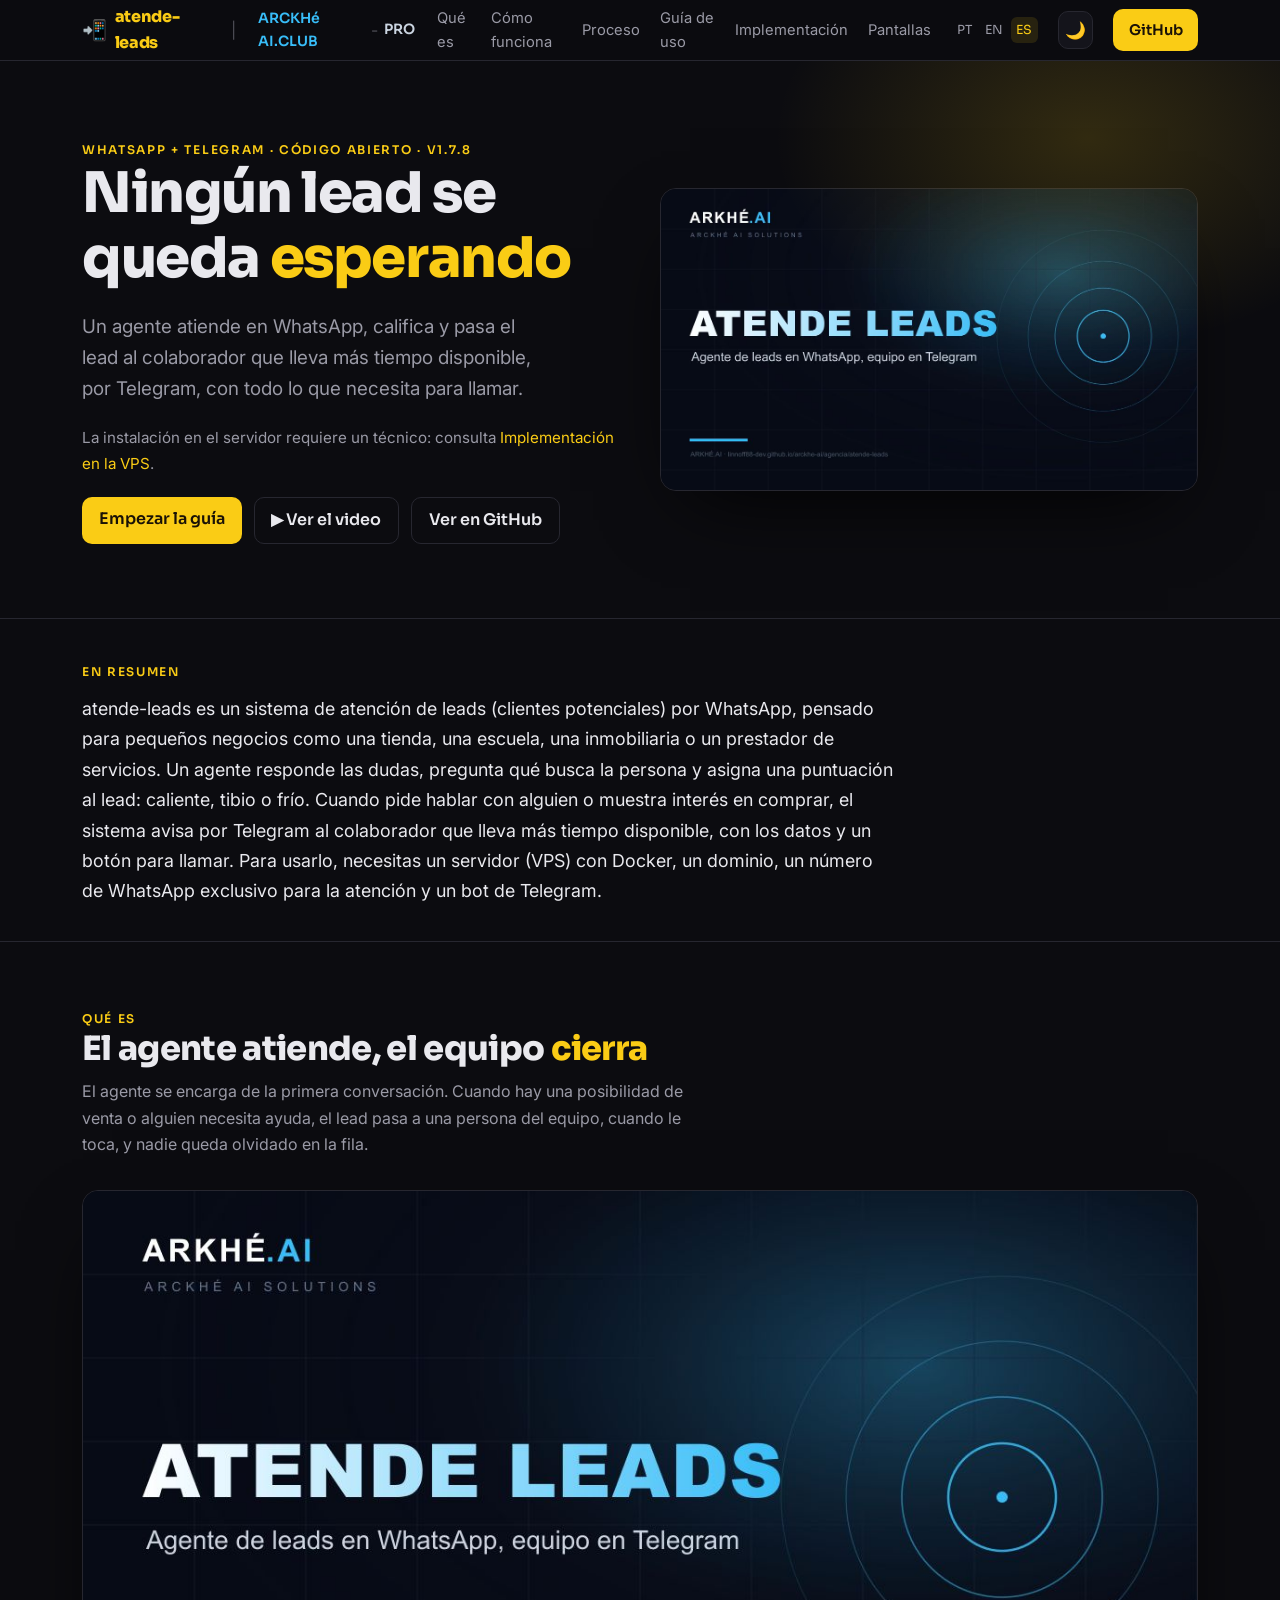
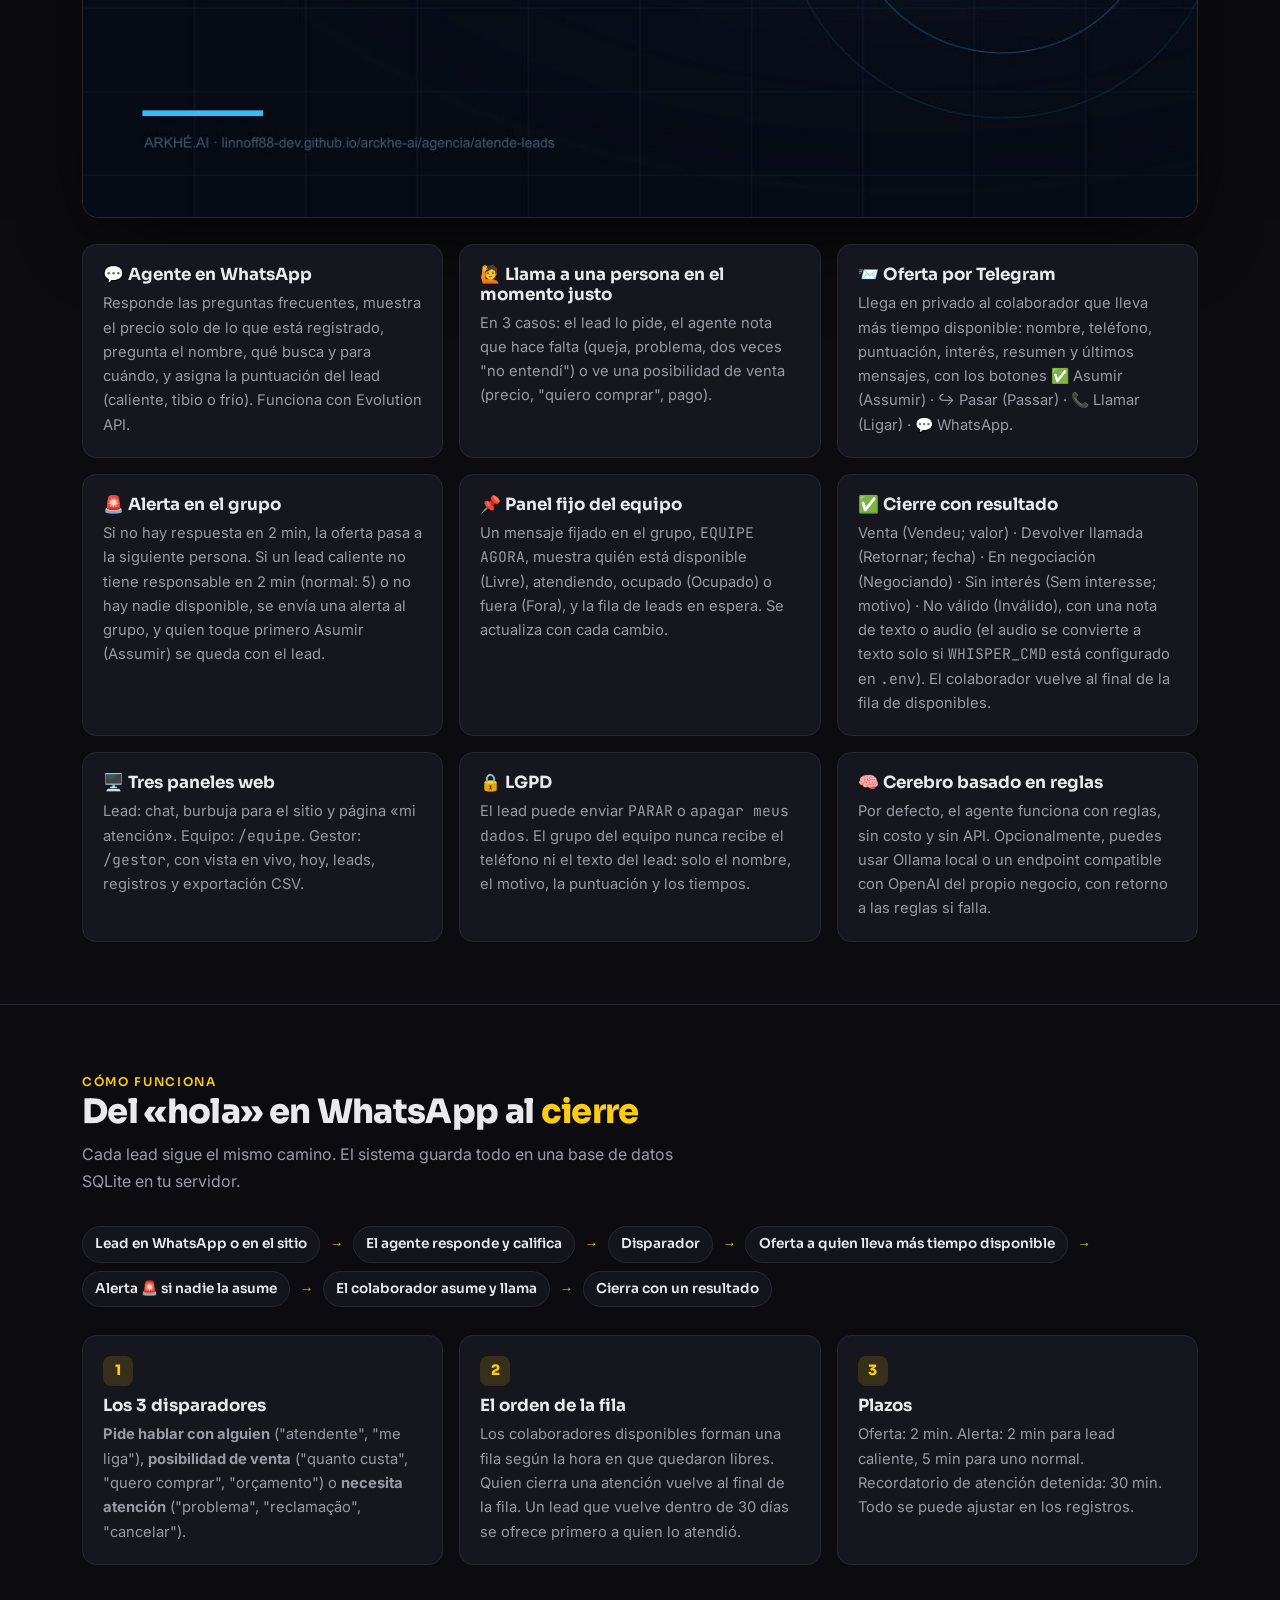
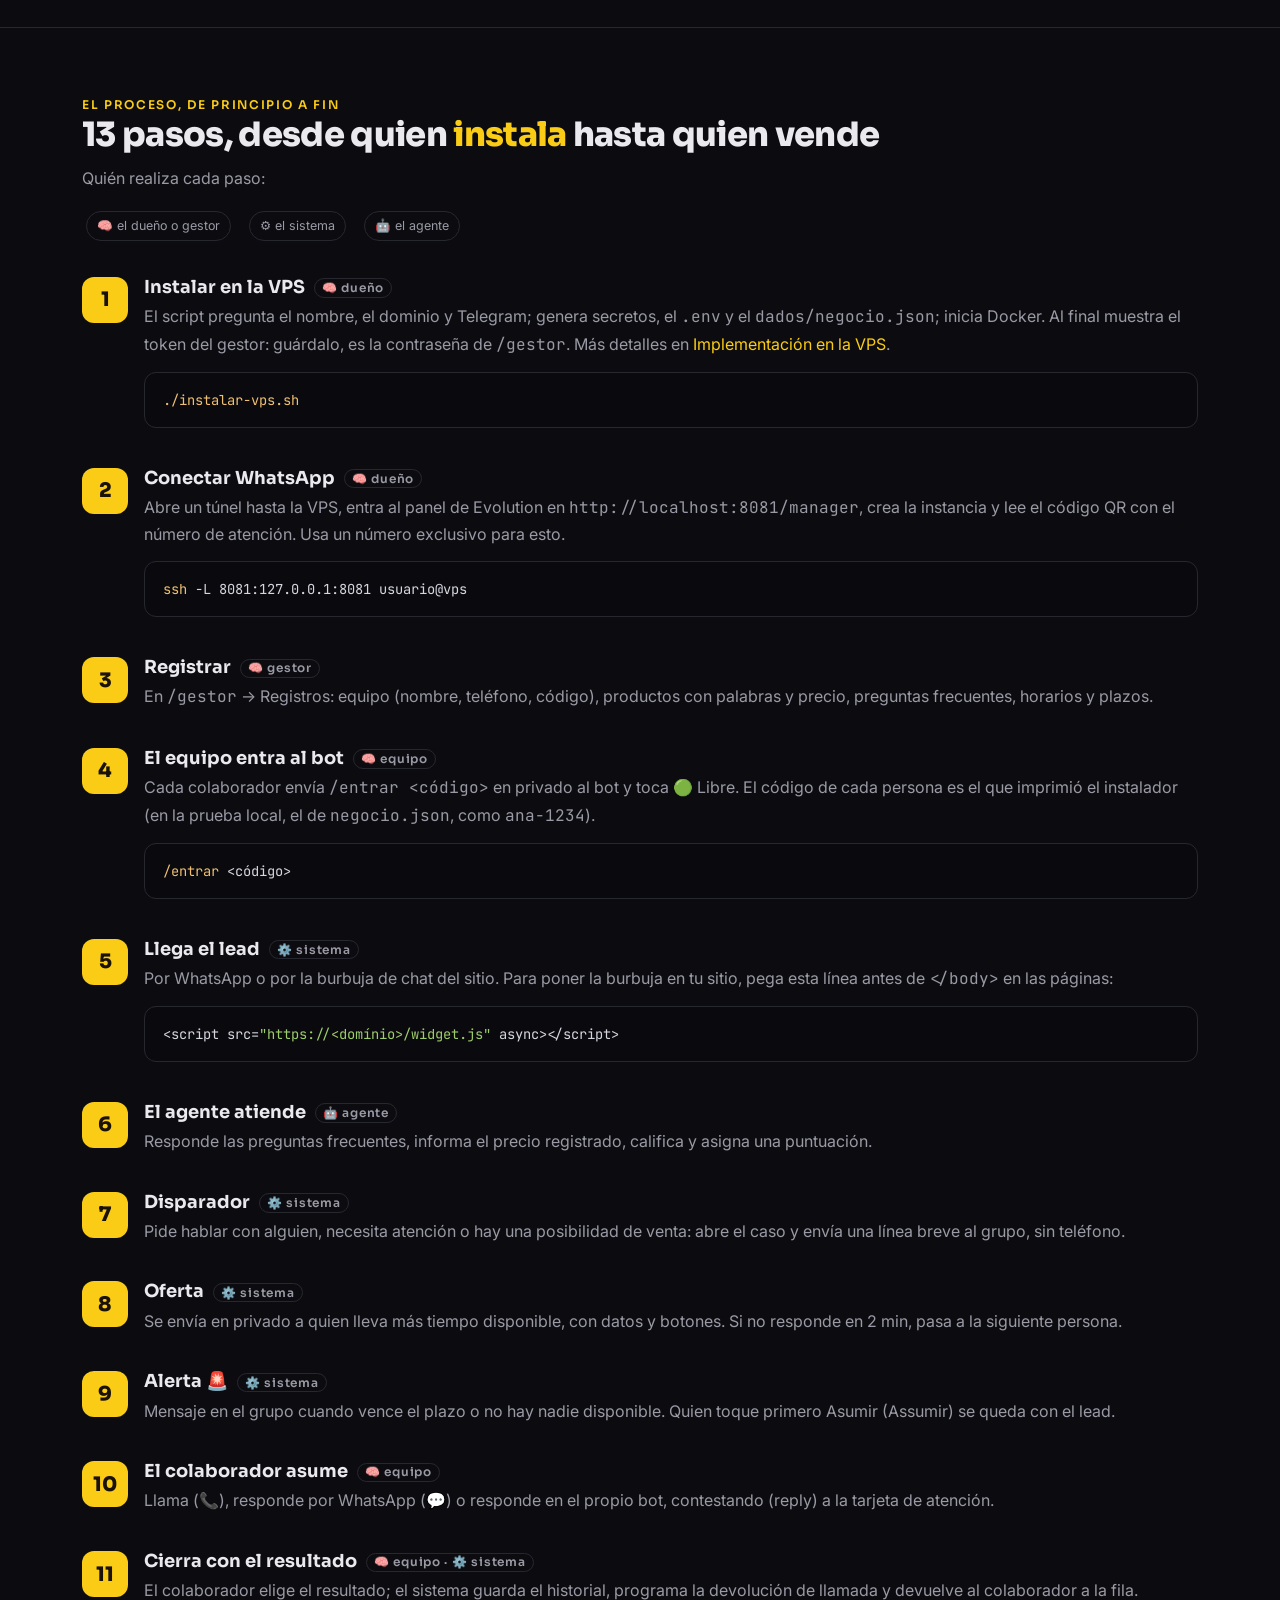
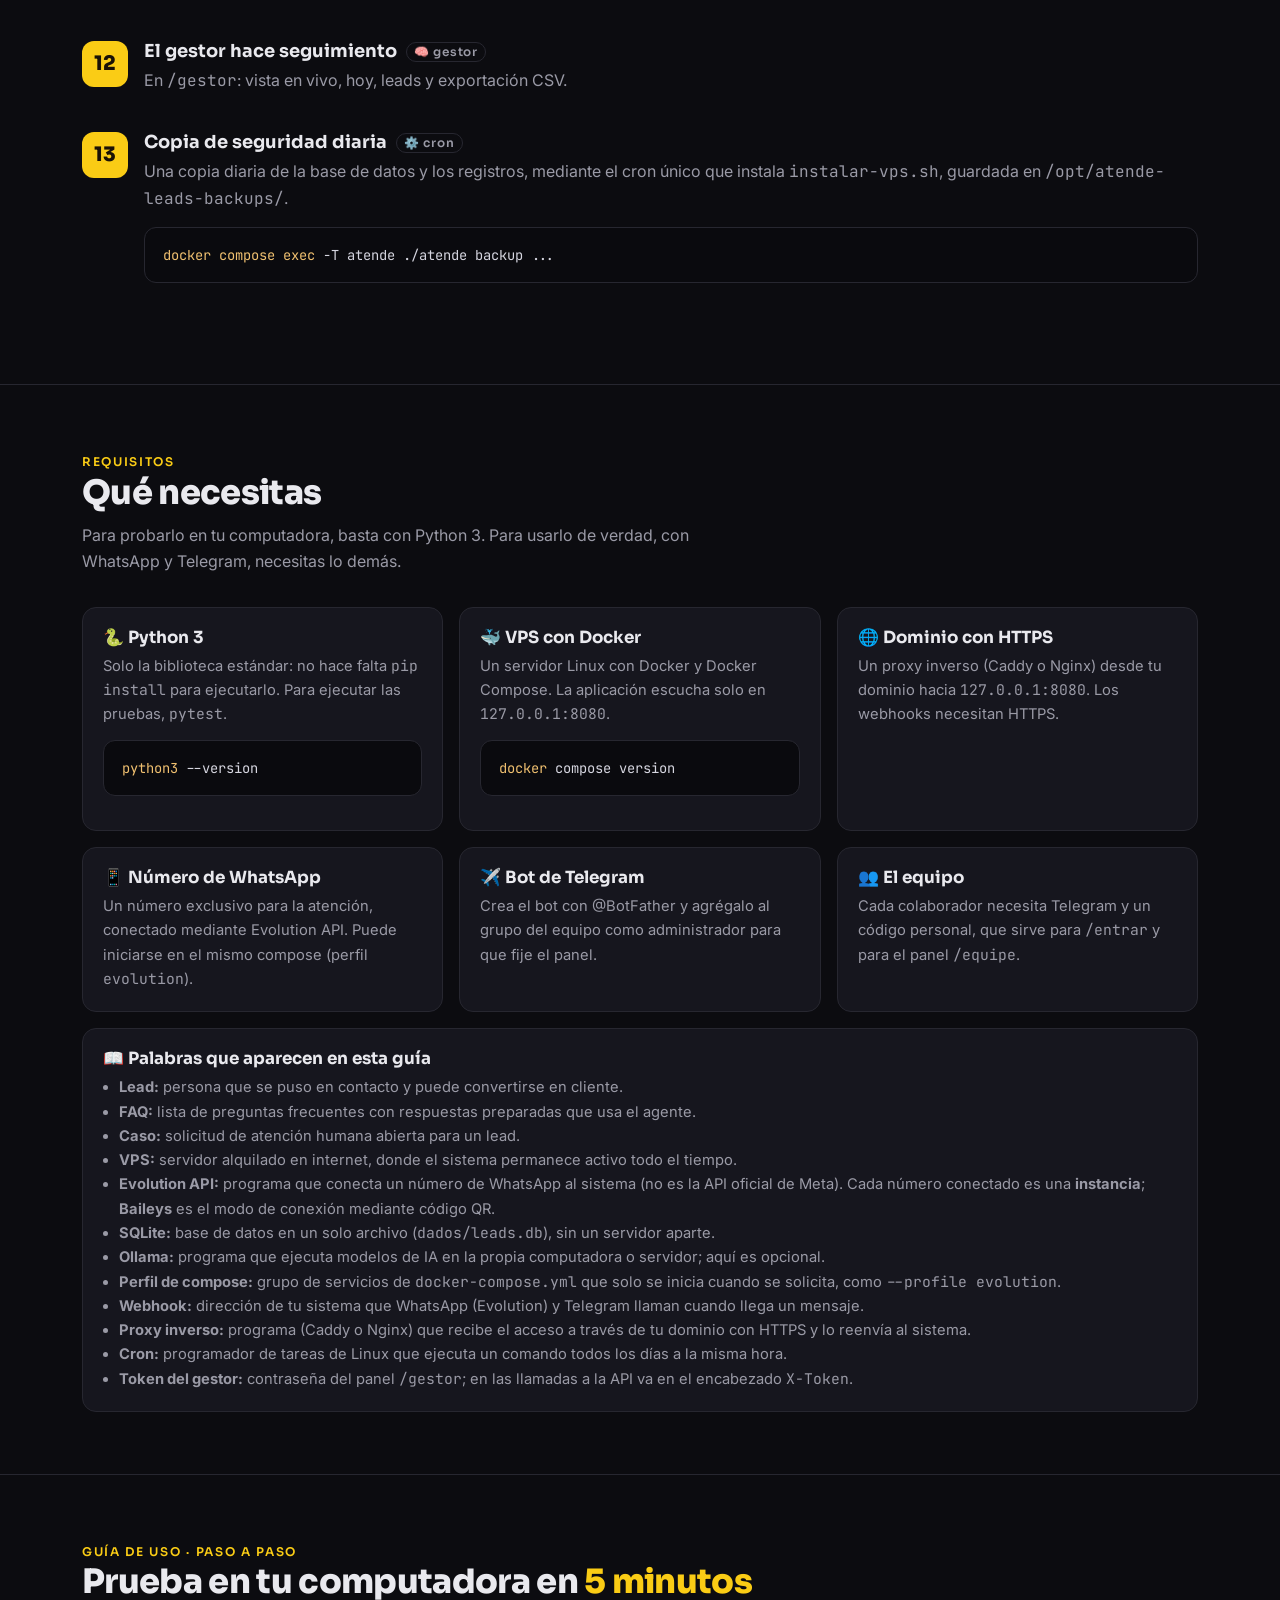
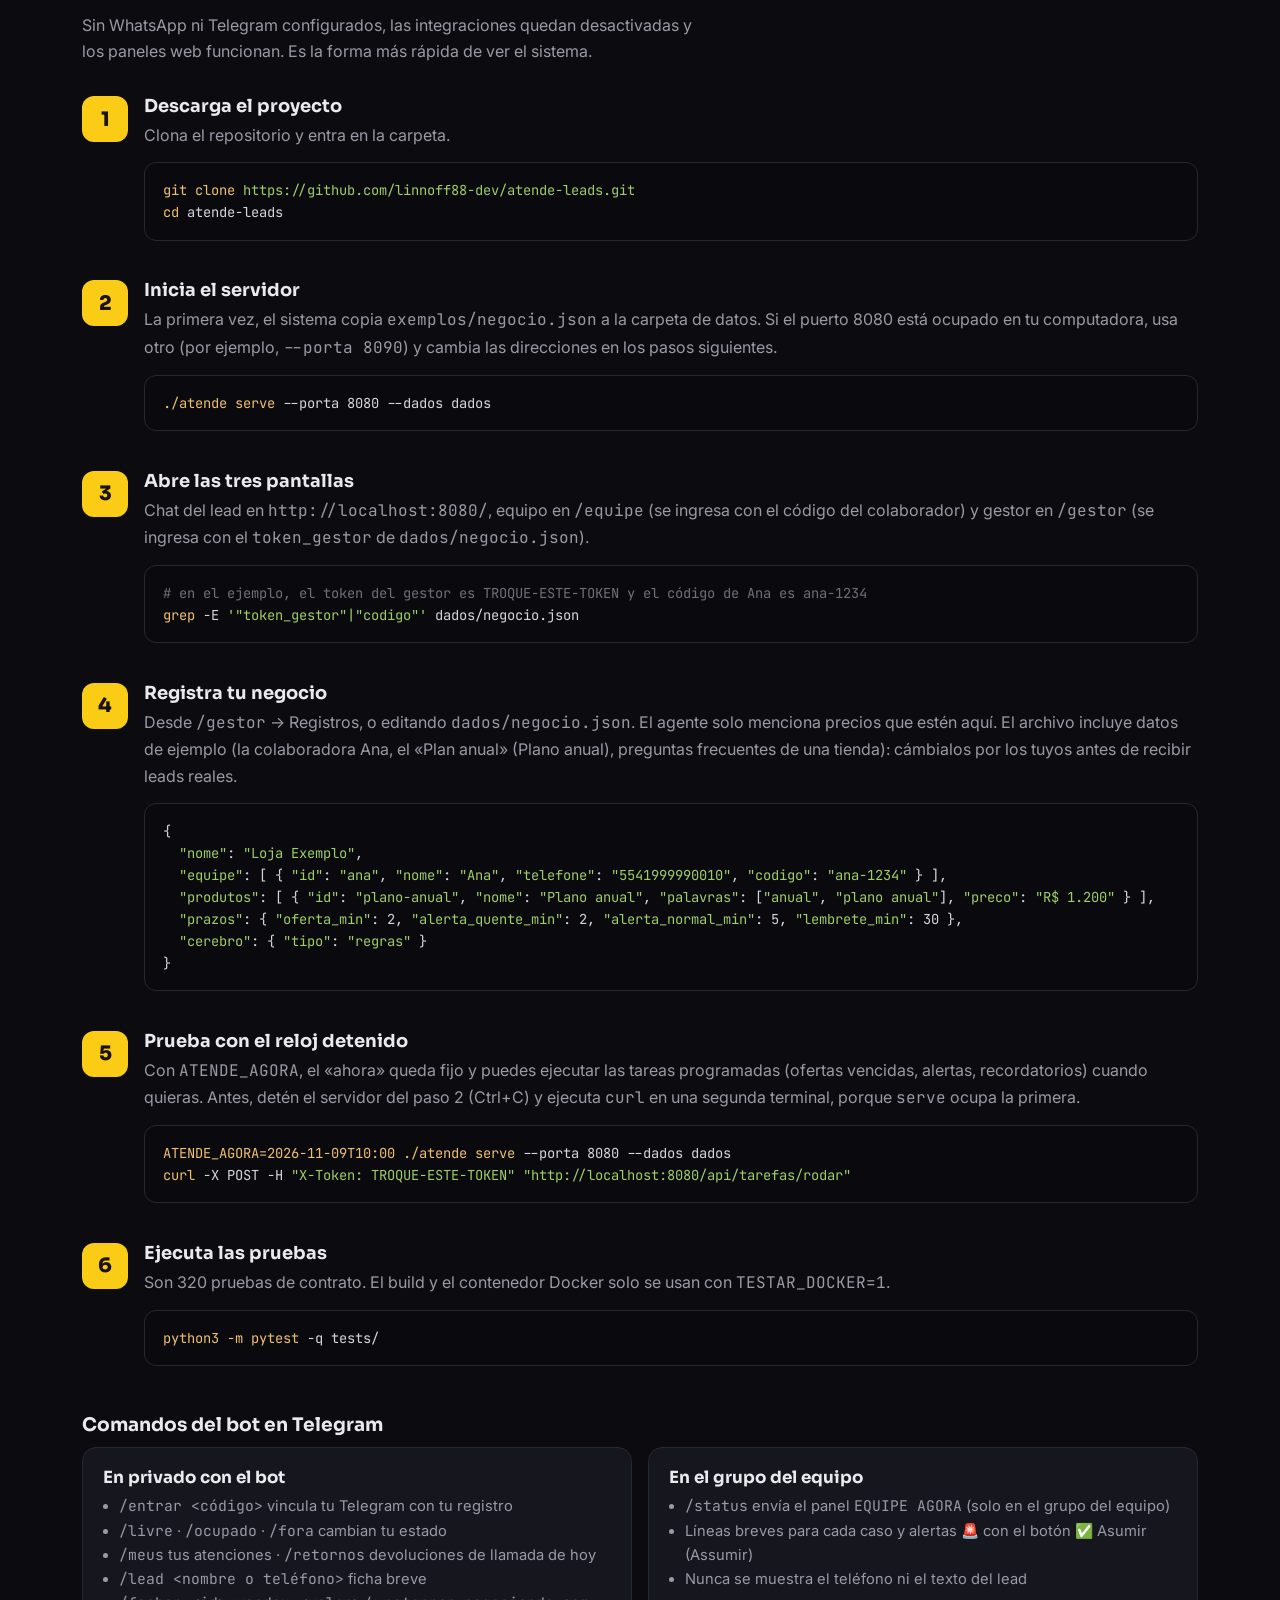
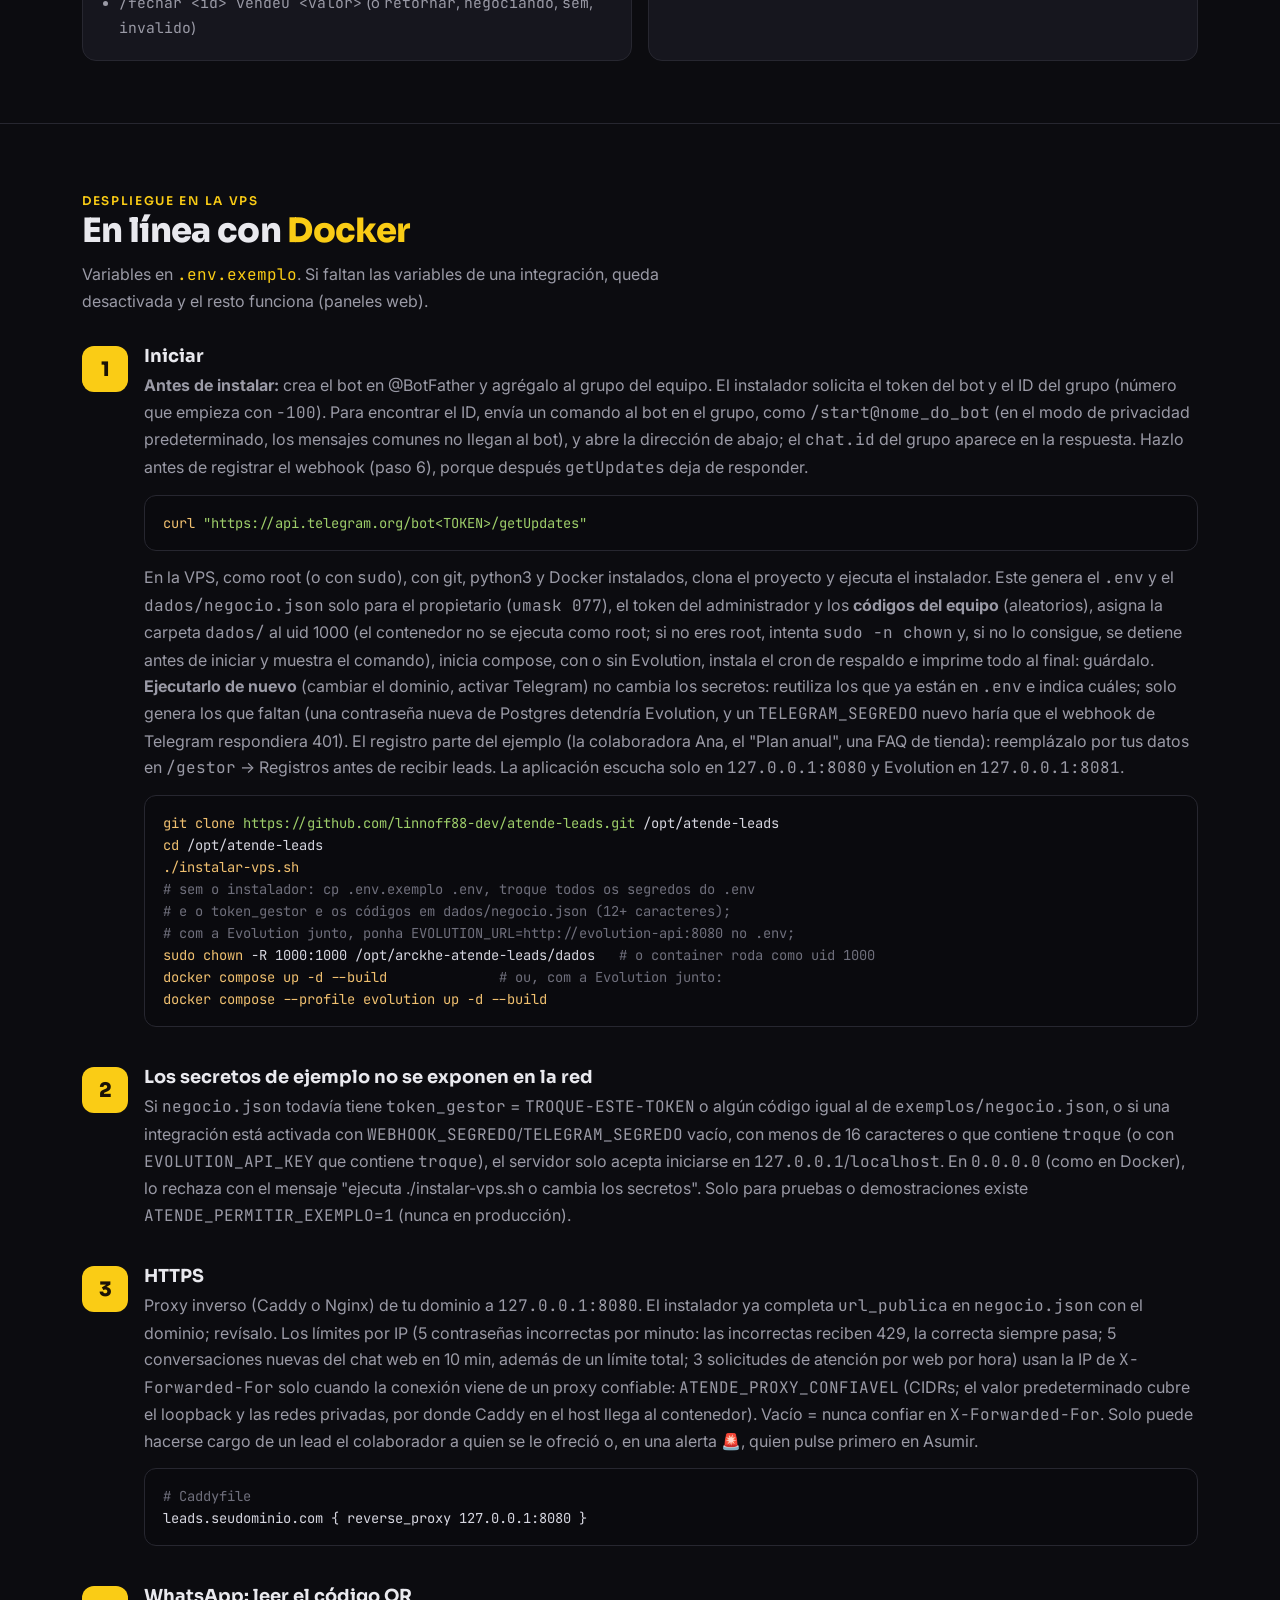
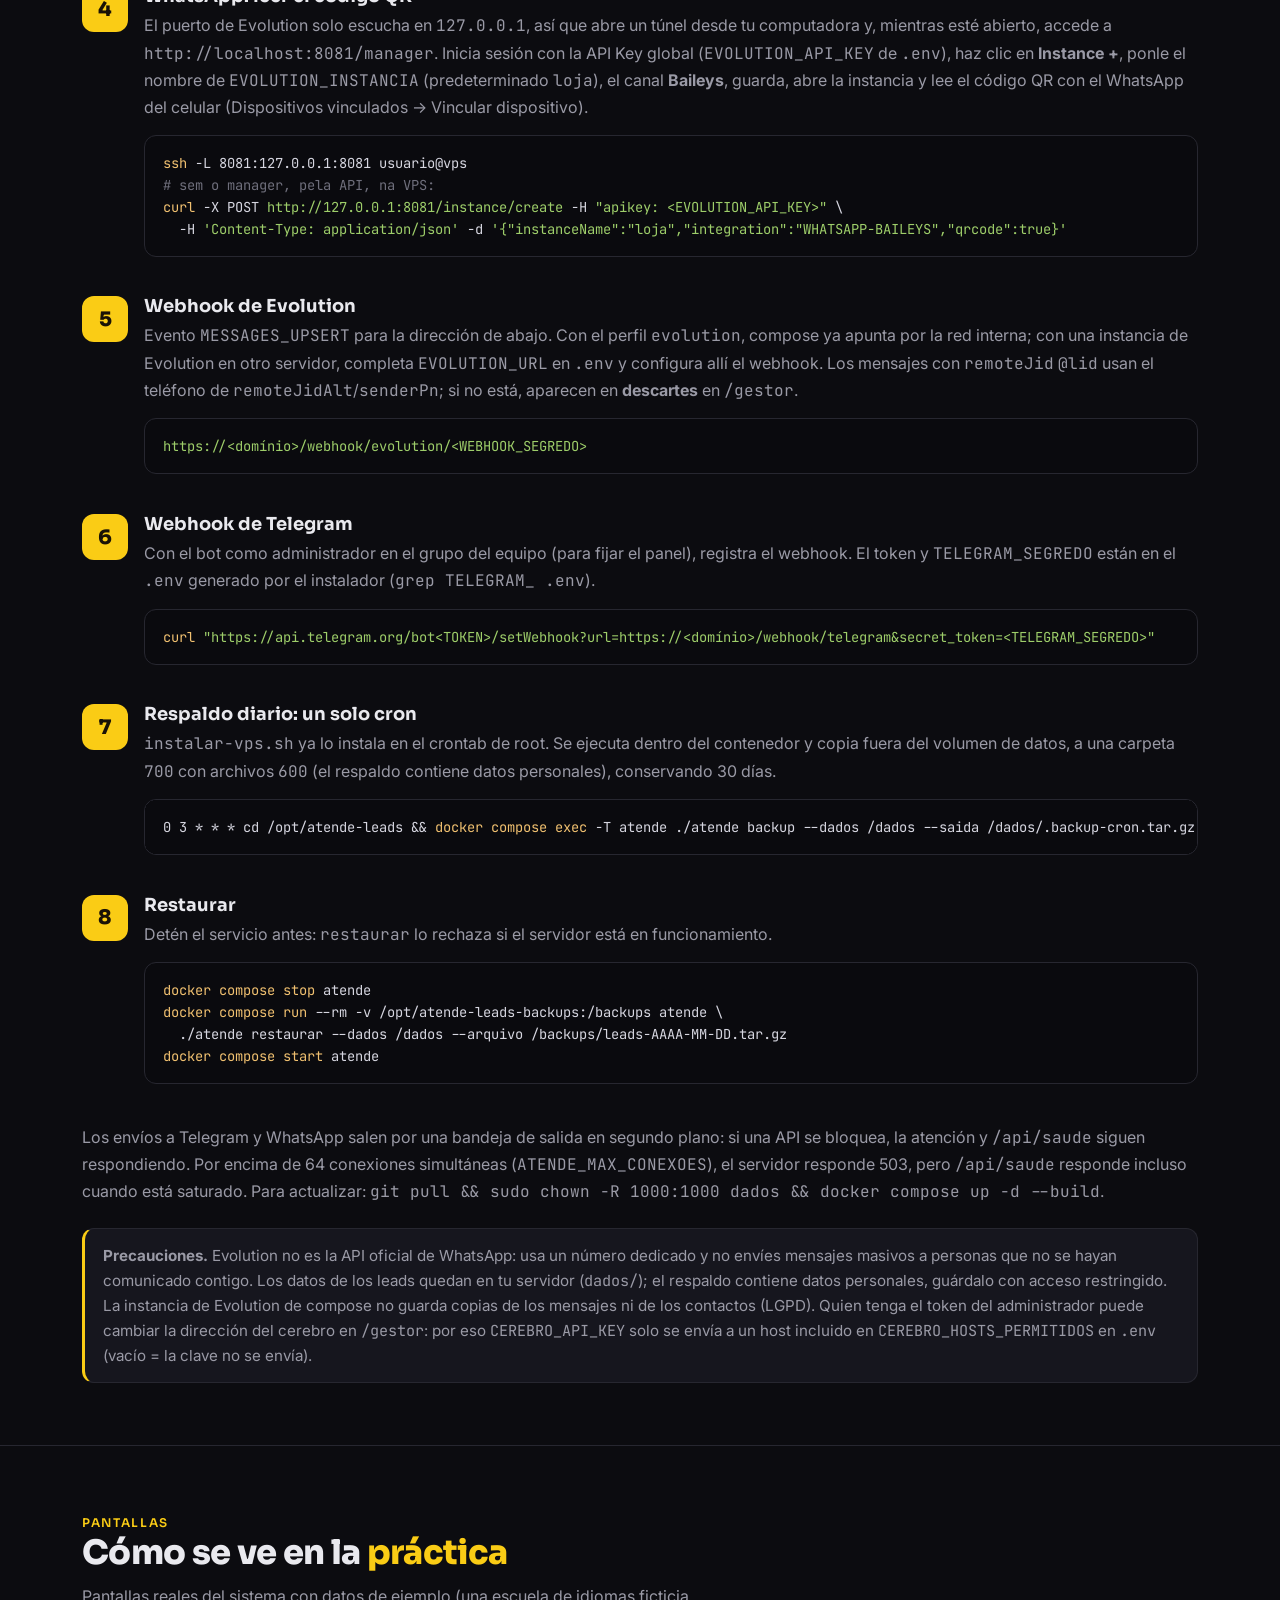
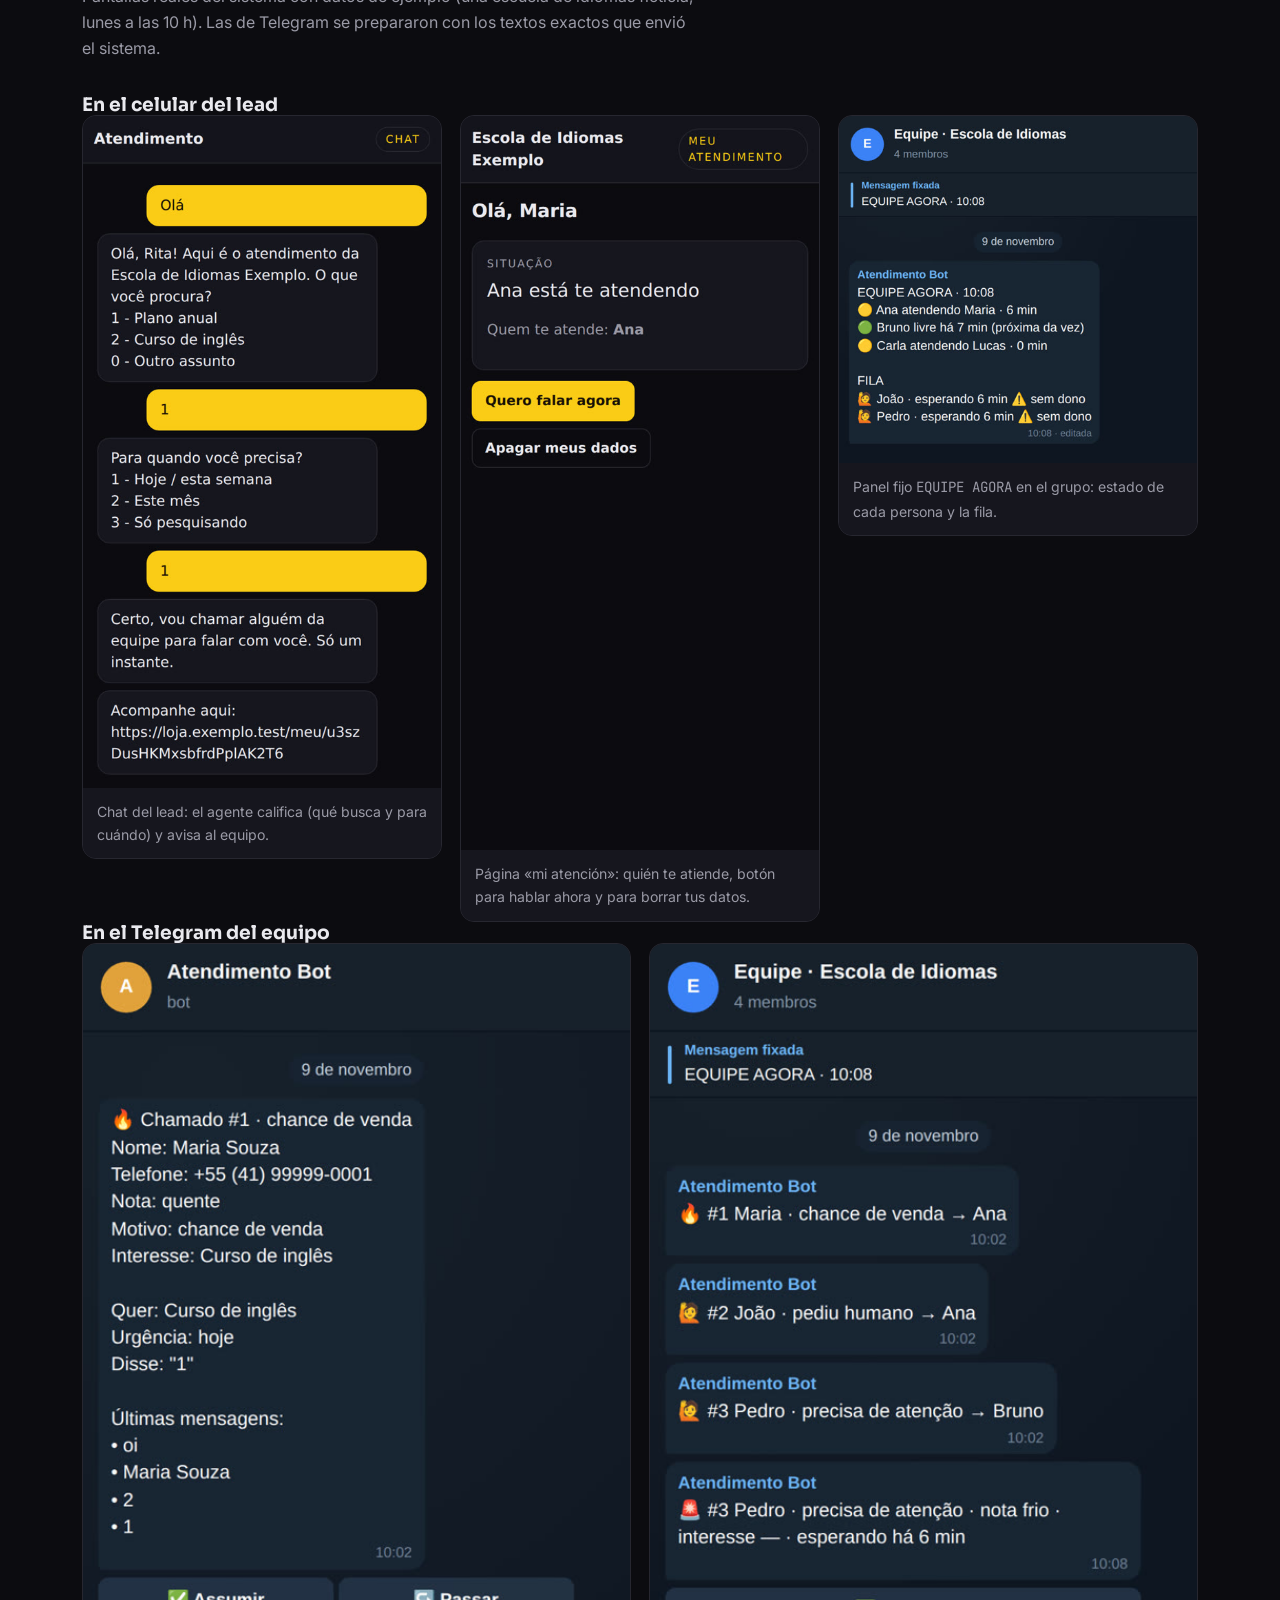
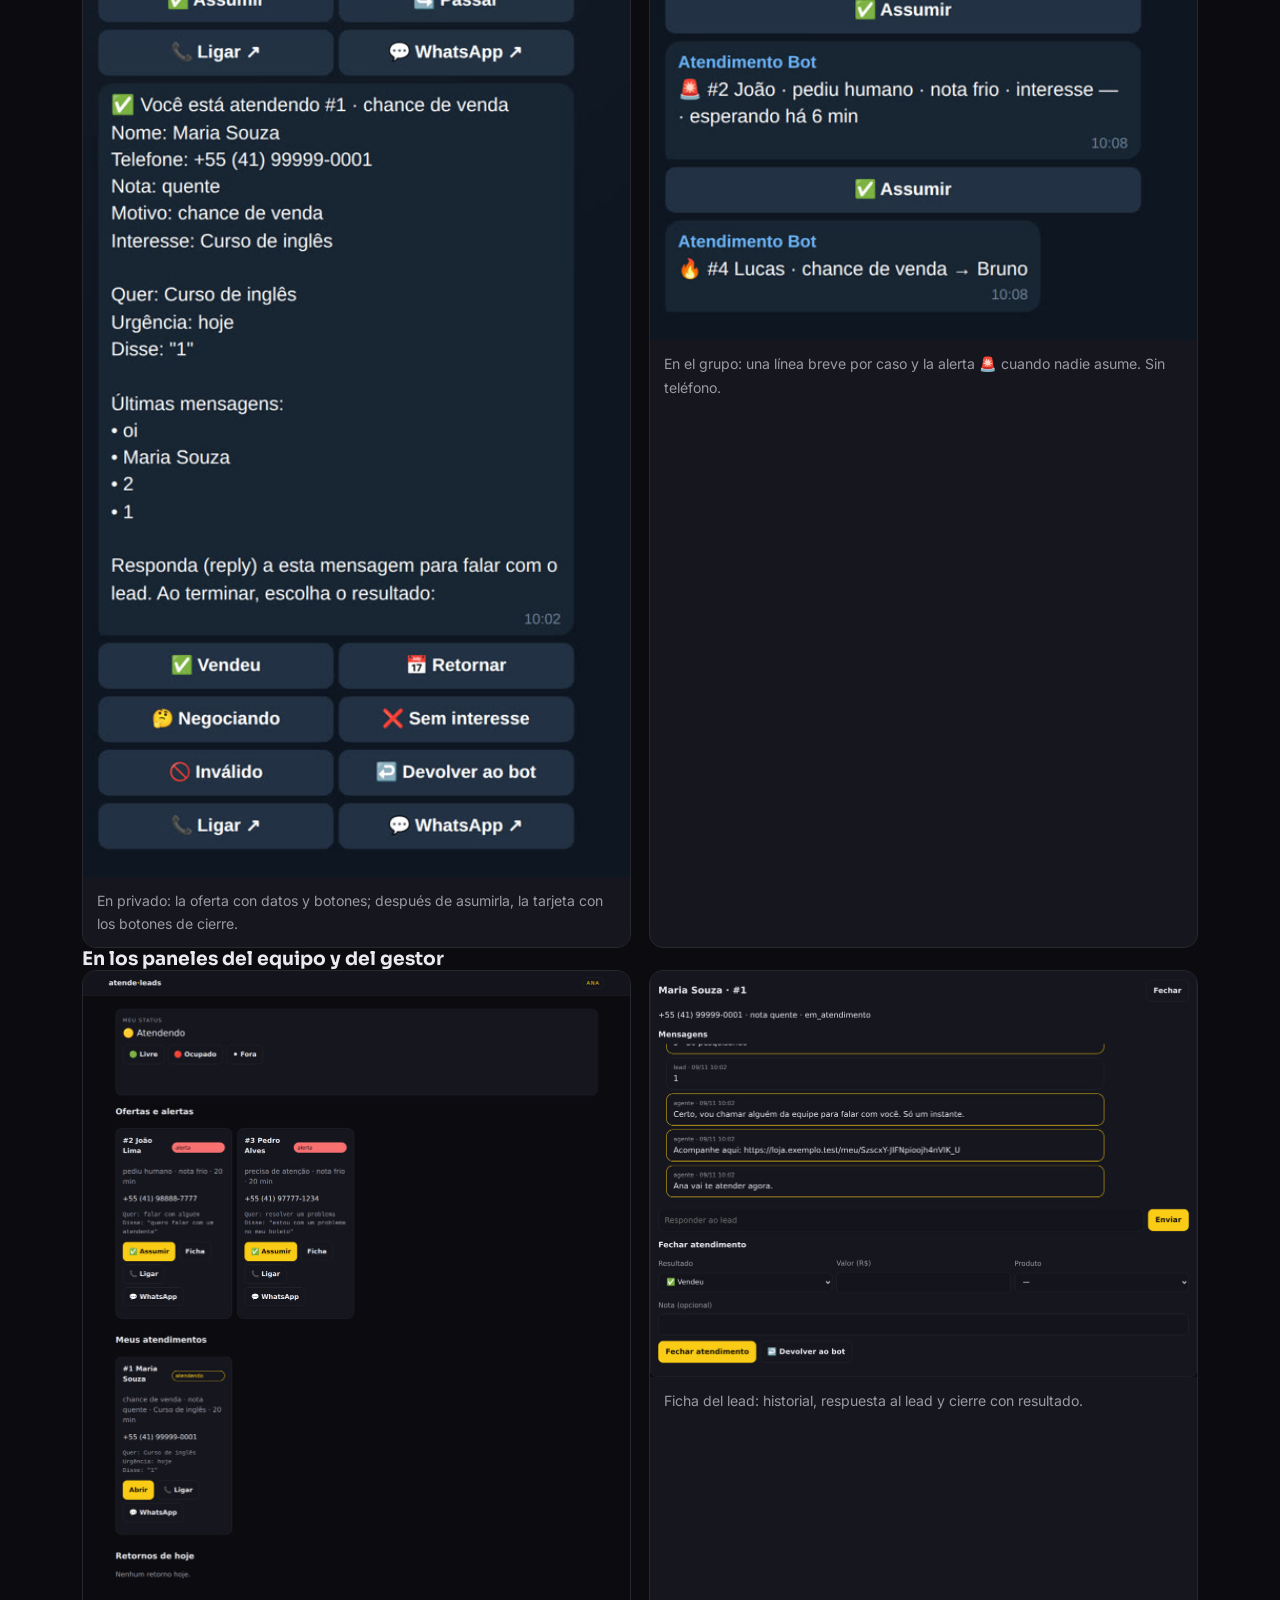
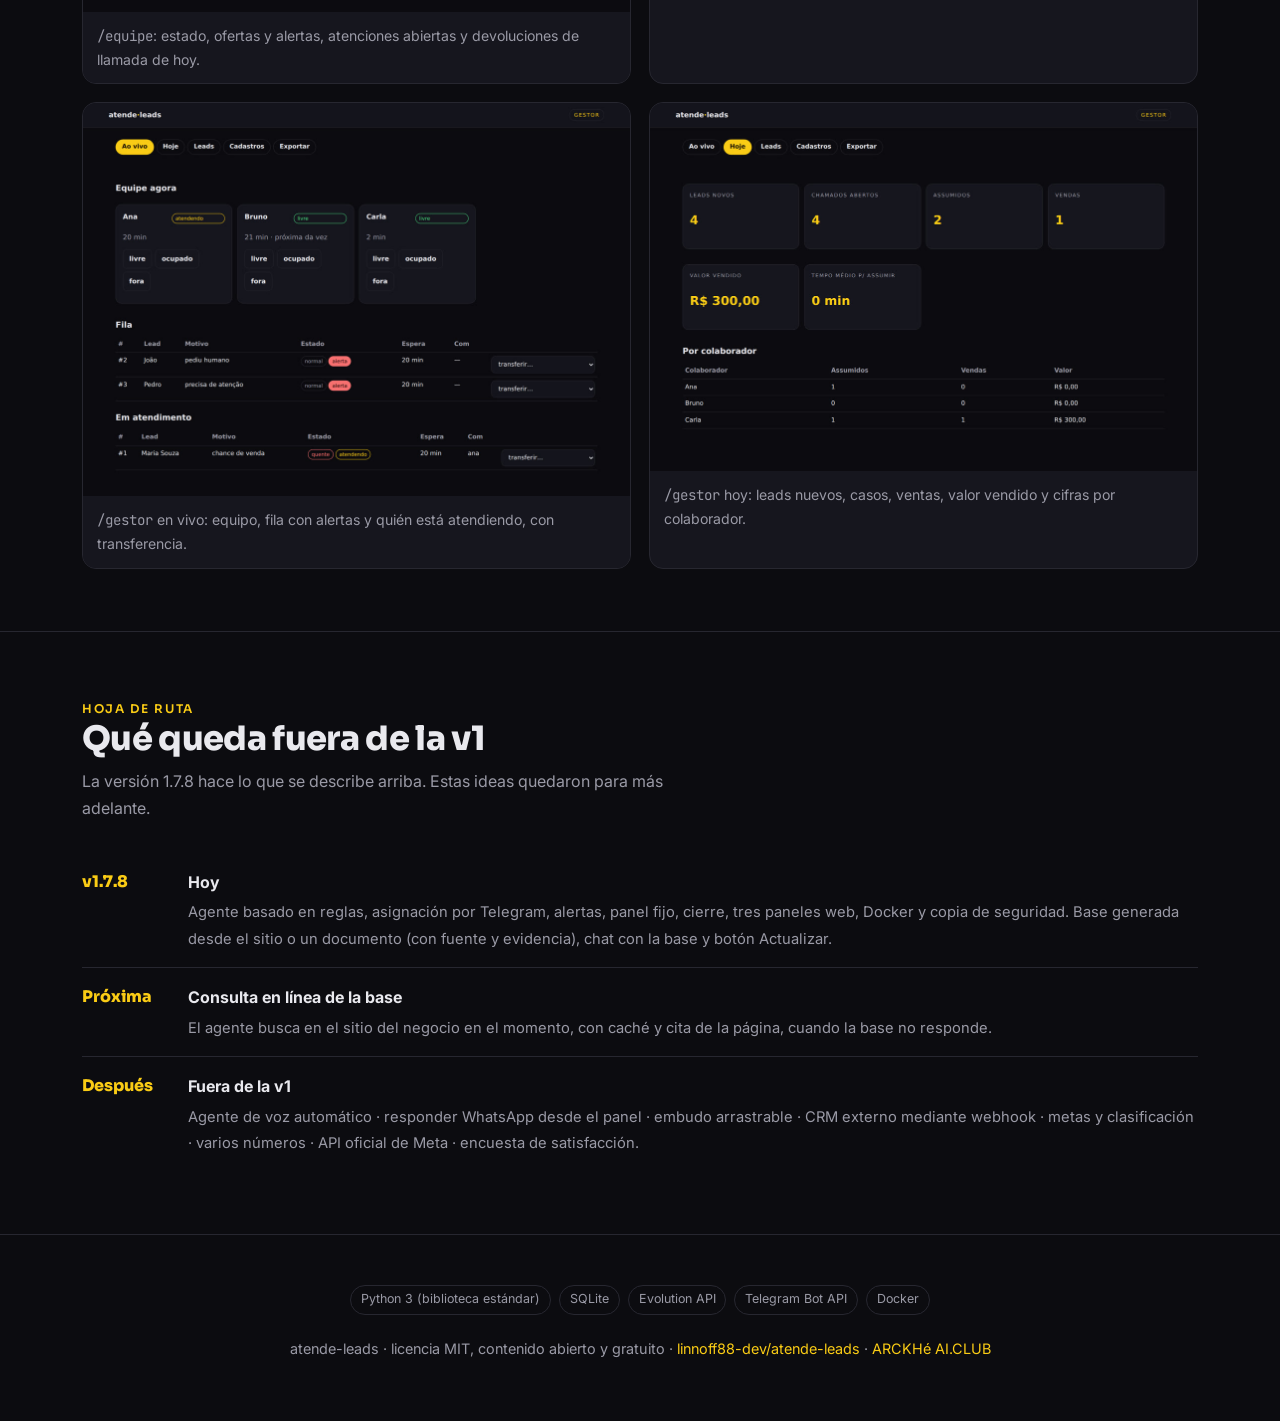
<file: guia/es/index.html>
<!DOCTYPE html>
<html lang="es">
<head>
<link rel="icon" href="/capa/favicon.ico" type="image/x-icon">
<meta charset="utf-8">
<meta name="viewport" content="width=device-width, initial-scale=1">
<title>atende-leads — el lead de WhatsApp en manos del colaborador disponible</title>
<meta name="description" content="Agente de leads en WhatsApp que responde, califica, asigna una puntuación y pasa el lead al colaborador disponible desde hace más tiempo por Telegram, con botones para asumir y llamar. Código abierto, Docker para VPS.">
<link rel="alternate" hreflang="pt-BR" href="https://linnoff88-dev.github.io/arckhe-atende-leads/guia/">
<link rel="alternate" hreflang="en" href="https://linnoff88-dev.github.io/arckhe-atende-leads/guia/en/">
<link rel="alternate" hreflang="es" href="https://linnoff88-dev.github.io/arckhe-atende-leads/guia/es/">
<link rel="preconnect" href="https://fonts.googleapis.com">
<link rel="preconnect" href="https://fonts.gstatic.com" crossorigin>
<link href="https://fonts.googleapis.com/css2?family=Sora:wght@400;600;800&family=Inter:wght@400;500;600&family=JetBrains+Mono:wght@400;600&display=swap" rel="stylesheet">
<style>
  :root{
    --bg:#0c0c10; --bg2:#14141b; --card:#16161e; --line:#272730;
    --txt:#e9e9ee; --mut:#9a9aa6; --amb:#FACC15; --amb2:#f0c070; --sky:#38bdf8; --pro:#cbd5e1;
    color-scheme:dark;
  }
  body.light{
    --bg:#f6f7f9; --bg2:#eceef2; --card:#ffffff; --line:#e1e3ea;
    --txt:#1a1a22; --mut:#5b5b68; --amb:#a16207; --amb2:#a16207; --sky:#0369a1; --pro:#b45309;
    color-scheme:light;
  }
  body.light .hero .glow{opacity:.5}
  body.light pre{background:#0e0e14;color:#d6d6e0}
  body.light pre .c{color:#8a8a98}
  body.light pre .k{color:#f0c070}
  body.light .btn{background:#FACC15}
  body.light .step .b{background:#FACC15}
  *{box-sizing:border-box}
  html{scroll-behavior:smooth}
  body{margin:0;background:var(--bg);color:var(--txt);font:16px/1.65 Inter,system-ui,sans-serif;-webkit-font-smoothing:antialiased}
  h1,h2,h3{font-family:Sora,sans-serif;line-height:1.15;margin:0}
  a{color:var(--amb);text-decoration:none}
  code,pre{font-family:"JetBrains Mono",monospace}
  .wrap{max-width:1160px;margin:0 auto;padding:0 22px}
  .mut{color:var(--mut)} .amb{color:var(--amb)}
  .chip{display:inline-block;font-size:.75rem;letter-spacing:.14em;text-transform:uppercase;color:var(--amb);font-weight:600;font-family:Sora}
  nav{position:sticky;top:0;z-index:30;backdrop-filter:blur(12px);background:rgba(12,12,16,.78);border-bottom:1px solid var(--line)}
  body.light nav{background:rgba(246,247,249,.85)}
  nav .wrap{display:flex;align-items:center;gap:22px;height:60px}
  nav .brand{display:flex;align-items:center;gap:8px;font-family:Sora;font-weight:800;letter-spacing:-.02em;color:var(--amb)}
  nav .brand .emoji{font-size:1.25rem}
  nav .sep{color:var(--mut);opacity:.45}
  nav .arckhe{color:var(--sky);font-weight:600;font-size:.88rem;font-family:Sora}
  nav .arckhe:hover{filter:brightness(1.15)}
  nav .pro{color:var(--pro);font-weight:600;font-size:.88rem;font-family:Sora}
  nav .pro:hover{filter:brightness(1.15)}
  nav .clubpro{display:inline-flex;align-items:center;gap:6px}
  nav .links{margin-left:auto;display:flex;align-items:center;gap:20px;font-size:.92rem}
  nav .links a.sec{color:var(--mut)} nav .links a.sec:hover{color:var(--txt)}
  .lang{display:inline-flex;gap:2px;font-family:Sora;font-size:.78rem}
  .lang a{color:var(--mut);padding:.2em .45em;border-radius:6px} .lang a.on{color:var(--amb);background:rgba(250,204,21,.12)}
  .tgl{background:var(--bg2);border:1px solid var(--line);color:var(--txt);width:38px;height:38px;border-radius:10px;cursor:pointer;display:inline-flex;align-items:center;justify-content:center;font-size:1.05rem}
  .tgl:hover{border-color:var(--amb)}
  .btn{display:inline-block;background:var(--amb);color:#1a1206;font-weight:600;padding:.6em 1.05em;border-radius:10px;font-family:Sora}
  .btn.ghost{background:transparent;color:var(--txt);border:1px solid var(--line)}
  @media(max-width:900px){nav .links a.sec{display:none}}
  @media(max-width:520px){nav .wrap{gap:8px;padding:8px 14px;height:auto;flex-wrap:wrap} nav .links{gap:8px;margin-left:0;width:100%;justify-content:space-between} nav .btn{padding:.45em .7em;font-size:.82rem} .tgl{width:34px;height:34px}}
  .hero{position:relative;overflow:hidden;border-bottom:1px solid var(--line)}
  .hero .glow{position:absolute;inset:-40% -20% auto auto;width:70%;height:600px;background:radial-gradient(closest-side,rgba(250,204,21,.16),transparent 70%);pointer-events:none}
  .hero .wrap{display:grid;grid-template-columns:1fr 1fr;gap:40px;align-items:center;padding:74px 22px}
  .hero h1{font-size:clamp(2.2rem,5vw,3.5rem);font-weight:800;letter-spacing:-.025em}
  .hero p.lead{font-size:1.18rem;color:var(--mut);margin:1.1em 0 1.6em;max-width:38ch}
  .hero .cta{display:flex;gap:12px;flex-wrap:wrap}
  .hero figure{margin:0;border-radius:16px;overflow:hidden;border:1px solid var(--line);box-shadow:0 30px 80px -30px #000}
  .hero figure img{width:100%;height:auto;display:block}
  .resumo{padding:38px 0 34px;border-bottom:1px solid var(--line)}
  .resumo p{font-size:1.12rem;line-height:1.7;max-width:74ch;margin:.55em 0 0}
  @media(max-width:780px){.hero .wrap{grid-template-columns:1fr;padding:48px 22px}}
  section{padding:62px 0;border-bottom:1px solid var(--line)}
  section h2{font-size:clamp(1.5rem,3.4vw,2.1rem);font-weight:800;letter-spacing:-.02em}
  section .sub{color:var(--mut);margin:.6em 0 2em;max-width:62ch}
  .grid{display:grid;gap:16px}
  .g3{grid-template-columns:repeat(3,1fr)} .g4{grid-template-columns:repeat(4,1fr)} .g2{grid-template-columns:repeat(2,1fr)}
  @media(max-width:820px){.g3,.g4{grid-template-columns:1fr 1fr}}
  @media(max-width:540px){.g2,.g3,.g4{grid-template-columns:1fr}}
  .card{background:var(--card);border:1px solid var(--line);border-radius:14px;padding:20px}
  .card h3{font-size:1.05rem;margin-bottom:.4em}
  .card p{color:var(--mut);font-size:.92rem;margin:0}
  .card ul{color:var(--mut);font-size:.92rem;margin:.4em 0 0;padding-left:1.1em}
  .num{display:inline-flex;width:30px;height:30px;align-items:center;justify-content:center;border-radius:8px;background:rgba(250,204,21,.14);color:var(--amb);font-family:Sora;font-weight:800;font-size:.9rem;margin-bottom:.7em}
  .flow{display:flex;flex-wrap:wrap;gap:8px;align-items:center;margin-top:10px}
  .flow span{background:var(--bg2);border:1px solid var(--line);border-radius:999px;padding:.45em .9em;font-size:.85rem;font-family:Sora;font-weight:600}
  .flow .arr{color:var(--amb);border:none;background:none;padding:0 .1em}
  pre{background:#0a0a0e;border:1px solid var(--line);border-radius:12px;padding:16px 18px;overflow:auto;font-size:.86rem;line-height:1.6;color:#d6d6e0}
  pre .c{color:#6f6f7c} pre .k{color:var(--amb2)} pre .s{color:#9ece6a}
  .step{display:grid;grid-template-columns:46px minmax(0,1fr);gap:16px;margin-bottom:26px}
  .step>div,.card{min-width:0}
  p code,li code,td code{overflow-wrap:anywhere}
  .step .b{width:46px;height:46px;border-radius:12px;background:var(--amb);color:#1a1206;font-family:Sora;font-weight:800;font-size:1.25rem;display:flex;align-items:center;justify-content:center}
  .step h3{font-size:1.12rem;margin-bottom:.3em}
  .step p{color:var(--mut);margin:.2em 0 .7em}
  .who{display:inline-block;font-size:.75rem;font-family:Sora;font-weight:600;letter-spacing:.06em;border:1px solid var(--line);border-radius:999px;padding:.15em .6em;margin-left:.4em;color:var(--mut);vertical-align:middle}
  .legenda{display:flex;flex-wrap:wrap;gap:10px;margin:-1em 0 2em}
  .ex{display:grid;grid-template-columns:1fr 1fr;gap:18px}
  .ex.cel{grid-template-columns:repeat(3,1fr);align-items:start}
  @media(max-width:820px){.ex.cel{grid-template-columns:1fr 1fr}}
  @media(max-width:680px){.ex,.ex.cel{grid-template-columns:1fr}}
  .ex figure{margin:0;border-radius:14px;overflow:hidden;border:1px solid var(--line);background:var(--card)}
  .ex figure img{width:100%;height:auto;display:block}
  .ex figcaption{padding:12px 14px;font-size:.88rem;color:var(--mut);background:var(--card)}
  .ex h3{font-size:1.05rem;margin:28px 0 12px}
  .phase{display:flex;gap:14px;padding:16px 0;border-bottom:1px solid var(--line)}
  .phase:last-child{border:none}
  .phase .tag{flex:0 0 92px;font-family:Sora;font-weight:800;color:var(--amb)}
  .phase .d strong{display:block;margin-bottom:.2em}
  .phase .d span{color:var(--mut);font-size:.92rem}
  .aviso{background:var(--card);border:1px solid var(--line);border-left:3px solid var(--amb);border-radius:12px;padding:14px 18px;color:var(--mut);font-size:.95rem}
  footer{padding:46px 0;text-align:center;color:var(--mut);font-size:.9rem}
  .pill{display:inline-block;border:1px solid var(--line);border-radius:999px;padding:.3em .8em;font-size:.78rem;color:var(--mut);margin:4px}
</style>
</head>
<body>

<nav><div class="wrap">
  <a class="brand" href="#top"><span class="emoji">📲</span> atende-leads</a>
  <span class="sep">|</span>
  <span class="clubpro">
    <a class="arckhe" href="https://linnoff88-dev.github.io" target="_blank" rel="noopener">ARCKHé AI.CLUB</a>
    <span class="sep">-</span>
    <a class="pro" href="https://arckhe.pro" target="_blank" rel="noopener">PRO</a>
  </span>
  <div class="links">
    <a class="sec" href="#oque">Qué es</a>
    <a class="sec" href="#fluxo">Cómo funciona</a>
    <a class="sec" href="#processo">Proceso</a>
    <a class="sec" href="#guia">Guía de uso</a>
    <a class="sec" href="#deploy">Implementación</a>
    <a class="sec" href="#exemplos">Pantallas</a>
    <span class="lang"><a href="../">PT</a><a href="../en/">EN</a><a class="on" href="./">ES</a></span>
    <button class="tgl" id="themeToggle" aria-label="Cambiar tema" title="Cambiar tema">🌙</button>
    <a class="btn" href="https://github.com/linnoff88-dev/atende-leads" target="_blank" rel="noopener">GitHub</a>
  </div>
</div></nav>

<header class="hero" id="top">
  <div class="glow"></div>
  <div class="wrap">
    <div>
      <span class="chip">WhatsApp + Telegram · código abierto · v1.7.8</span>
      <h1>Ningún lead se queda <span class="amb">esperando</span></h1>
      <p class="lead">Un agente atiende en WhatsApp, califica y pasa el lead al colaborador que lleva más tiempo disponible, por Telegram, con todo lo que necesita para llamar.</p>
      <p class="mut" style="margin:-.6em 0 1.4em;font-size:.95rem">La instalación en el servidor requiere un técnico: consulta <a href="#deploy">Implementación en la VPS</a>.</p>
      <div class="cta">
        <a class="btn" href="#guia">Empezar la guía</a>
        <a class="btn ghost" href="../../videos/">▶ Ver el video</a>
        <a class="btn ghost" href="https://github.com/linnoff88-dev/atende-leads" target="_blank" rel="noopener">Ver en GitHub</a>
      </div>
    </div>
    <figure><img src="../assets/banner-es.jpg" alt="Banner de atende-leads: ningún lead esperando, el agente atiende en WhatsApp y avisa por Telegram a quien está disponible"></figure>
  </div>
</header>

<section id="resumo" class="resumo"><div class="wrap">
  <span class="chip">En resumen</span>
  <p>atende-leads es un sistema de atención de leads (clientes potenciales) por WhatsApp, pensado para pequeños negocios como una tienda, una escuela, una inmobiliaria o un prestador de servicios. Un agente responde las dudas, pregunta qué busca la persona y asigna una puntuación al lead: caliente, tibio o frío. Cuando pide hablar con alguien o muestra interés en comprar, el sistema avisa por Telegram al colaborador que lleva más tiempo disponible, con los datos y un botón para llamar. Para usarlo, necesitas un servidor (VPS) con Docker, un dominio, un número de WhatsApp exclusivo para la atención y un bot de Telegram.</p>
</div></section>

<section id="oque"><div class="wrap">
  <span class="chip">Qué es</span>
  <h2>El agente atiende, el equipo <span class="amb">cierra</span></h2>
  <p class="sub">El agente se encarga de la primera conversación. Cuando hay una posibilidad de venta o alguien necesita ayuda, el lead pasa a una persona del equipo, cuando le toca, y nadie queda olvidado en la fila.</p>
  <figure style="margin:0 0 26px;border-radius:16px;overflow:hidden;border:1px solid var(--line);box-shadow:0 30px 80px -30px #000"><img src="../assets/banner-grade-es.jpg" alt="De WhatsApp al colaborador disponible: agente en WhatsApp, califica y asigna una puntuación, colaborador disponible, alerta en el grupo, panel del equipo, cierre" loading="lazy" style="width:100%;display:block"></figure>
  <div class="grid g3">
    <div class="card"><h3>💬 Agente en WhatsApp</h3><p>Responde las preguntas frecuentes, muestra el precio solo de lo que está registrado, pregunta el nombre, qué busca y para cuándo, y asigna la puntuación del lead (caliente, tibio o frío). Funciona con Evolution API.</p></div>
    <div class="card"><h3>🙋 Llama a una persona en el momento justo</h3><p>En 3 casos: el lead lo pide, el agente nota que hace falta (queja, problema, dos veces "no entendí") o ve una posibilidad de venta (precio, "quiero comprar", pago).</p></div>
    <div class="card"><h3>📨 Oferta por Telegram</h3><p>Llega en privado al colaborador que lleva más tiempo disponible: nombre, teléfono, puntuación, interés, resumen y últimos mensajes, con los botones ✅ Asumir (Assumir) · ↪️ Pasar (Passar) · 📞 Llamar (Ligar) · 💬 WhatsApp.</p></div>
    <div class="card"><h3>🚨 Alerta en el grupo</h3><p>Si no hay respuesta en 2 min, la oferta pasa a la siguiente persona. Si un lead caliente no tiene responsable en 2 min (normal: 5) o no hay nadie disponible, se envía una alerta al grupo, y quien toque primero Asumir (Assumir) se queda con el lead.</p></div>
    <div class="card"><h3>📌 Panel fijo del equipo</h3><p>Un mensaje fijado en el grupo, <code>EQUIPE AGORA</code>, muestra quién está disponible (Livre), atendiendo, ocupado (Ocupado) o fuera (Fora), y la fila de leads en espera. Se actualiza con cada cambio.</p></div>
    <div class="card"><h3>✅ Cierre con resultado</h3><p>Venta (Vendeu; valor) · Devolver llamada (Retornar; fecha) · En negociación (Negociando) · Sin interés (Sem interesse; motivo) · No válido (Inválido), con una nota de texto o audio (el audio se convierte a texto solo si <code>WHISPER_CMD</code> está configurado en <code>.env</code>). El colaborador vuelve al final de la fila de disponibles.</p></div>
  </div>
  <div class="grid g3" style="margin-top:16px">
    <div class="card"><h3>🖥️ Tres paneles web</h3><p>Lead: chat, burbuja para el sitio y página «mi atención». Equipo: <code>/equipe</code>. Gestor: <code>/gestor</code>, con vista en vivo, hoy, leads, registros y exportación CSV.</p></div>
    <div class="card"><h3>🔒 LGPD</h3><p>El lead puede enviar <code>PARAR</code> o <code>apagar meus dados</code>. El grupo del equipo nunca recibe el teléfono ni el texto del lead: solo el nombre, el motivo, la puntuación y los tiempos.</p></div>
    <div class="card"><h3>🧠 Cerebro basado en reglas</h3><p>Por defecto, el agente funciona con reglas, sin costo y sin API. Opcionalmente, puedes usar Ollama local o un endpoint compatible con OpenAI del propio negocio, con retorno a las reglas si falla.</p></div>
  </div>
</div></section>

<section id="fluxo"><div class="wrap">
  <span class="chip">Cómo funciona</span>
  <h2>Del «hola» en WhatsApp al <span class="amb">cierre</span></h2>
  <p class="sub">Cada lead sigue el mismo camino. El sistema guarda todo en una base de datos SQLite en tu servidor.</p>
  <div class="flow">
    <span>Lead en WhatsApp o en el sitio</span><span class="arr">→</span>
    <span>El agente responde y califica</span><span class="arr">→</span>
    <span>Disparador</span><span class="arr">→</span>
    <span>Oferta a quien lleva más tiempo disponible</span><span class="arr">→</span>
    <span>Alerta 🚨 si nadie la asume</span><span class="arr">→</span>
    <span>El colaborador asume y llama</span><span class="arr">→</span>
    <span>Cierra con un resultado</span>
  </div>
  <div class="grid g3" style="margin-top:28px">
    <div class="card"><div class="num">1</div><h3>Los 3 disparadores</h3><p><b>Pide hablar con alguien</b> ("atendente", "me liga"), <b>posibilidad de venta</b> ("quanto custa", "quero comprar", "orçamento") o <b>necesita atención</b> ("problema", "reclamação", "cancelar").</p></div>
    <div class="card"><div class="num">2</div><h3>El orden de la fila</h3><p>Los colaboradores disponibles forman una fila según la hora en que quedaron libres. Quien cierra una atención vuelve al final de la fila. Un lead que vuelve dentro de 30 días se ofrece primero a quien lo atendió.</p></div>
    <div class="card"><div class="num">3</div><h3>Plazos</h3><p>Oferta: 2 min. Alerta: 2 min para lead caliente, 5 min para uno normal. Recordatorio de atención detenida: 30 min. Todo se puede ajustar en los registros.</p></div>
  </div>
</div></section>

<section id="processo"><div class="wrap">
  <span class="chip">El proceso, de principio a fin</span>
  <h2>13 pasos, desde quien <span class="amb">instala</span> hasta quien vende</h2>
  <p class="sub">Quién realiza cada paso:</p>
  <div class="legenda"><span class="pill">🧠 el dueño o gestor</span><span class="pill">⚙️ el sistema</span><span class="pill">🤖 el agente</span></div>

  <div class="step"><div class="b">1</div><div>
    <h3>Instalar en la VPS <span class="who">🧠 dueño</span></h3>
    <p>El script pregunta el nombre, el dominio y Telegram; genera secretos, el <code>.env</code> y el <code>dados/negocio.json</code>; inicia Docker. Al final muestra el token del gestor: guárdalo, es la contraseña de <code>/gestor</code>. Más detalles en <a href="#deploy">Implementación en la VPS</a>.</p>
<pre><span class="k">./instalar-vps.sh</span></pre>
  </div></div>
  <div class="step"><div class="b">2</div><div>
    <h3>Conectar WhatsApp <span class="who">🧠 dueño</span></h3>
    <p>Abre un túnel hasta la VPS, entra al panel de Evolution en <code>http://localhost:8081/manager</code>, crea la instancia y lee el código QR con el número de atención. Usa un número exclusivo para esto.</p>
<pre><span class="k">ssh</span> -L 8081:127.0.0.1:8081 usuario@vps</pre>
  </div></div>
  <div class="step"><div class="b">3</div><div>
    <h3>Registrar <span class="who">🧠 gestor</span></h3>
    <p>En <code>/gestor</code> → Registros: equipo (nombre, teléfono, código), productos con palabras y precio, preguntas frecuentes, horarios y plazos.</p>
  </div></div>
  <div class="step"><div class="b">4</div><div>
    <h3>El equipo entra al bot <span class="who">🧠 equipo</span></h3>
    <p>Cada colaborador envía <code>/entrar &lt;código&gt;</code> en privado al bot y toca 🟢 Libre. El código de cada persona es el que imprimió el instalador (en la prueba local, el de <code>negocio.json</code>, como <code>ana-1234</code>).</p>
<pre><span class="k">/entrar</span> &lt;código&gt;</pre>
  </div></div>
  <div class="step"><div class="b">5</div><div>
    <h3>Llega el lead <span class="who">⚙️ sistema</span></h3>
    <p>Por WhatsApp o por la burbuja de chat del sitio. Para poner la burbuja en tu sitio, pega esta línea antes de <code>&lt;/body&gt;</code> en las páginas:</p>
<pre>&lt;script src=<span class="s">"https://&lt;domínio&gt;/widget.js"</span> async&gt;&lt;/script&gt;</pre>
  </div></div>
  <div class="step"><div class="b">6</div><div>
    <h3>El agente atiende <span class="who">🤖 agente</span></h3>
    <p>Responde las preguntas frecuentes, informa el precio registrado, califica y asigna una puntuación.</p>
  </div></div>
  <div class="step"><div class="b">7</div><div>
    <h3>Disparador <span class="who">⚙️ sistema</span></h3>
    <p>Pide hablar con alguien, necesita atención o hay una posibilidad de venta: abre el caso y envía una línea breve al grupo, sin teléfono.</p>
  </div></div>
  <div class="step"><div class="b">8</div><div>
    <h3>Oferta <span class="who">⚙️ sistema</span></h3>
    <p>Se envía en privado a quien lleva más tiempo disponible, con datos y botones. Si no responde en 2 min, pasa a la siguiente persona.</p>
  </div></div>
  <div class="step"><div class="b">9</div><div>
    <h3>Alerta 🚨 <span class="who">⚙️ sistema</span></h3>
    <p>Mensaje en el grupo cuando vence el plazo o no hay nadie disponible. Quien toque primero Asumir (Assumir) se queda con el lead.</p>
  </div></div>
  <div class="step"><div class="b">10</div><div>
    <h3>El colaborador asume <span class="who">🧠 equipo</span></h3>
    <p>Llama (📞), responde por WhatsApp (💬) o responde en el propio bot, contestando (reply) a la tarjeta de atención.</p>
  </div></div>
  <div class="step"><div class="b">11</div><div>
    <h3>Cierra con el resultado <span class="who">🧠 equipo · ⚙️ sistema</span></h3>
    <p>El colaborador elige el resultado; el sistema guarda el historial, programa la devolución de llamada y devuelve al colaborador a la fila.</p>
  </div></div>
  <div class="step"><div class="b">12</div><div>
    <h3>El gestor hace seguimiento <span class="who">🧠 gestor</span></h3>
    <p>En <code>/gestor</code>: vista en vivo, hoy, leads y exportación CSV.</p>
  </div></div>
  <div class="step"><div class="b">13</div><div>
    <h3>Copia de seguridad diaria <span class="who">⚙️ cron</span></h3>
    <p>Una copia diaria de la base de datos y los registros, mediante el cron único que instala <code>instalar-vps.sh</code>, guardada en <code>/opt/atende-leads-backups/</code>.</p>
<pre><span class="k">docker compose exec</span> -T atende ./atende backup ...</pre>
  </div></div>
</div></section>

<section id="pre"><div class="wrap">
  <span class="chip">Requisitos</span>
  <h2>Qué necesitas</h2>
  <p class="sub">Para probarlo en tu computadora, basta con Python 3. Para usarlo de verdad, con WhatsApp y Telegram, necesitas lo demás.</p>
  <div class="grid g3">
    <div class="card"><h3>🐍 Python 3</h3><p>Solo la biblioteca estándar: no hace falta <code>pip install</code> para ejecutarlo. Para ejecutar las pruebas, <code>pytest</code>.</p><pre><span class="k">python3</span> --version</pre></div>
    <div class="card"><h3>🐳 VPS con Docker</h3><p>Un servidor Linux con Docker y Docker Compose. La aplicación escucha solo en <code>127.0.0.1:8080</code>.</p><pre><span class="k">docker</span> compose version</pre></div>
    <div class="card"><h3>🌐 Dominio con HTTPS</h3><p>Un proxy inverso (Caddy o Nginx) desde tu dominio hacia <code>127.0.0.1:8080</code>. Los webhooks necesitan HTTPS.</p></div>
    <div class="card"><h3>📱 Número de WhatsApp</h3><p>Un número exclusivo para la atención, conectado mediante Evolution API. Puede iniciarse en el mismo compose (perfil <code>evolution</code>).</p></div>
    <div class="card"><h3>✈️ Bot de Telegram</h3><p>Crea el bot con @BotFather y agrégalo al grupo del equipo como administrador para que fije el panel.</p></div>
    <div class="card"><h3>👥 El equipo</h3><p>Cada colaborador necesita Telegram y un código personal, que sirve para <code>/entrar</code> y para el panel <code>/equipe</code>.</p></div>
  </div>
  <div class="card" style="margin-top:16px"><h3>📖 Palabras que aparecen en esta guía</h3><ul>
    <li><b>Lead:</b> persona que se puso en contacto y puede convertirse en cliente.</li>
    <li><b>FAQ:</b> lista de preguntas frecuentes con respuestas preparadas que usa el agente.</li>
    <li><b>Caso:</b> solicitud de atención humana abierta para un lead.</li>
    <li><b>VPS:</b> servidor alquilado en internet, donde el sistema permanece activo todo el tiempo.</li>
    <li><b>Evolution API:</b> programa que conecta un número de WhatsApp al sistema (no es la API oficial de Meta). Cada número conectado es una <b>instancia</b>; <b>Baileys</b> es el modo de conexión mediante código QR.</li>
    <li><b>SQLite:</b> base de datos en un solo archivo (<code>dados/leads.db</code>), sin un servidor aparte.</li>
    <li><b>Ollama:</b> programa que ejecuta modelos de IA en la propia computadora o servidor; aquí es opcional.</li>
    <li><b>Perfil de compose:</b> grupo de servicios de <code>docker-compose.yml</code> que solo se inicia cuando se solicita, como <code>--profile evolution</code>.</li>
    <li><b>Webhook:</b> dirección de tu sistema que WhatsApp (Evolution) y Telegram llaman cuando llega un mensaje.</li>
    <li><b>Proxy inverso:</b> programa (Caddy o Nginx) que recibe el acceso a través de tu dominio con HTTPS y lo reenvía al sistema.</li>
    <li><b>Cron:</b> programador de tareas de Linux que ejecuta un comando todos los días a la misma hora.</li>
    <li><b>Token del gestor:</b> contraseña del panel <code>/gestor</code>; en las llamadas a la API va en el encabezado <code>X-Token</code>.</li>
  </ul></div>
</div></section>

<section id="guia"><div class="wrap">
  <span class="chip">Guía de uso · paso a paso</span>
  <h2>Prueba en tu computadora en <span class="amb">5 minutos</span></h2>
  <p class="sub">Sin WhatsApp ni Telegram configurados, las integraciones quedan desactivadas y los paneles web funcionan. Es la forma más rápida de ver el sistema.</p>

  <div class="step"><div class="b">1</div><div>
    <h3>Descarga el proyecto</h3>
    <p>Clona el repositorio y entra en la carpeta.</p>
<pre><span class="k">git clone</span> <span class="s">https://github.com/linnoff88-dev/atende-leads.git</span>
<span class="k">cd</span> atende-leads</pre>
  </div></div>
  <div class="step"><div class="b">2</div><div>
    <h3>Inicia el servidor</h3>
    <p>La primera vez, el sistema copia <code>exemplos/negocio.json</code> a la carpeta de datos. Si el puerto 8080 está ocupado en tu computadora, usa otro (por ejemplo, <code>--porta 8090</code>) y cambia las direcciones en los pasos siguientes.</p>
<pre><span class="k">./atende serve</span> --porta 8080 --dados dados</pre>
  </div></div>
  <div class="step"><div class="b">3</div><div>
    <h3>Abre las tres pantallas</h3>
    <p>Chat del lead en <code>http://localhost:8080/</code>, equipo en <code>/equipe</code> (se ingresa con el código del colaborador) y gestor en <code>/gestor</code> (se ingresa con el <code>token_gestor</code> de <code>dados/negocio.json</code>).</p>
<pre><span class="c"># en el ejemplo, el token del gestor es TROQUE-ESTE-TOKEN y el código de Ana es ana-1234</span>
<span class="k">grep</span> -E <span class="s">'"token_gestor"|"codigo"'</span> dados/negocio.json</pre>
  </div></div>
  <div class="step"><div class="b">4</div><div>
    <h3>Registra tu negocio</h3>
    <p>Desde <code>/gestor</code> → Registros, o editando <code>dados/negocio.json</code>. El agente solo menciona precios que estén aquí. El archivo incluye datos de ejemplo (la colaboradora Ana, el «Plan anual» (Plano anual), preguntas frecuentes de una tienda): cámbialos por los tuyos antes de recibir leads reales.</p>
<pre>{
  <span class="s">"nome"</span>: <span class="s">"Loja Exemplo"</span>,
  <span class="s">"equipe"</span>: [ { <span class="s">"id"</span>: <span class="s">"ana"</span>, <span class="s">"nome"</span>: <span class="s">"Ana"</span>, <span class="s">"telefone"</span>: <span class="s">"5541999990010"</span>, <span class="s">"codigo"</span>: <span class="s">"ana-1234"</span> } ],
  <span class="s">"produtos"</span>: [ { <span class="s">"id"</span>: <span class="s">"plano-anual"</span>, <span class="s">"nome"</span>: <span class="s">"Plano anual"</span>, <span class="s">"palavras"</span>: [<span class="s">"anual"</span>, <span class="s">"plano anual"</span>], <span class="s">"preco"</span>: <span class="s">"R$ 1.200"</span> } ],
  <span class="s">"prazos"</span>: { <span class="s">"oferta_min"</span>: 2, <span class="s">"alerta_quente_min"</span>: 2, <span class="s">"alerta_normal_min"</span>: 5, <span class="s">"lembrete_min"</span>: 30 },
  <span class="s">"cerebro"</span>: { <span class="s">"tipo"</span>: <span class="s">"regras"</span> }
}</pre>
  </div></div>
  <div class="step"><div class="b">5</div><div>
    <h3>Prueba con el reloj detenido</h3>
    <p>Con <code>ATENDE_AGORA</code>, el «ahora» queda fijo y puedes ejecutar las tareas programadas (ofertas vencidas, alertas, recordatorios) cuando quieras. Antes, detén el servidor del paso 2 (Ctrl+C) y ejecuta <code>curl</code> en una segunda terminal, porque <code>serve</code> ocupa la primera.</p>
<pre><span class="k">ATENDE_AGORA=2026-11-09T10:00 ./atende serve</span> --porta 8080 --dados dados
<span class="k">curl</span> -X POST -H <span class="s">"X-Token: TROQUE-ESTE-TOKEN"</span> <span class="s">"http://localhost:8080/api/tarefas/rodar"</span></pre>
  </div></div>
  <div class="step"><div class="b">6</div><div>
    <h3>Ejecuta las pruebas</h3>
    <p>Son 320 pruebas de contrato. El build y el contenedor Docker solo se usan con <code>TESTAR_DOCKER=1</code>.</p>
<pre><span class="k">python3 -m pytest</span> -q tests/</pre>
  </div></div>

  <h3 style="margin:34px 0 12px">Comandos del bot en Telegram</h3>
  <div class="grid g2">
    <div class="card"><h3>En privado con el bot</h3><ul>
      <li><code>/entrar &lt;código&gt;</code> vincula tu Telegram con tu registro</li>
      <li><code>/livre</code> · <code>/ocupado</code> · <code>/fora</code> cambian tu estado</li>
      <li><code>/meus</code> tus atenciones · <code>/retornos</code> devoluciones de llamada de hoy</li>
      <li><code>/lead &lt;nombre o teléfono&gt;</code> ficha breve</li>
      <li><code>/fechar &lt;id&gt; vendeu &lt;valor&gt;</code> (o <code>retornar</code>, <code>negociando</code>, <code>sem</code>, <code>invalido</code>)</li>
    </ul></div>
    <div class="card"><h3>En el grupo del equipo</h3><ul>
      <li><code>/status</code> envía el panel <code>EQUIPE AGORA</code> (solo en el grupo del equipo)</li>
      <li>Líneas breves para cada caso y alertas 🚨 con el botón ✅ Asumir (Assumir)</li>
      <li>Nunca se muestra el teléfono ni el texto del lead</li>
    </ul></div>
  </div>
</div></section>

<section id="deploy"><div class="wrap">
  <span class="chip">Despliegue en la VPS</span>
  <h2>En línea con <span class="amb">Docker</span></h2>
  <p class="sub">Variables en <a href="https://github.com/linnoff88-dev/arckhe-atende-leads/blob/main/.env.exemplo" target="_blank" rel="noopener"><code>.env.exemplo</code></a>. Si faltan las variables de una integración, queda desactivada y el resto funciona (paneles web).</p>

  <div class="step"><div class="b">1</div><div>
    <h3>Iniciar</h3>
    <p><b>Antes de instalar:</b> crea el bot en @BotFather y agrégalo al grupo del equipo. El instalador solicita el token del bot y el ID del grupo (número que empieza con <code>-100</code>). Para encontrar el ID, envía un comando al bot en el grupo, como <code>/start@nome_do_bot</code> (en el modo de privacidad predeterminado, los mensajes comunes no llegan al bot), y abre la dirección de abajo; el <code>chat.id</code> del grupo aparece en la respuesta. Hazlo antes de registrar el webhook (paso 6), porque después <code>getUpdates</code> deja de responder.</p>
<pre><span class="k">curl</span> <span class="s">"https://api.telegram.org/bot&lt;TOKEN&gt;/getUpdates"</span></pre>
    <p>En la VPS, como root (o con <code>sudo</code>), con git, python3 y Docker instalados, clona el proyecto y ejecuta el instalador. Este genera el <code>.env</code> y el <code>dados/negocio.json</code> solo para el propietario (<code>umask 077</code>), el token del administrador y los <b>códigos del equipo</b> (aleatorios), asigna la carpeta <code>dados/</code> al uid 1000 (el contenedor no se ejecuta como root; si no eres root, intenta <code>sudo -n chown</code> y, si no lo consigue, se detiene antes de iniciar y muestra el comando), inicia compose, con o sin Evolution, instala el cron de respaldo e imprime todo al final: guárdalo. <b>Ejecutarlo de nuevo</b> (cambiar el dominio, activar Telegram) no cambia los secretos: reutiliza los que ya están en <code>.env</code> e indica cuáles; solo genera los que faltan (una contraseña nueva de Postgres detendría Evolution, y un <code>TELEGRAM_SEGREDO</code> nuevo haría que el webhook de Telegram respondiera 401). El registro parte del ejemplo (la colaboradora Ana, el "Plan anual", una FAQ de tienda): reemplázalo por tus datos en <code>/gestor</code> → Registros antes de recibir leads. La aplicación escucha solo en <code>127.0.0.1:8080</code> y Evolution en <code>127.0.0.1:8081</code>.</p>
<pre><span class="k">git clone</span> <span class="s">https://github.com/linnoff88-dev/atende-leads.git</span> /opt/atende-leads
<span class="k">cd</span> /opt/atende-leads
<span class="k">./instalar-vps.sh</span>
<span class="c"># sem o instalador: cp .env.exemplo .env, troque todos os segredos do .env</span>
<span class="c"># e o token_gestor e os códigos em dados/negocio.json (12+ caracteres);</span>
<span class="c"># com a Evolution junto, ponha EVOLUTION_URL=http://evolution-api:8080 no .env;</span>
<span class="k">sudo chown</span> -R 1000:1000 /opt/arckhe-atende-leads/dados   <span class="c"># o container roda como uid 1000</span>
<span class="k">docker compose up -d --build</span>              <span class="c"># ou, com a Evolution junto:</span>
<span class="k">docker compose --profile evolution up -d --build</span></pre>
  </div></div>
  <div class="step"><div class="b">2</div><div>
    <h3>Los secretos de ejemplo no se exponen en la red</h3>
    <p>Si <code>negocio.json</code> todavía tiene <code>token_gestor</code> = <code>TROQUE-ESTE-TOKEN</code> o algún código igual al de <code>exemplos/negocio.json</code>, o si una integración está activada con <code>WEBHOOK_SEGREDO</code>/<code>TELEGRAM_SEGREDO</code> vacío, con menos de 16 caracteres o que contiene <code>troque</code> (o con <code>EVOLUTION_API_KEY</code> que contiene <code>troque</code>), el servidor solo acepta iniciarse en <code>127.0.0.1</code>/<code>localhost</code>. En <code>0.0.0.0</code> (como en Docker), lo rechaza con el mensaje "ejecuta ./instalar-vps.sh o cambia los secretos". Solo para pruebas o demostraciones existe <code>ATENDE_PERMITIR_EXEMPLO=1</code> (nunca en producción).</p>
  </div></div>
  <div class="step"><div class="b">3</div><div>
    <h3>HTTPS</h3>
    <p>Proxy inverso (Caddy o Nginx) de tu dominio a <code>127.0.0.1:8080</code>. El instalador ya completa <code>url_publica</code> en <code>negocio.json</code> con el dominio; revísalo. Los límites por IP (5 contraseñas incorrectas por minuto: las incorrectas reciben 429, la correcta siempre pasa; 5 conversaciones nuevas del chat web en 10 min, además de un límite total; 3 solicitudes de atención por web por hora) usan la IP de <code>X-Forwarded-For</code> solo cuando la conexión viene de un proxy confiable: <code>ATENDE_PROXY_CONFIAVEL</code> (CIDRs; el valor predeterminado cubre el loopback y las redes privadas, por donde Caddy en el host llega al contenedor). Vacío = nunca confiar en <code>X-Forwarded-For</code>. Solo puede hacerse cargo de un lead el colaborador a quien se le ofreció o, en una alerta 🚨, quien pulse primero en Asumir.</p>
<pre><span class="c"># Caddyfile</span>
leads.seudominio.com { reverse_proxy 127.0.0.1:8080 }</pre>
  </div></div>
  <div class="step"><div class="b">4</div><div>
    <h3>WhatsApp: leer el código QR</h3>
    <p>El puerto de Evolution solo escucha en <code>127.0.0.1</code>, así que abre un túnel desde tu computadora y, mientras esté abierto, accede a <code>http://localhost:8081/manager</code>. Inicia sesión con la API Key global (<code>EVOLUTION_API_KEY</code> de <code>.env</code>), haz clic en <b>Instance +</b>, ponle el nombre de <code>EVOLUTION_INSTANCIA</code> (predeterminado <code>loja</code>), el canal <b>Baileys</b>, guarda, abre la instancia y lee el código QR con el WhatsApp del celular (Dispositivos vinculados → Vincular dispositivo).</p>
<pre><span class="k">ssh</span> -L 8081:127.0.0.1:8081 usuario@vps
<span class="c"># sem o manager, pela API, na VPS:</span>
<span class="k">curl</span> -X POST <span class="s">http://127.0.0.1:8081/instance/create</span> -H <span class="s">"apikey: &lt;EVOLUTION_API_KEY&gt;"</span> \
  -H <span class="s">'Content-Type: application/json'</span> -d <span class="s">'{"instanceName":"loja","integration":"WHATSAPP-BAILEYS","qrcode":true}'</span></pre>
  </div></div>
  <div class="step"><div class="b">5</div><div>
    <h3>Webhook de Evolution</h3>
    <p>Evento <code>MESSAGES_UPSERT</code> para la dirección de abajo. Con el perfil <code>evolution</code>, compose ya apunta por la red interna; con una instancia de Evolution en otro servidor, completa <code>EVOLUTION_URL</code> en <code>.env</code> y configura allí el webhook. Los mensajes con <code>remoteJid</code> <code>@lid</code> usan el teléfono de <code>remoteJidAlt</code>/<code>senderPn</code>; si no está, aparecen en <b>descartes</b> en <code>/gestor</code>.</p>
<pre><span class="s">https://&lt;domínio&gt;/webhook/evolution/&lt;WEBHOOK_SEGREDO&gt;</span></pre>
  </div></div>
  <div class="step"><div class="b">6</div><div>
    <h3>Webhook de Telegram</h3>
    <p>Con el bot como administrador en el grupo del equipo (para fijar el panel), registra el webhook. El token y <code>TELEGRAM_SEGREDO</code> están en el <code>.env</code> generado por el instalador (<code>grep TELEGRAM_ .env</code>).</p>
<pre><span class="k">curl</span> <span class="s">"https://api.telegram.org/bot&lt;TOKEN&gt;/setWebhook?url=https://&lt;domínio&gt;/webhook/telegram&amp;secret_token=&lt;TELEGRAM_SEGREDO&gt;"</span></pre>
  </div></div>
  <div class="step"><div class="b">7</div><div>
    <h3>Respaldo diario: un solo cron</h3>
    <p><code>instalar-vps.sh</code> ya lo instala en el crontab de root. Se ejecuta dentro del contenedor y copia fuera del volumen de datos, a una carpeta <code>700</code> con archivos <code>600</code> (el respaldo contiene datos personales), conservando 30 días.</p>
<pre>0 3 * * * cd /opt/atende-leads &amp;&amp; <span class="k">docker compose exec</span> -T atende ./atende backup --dados /dados --saida /dados/.backup-cron.tar.gz &amp;&amp; install -d -m 700 /opt/atende-leads-backups &amp;&amp; f=/opt/atende-leads-backups/leads-$(date +\%F).tar.gz &amp;&amp; mv /opt/arckhe-atende-leads/dados/.backup-cron.tar.gz $f &amp;&amp; chmod 600 $f &amp;&amp; find /opt/atende-leads-backups -name 'leads-*.tar.gz' -mtime +30 -delete <span class="c"># atende-leads-backup</span></pre>
  </div></div>
  <div class="step"><div class="b">8</div><div>
    <h3>Restaurar</h3>
    <p>Detén el servicio antes: <code>restaurar</code> lo rechaza si el servidor está en funcionamiento.</p>
<pre><span class="k">docker compose stop</span> atende
<span class="k">docker compose run</span> --rm -v /opt/atende-leads-backups:/backups atende \
  ./atende restaurar --dados /dados --arquivo /backups/leads-AAAA-MM-DD.tar.gz
<span class="k">docker compose start</span> atende</pre>
  </div></div>
  <p class="mut" style="margin:0 0 22px">Los envíos a Telegram y WhatsApp salen por una bandeja de salida en segundo plano: si una API se bloquea, la atención y <code>/api/saude</code> siguen respondiendo. Por encima de 64 conexiones simultáneas (<code>ATENDE_MAX_CONEXOES</code>), el servidor responde 503, pero <code>/api/saude</code> responde incluso cuando está saturado. Para actualizar: <code>git pull &amp;&amp; sudo chown -R 1000:1000 dados &amp;&amp; docker compose up -d --build</code>.</p>

  <div class="aviso"><b>Precauciones.</b> Evolution no es la API oficial de WhatsApp: usa un número dedicado y no envíes mensajes masivos a personas que no se hayan comunicado contigo. Los datos de los leads quedan en tu servidor (<code>dados/</code>); el respaldo contiene datos personales, guárdalo con acceso restringido. La instancia de Evolution de compose no guarda copias de los mensajes ni de los contactos (LGPD). Quien tenga el token del administrador puede cambiar la dirección del cerebro en <code>/gestor</code>: por eso <code>CEREBRO_API_KEY</code> solo se envía a un host incluido en <code>CEREBRO_HOSTS_PERMITIDOS</code> en <code>.env</code> (vacío = la clave no se envía).</div>
</div></section>

<section id="exemplos"><div class="wrap">
  <span class="chip">Pantallas</span>
  <h2>Cómo se ve en la <span class="amb">práctica</span></h2>
  <p class="sub">Pantallas reales del sistema con datos de ejemplo (una escuela de idiomas ficticia, lunes a las 10 h). Las de Telegram se prepararon con los textos exactos que envió el sistema.</p>

  <h3>En el celular del lead</h3>
  <div class="ex cel">
    <figure><img src="../assets/print-chat.jpg" alt="Chat web del lead: el agente pregunta qué busca, la urgencia y avisa al equipo" loading="lazy"><figcaption>Chat del lead: el agente califica (qué busca y para cuándo) y avisa al equipo.</figcaption></figure>
    <figure><img src="../assets/print-meu.jpg" alt="Página mi atención: Ana te está atendiendo" loading="lazy"><figcaption>Página «mi atención»: quién te atiende, botón para hablar ahora y para borrar tus datos.</figcaption></figure>
    <figure><img src="../assets/print-tg-painel.jpg" alt="Panel EQUIPE AGORA fijado en el grupo de Telegram" loading="lazy"><figcaption>Panel fijo <code>EQUIPE AGORA</code> en el grupo: estado de cada persona y la fila.</figcaption></figure>
  </div>

  <h3>En el Telegram del equipo</h3>
  <div class="ex">
    <figure><img src="../assets/print-tg-privado.jpg" alt="Oferta en privado por Telegram con los botones Asumir, Pasar, Llamar y WhatsApp, y la tarjeta de atención con los botones de cierre" loading="lazy"><figcaption>En privado: la oferta con datos y botones; después de asumirla, la tarjeta con los botones de cierre.</figcaption></figure>
    <figure><img src="../assets/print-tg-grupo.jpg" alt="Grupo del equipo con líneas breves de los casos y dos alertas con el botón Asumir" loading="lazy"><figcaption>En el grupo: una línea breve por caso y la alerta 🚨 cuando nadie asume. Sin teléfono.</figcaption></figure>
  </div>

  <h3>En los paneles del equipo y del gestor</h3>
  <div class="ex">
    <figure><img src="../assets/print-equipe.jpg" alt="Panel del equipo: mi estado, ofertas y alertas, mis atenciones" loading="lazy"><figcaption><code>/equipe</code>: estado, ofertas y alertas, atenciones abiertas y devoluciones de llamada de hoy.</figcaption></figure>
    <figure><img src="../assets/print-equipe-ficha.jpg" alt="Ficha del lead con mensajes, respuesta al lead y formulario de cierre" loading="lazy"><figcaption>Ficha del lead: historial, respuesta al lead y cierre con resultado.</figcaption></figure>
    <figure><img src="../assets/print-gestor-aovivo.jpg" alt="Panel del gestor en vivo: equipo ahora, fila y personas atendiendo" loading="lazy"><figcaption><code>/gestor</code> en vivo: equipo, fila con alertas y quién está atendiendo, con transferencia.</figcaption></figure>
    <figure><img src="../assets/print-gestor-hoje.jpg" alt="Panel del gestor de hoy: leads nuevos, casos, ventas y valor vendido" loading="lazy"><figcaption><code>/gestor</code> hoy: leads nuevos, casos, ventas, valor vendido y cifras por colaborador.</figcaption></figure>
  </div>
</div></section>

<section id="roadmap"><div class="wrap">
  <span class="chip">Hoja de ruta</span>
  <h2>Qué queda fuera de la v1</h2>
  <p class="sub">La versión 1.7.8 hace lo que se describe arriba. Estas ideas quedaron para más adelante.</p>
  <div class="phase"><div class="tag">v1.7.8</div><div class="d"><strong>Hoy</strong><span>Agente basado en reglas, asignación por Telegram, alertas, panel fijo, cierre, tres paneles web, Docker y copia de seguridad. Base generada desde el sitio o un documento (con fuente y evidencia), chat con la base y botón Actualizar.</span></div></div>
  <div class="phase"><div class="tag">Próxima</div><div class="d"><strong>Consulta en línea de la base</strong><span>El agente busca en el sitio del negocio en el momento, con caché y cita de la página, cuando la base no responde.</span></div></div>
  <div class="phase"><div class="tag">Después</div><div class="d"><strong>Fuera de la v1</strong><span>Agente de voz automático · responder WhatsApp desde el panel · embudo arrastrable · CRM externo mediante webhook · metas y clasificación · varios números · API oficial de Meta · encuesta de satisfacción.</span></div></div>
</div></section>

<footer>
  <div class="wrap">
    <div class="pill">Python 3 (biblioteca estándar)</div><div class="pill">SQLite</div><div class="pill">Evolution API</div><div class="pill">Telegram Bot API</div><div class="pill">Docker</div>
    <p style="margin-top:18px">atende-leads · licencia MIT, contenido abierto y gratuito ·
      <a href="https://github.com/linnoff88-dev/atende-leads">linnoff88-dev/atende-leads</a> ·
      <a href="https://linnoff88-dev.github.io">ARCKHé AI.CLUB</a></p>
  </div>
</footer>

<script>
  (function(){
    var KEY='atende-leads-theme';
    var b=document.body, t=document.getElementById('themeToggle');
    if(localStorage.getItem(KEY)==='light'){ b.classList.add('light'); t.textContent='☀️'; }
    t.addEventListener('click',function(){
      var light=b.classList.toggle('light');
      t.textContent=light?'☀️':'🌙';
      localStorage.setItem(KEY, light?'light':'dark');
    });
  })();
</script>
</body>
</html>
</file>
